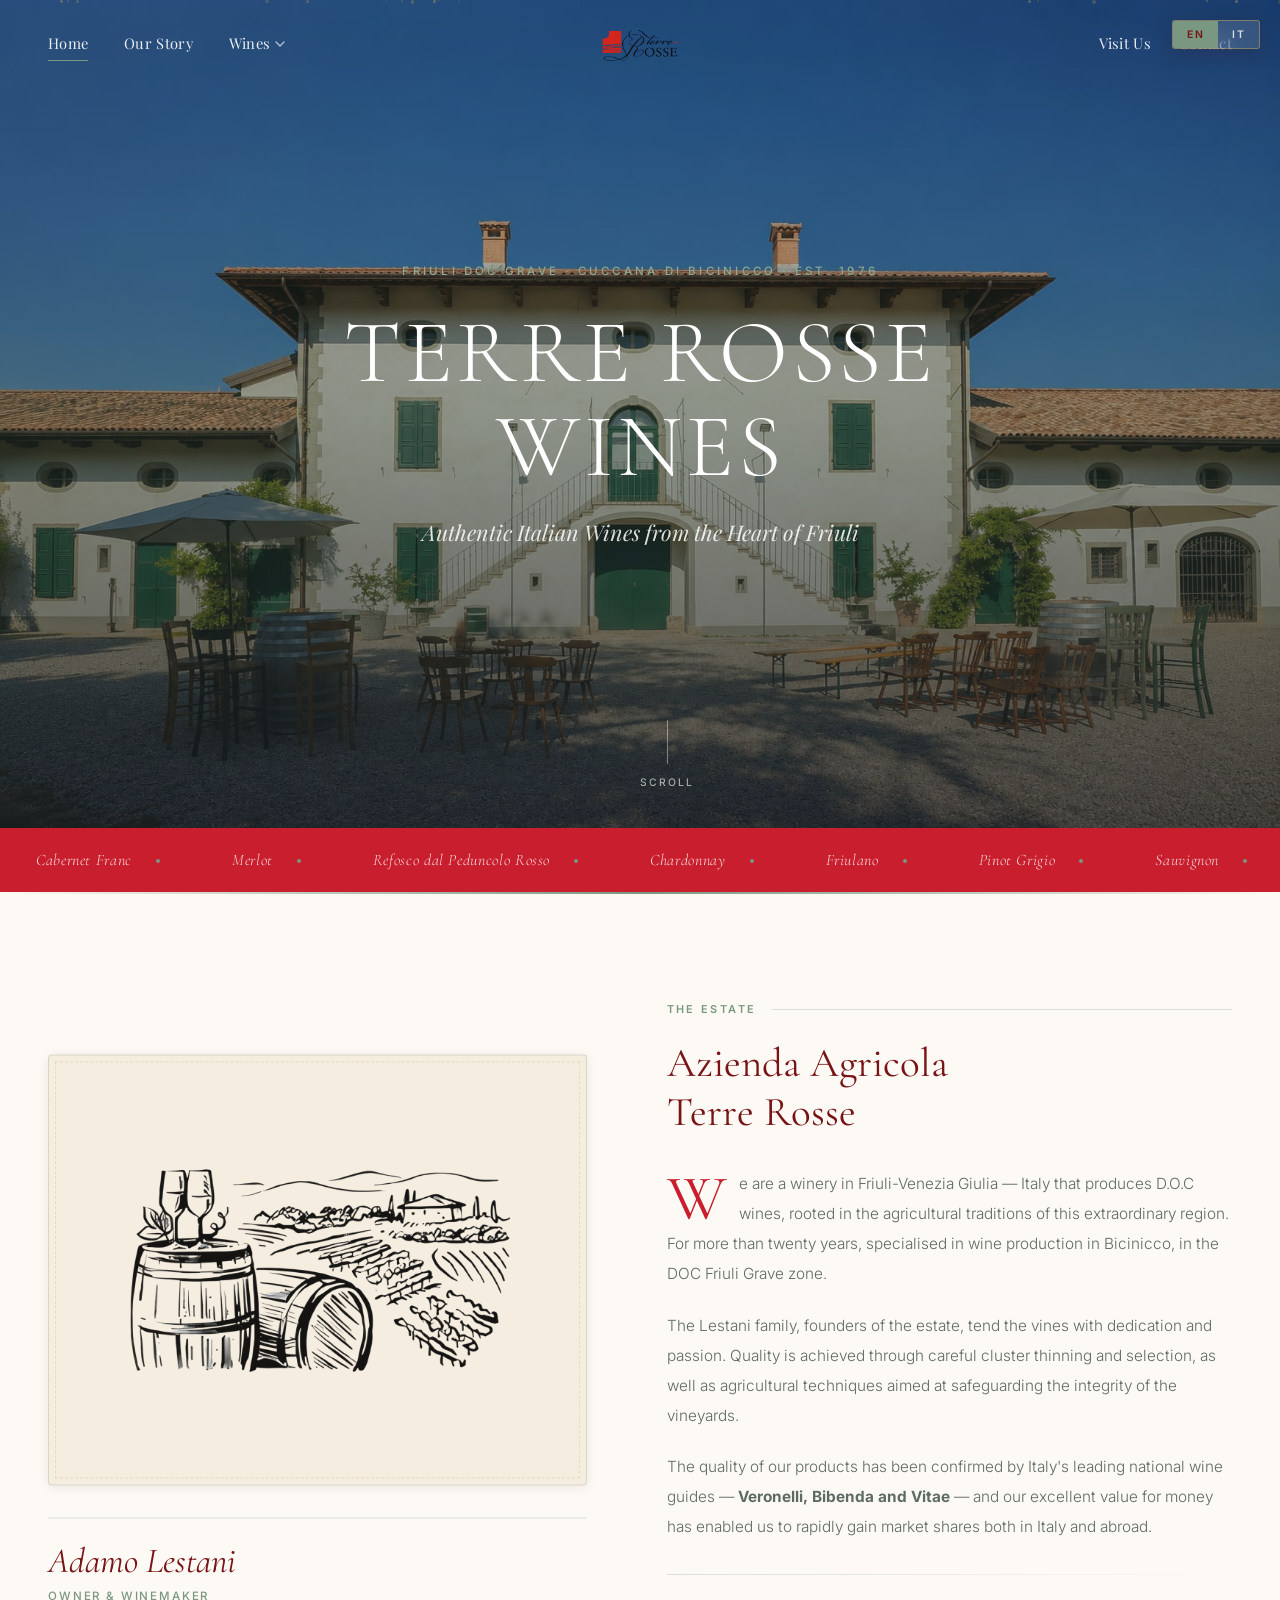
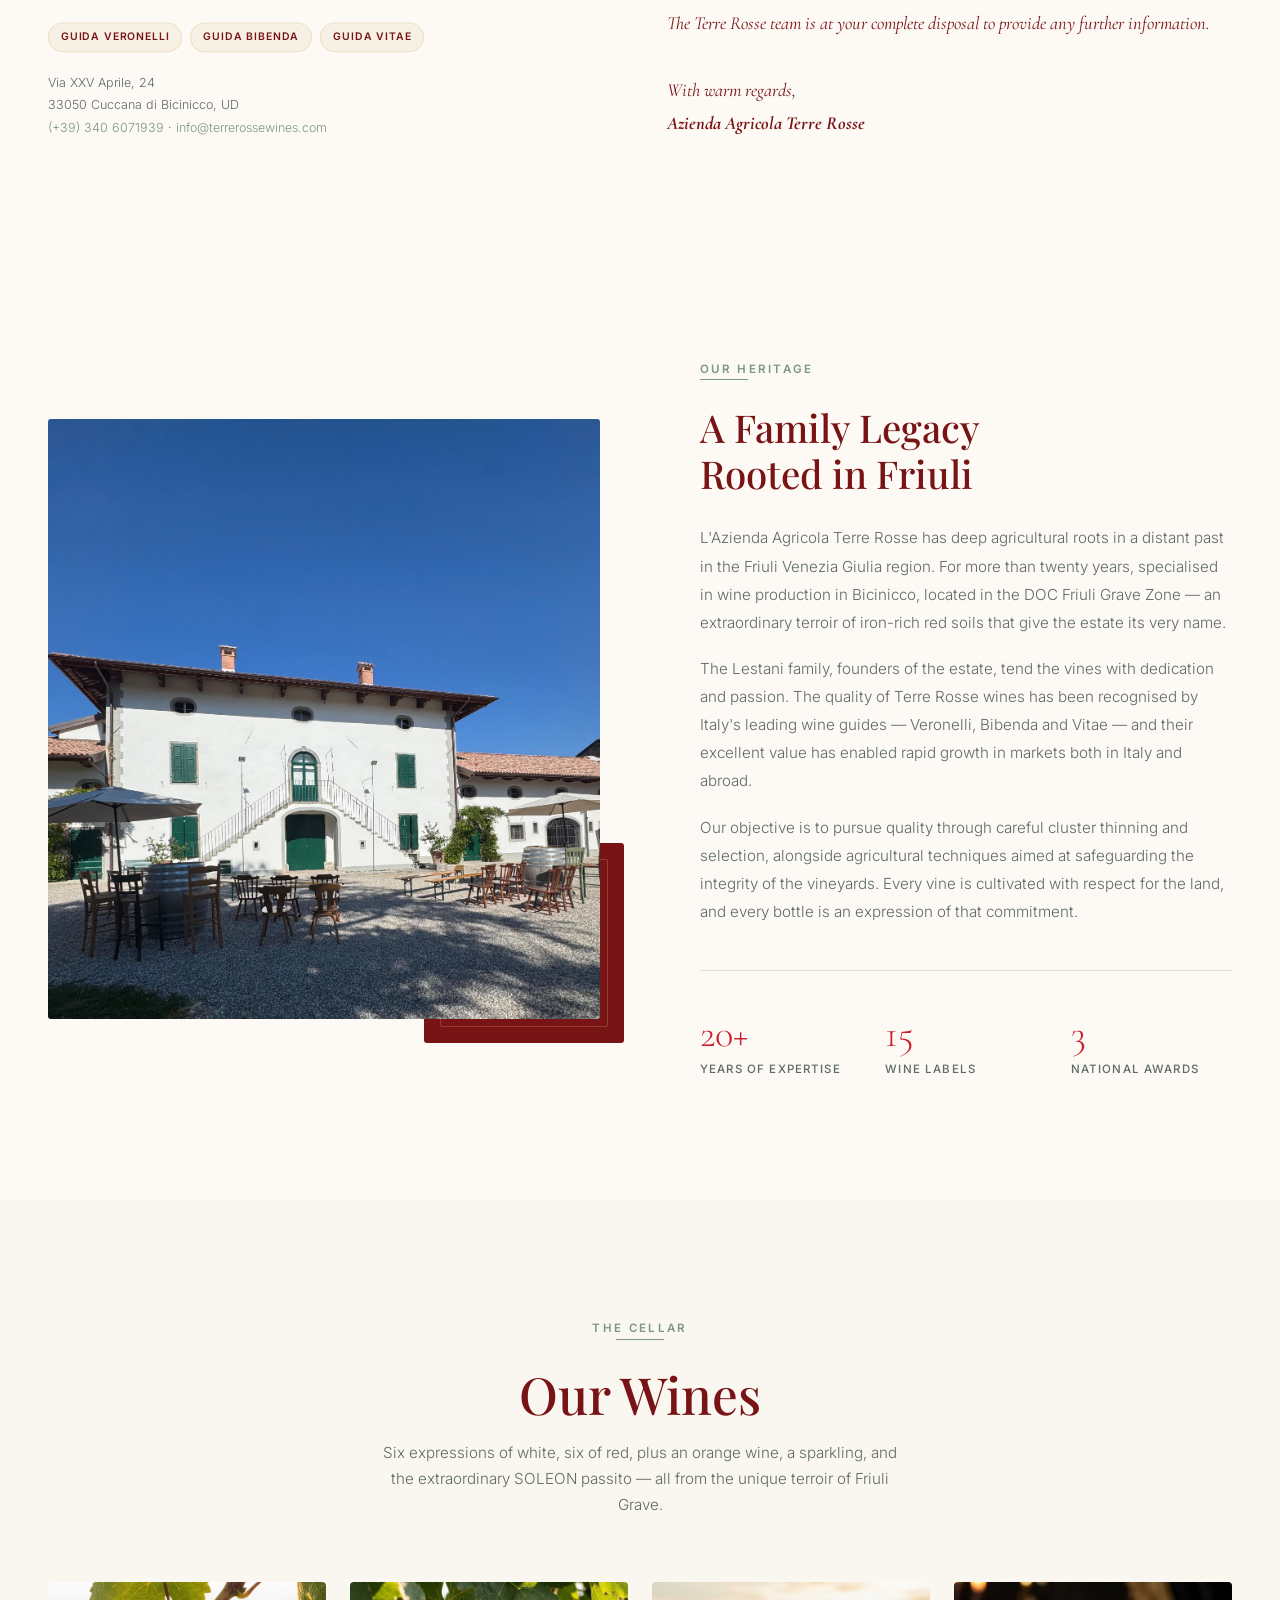
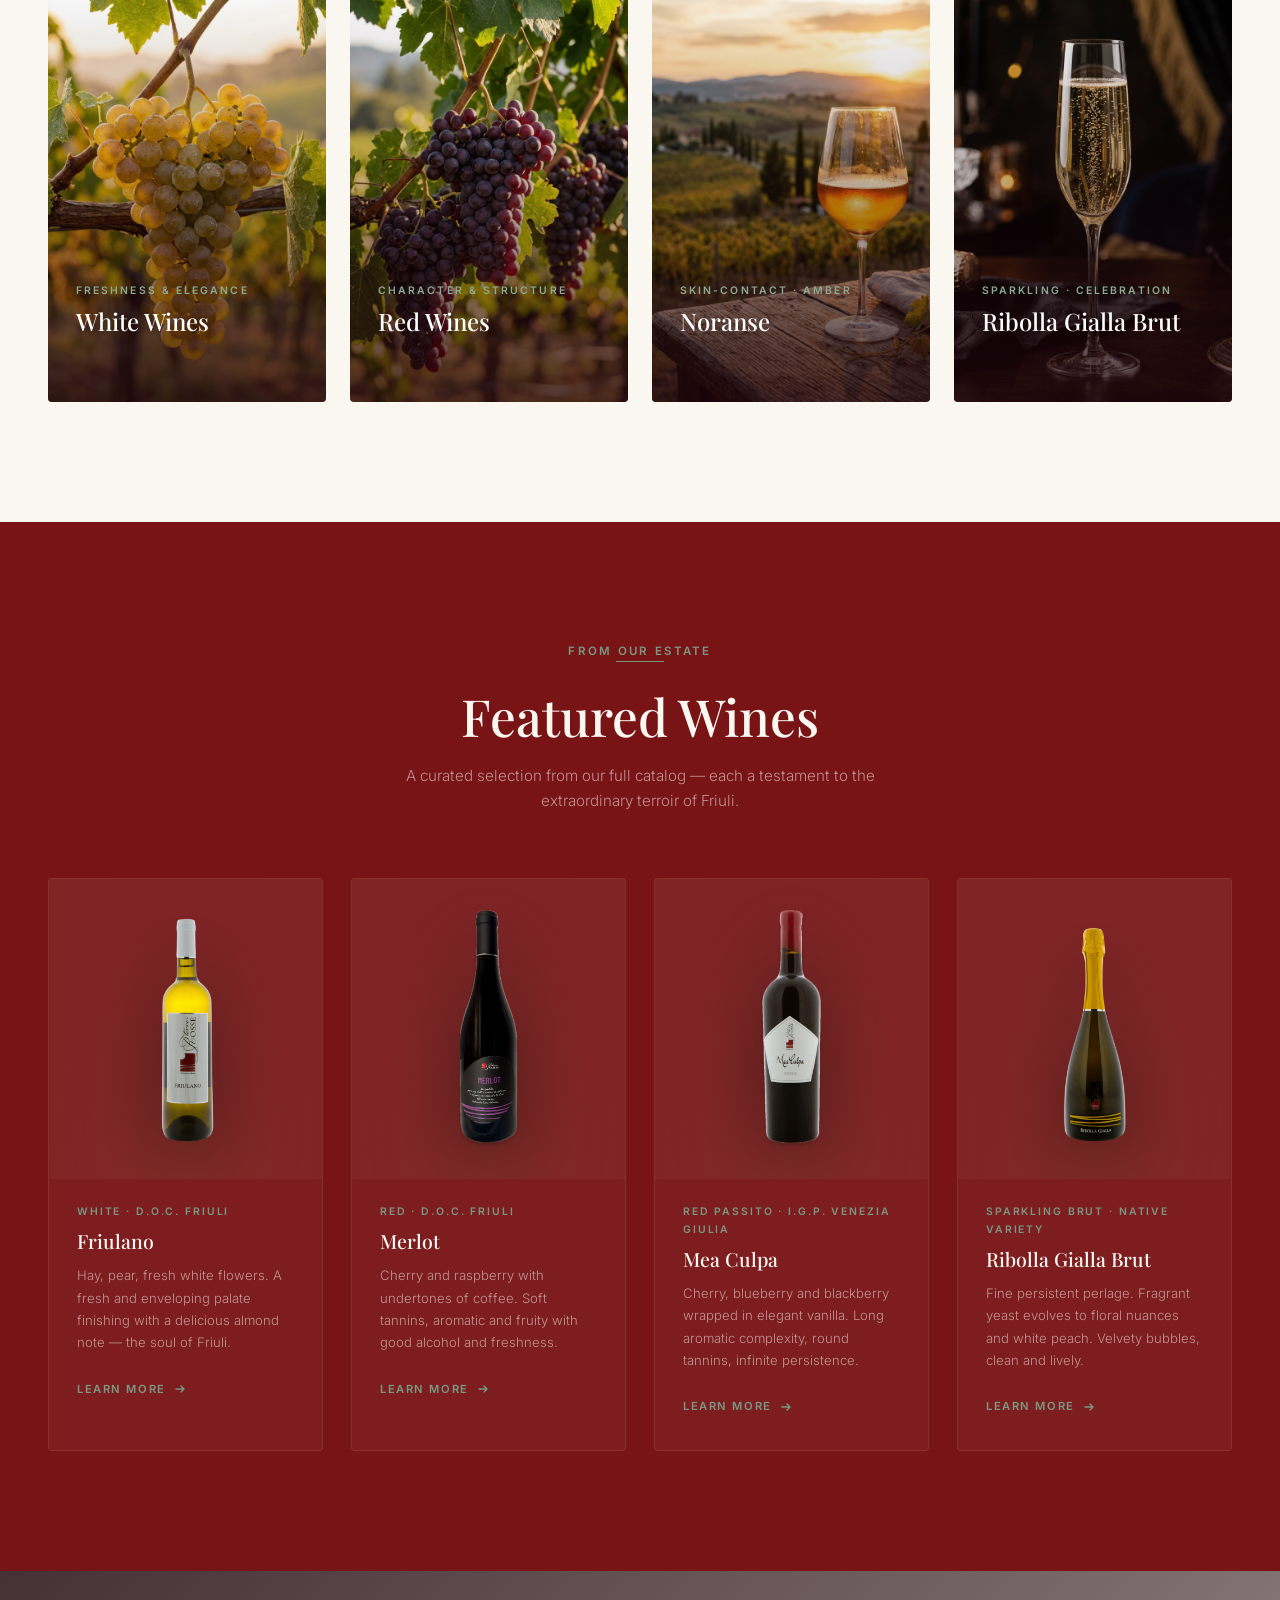
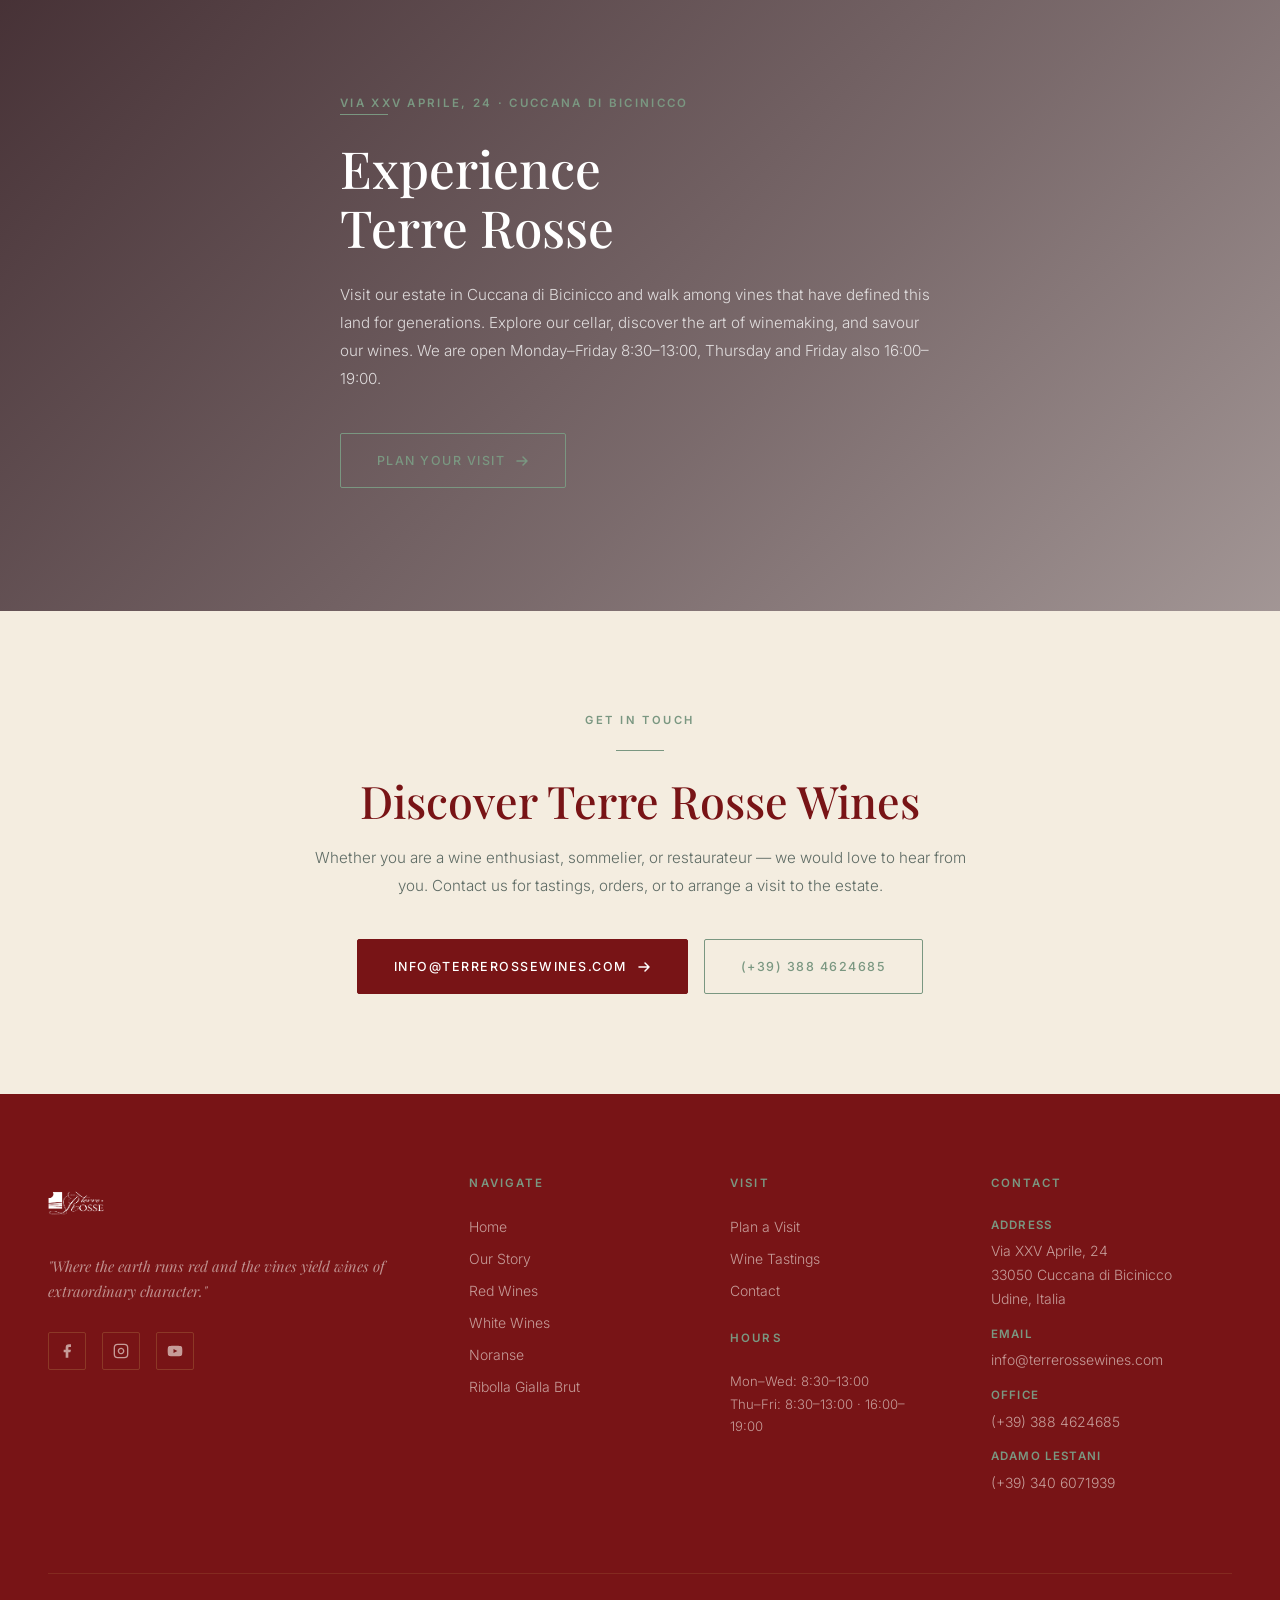
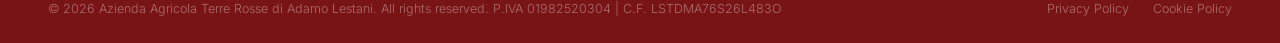
<file: index.html>
<!DOCTYPE html>
<html lang="en">
<head>
  <meta charset="UTF-8">
  <meta name="viewport" content="width=device-width, initial-scale=1.0">
  <title data-en="Terre Rosse Wines — Authentic Wines from the Heart of Friuli" data-it="Terre Rosse Wines — Vini Autentici dal Cuore del Friuli">Terre Rosse Wines — Authentic Wines from the Heart of Friuli</title>
  <meta name="description" content="Terre Rosse Wines — A family-owned winery in Cuccana di Bicinicco, Friuli DOC Grave. Producing exceptional red, white, orange and sparkling wines.">
  <meta property="og:title" content="Terre Rosse Wines — Authentic Wines from the Heart of Friuli">
  <meta property="og:type" content="website">
  <meta name="theme-color" content="#781416">
  <link rel="icon" type="image/png" href="images/logo.png">
  <link rel="stylesheet" href="styles.css">
</head>
<body>

<!-- ============================================================
     LANGUAGE TOGGLE (Fixed)
     ============================================================ -->
<div class="lang-toggle-wrap" role="group" aria-label="Language selection">
  <button class="lang-btn active" data-lang="en" aria-label="Switch to English">EN</button>
  <button class="lang-btn" data-lang="it" aria-label="Passa all'italiano">IT</button>
</div>

<!-- ============================================================
     HEADER
     ============================================================ -->
<header class="site-header" role="banner">
  <div class="header-inner">
    <nav class="nav-left" aria-label="Primary navigation left">
      <a href="index.html" class="nav-link active">
        <span data-lang="en">Home</span><span data-lang="it">Home</span>
      </a>
      <a href="#our-story" class="nav-link">
        <span data-lang="en">Our Story</span><span data-lang="it">La Nostra Storia</span>
      </a>
      <div class="wines-trigger nav-link" aria-haspopup="true" aria-expanded="false" tabindex="0">
        <span data-lang="en">Wines</span><span data-lang="it">Vini</span>
        <svg class="chevron" viewBox="0 0 10 6" fill="none" aria-hidden="true">
          <path d="M1 1L5 5L9 1" stroke="currentColor" stroke-width="1.4" stroke-linecap="round" stroke-linejoin="round"/>
        </svg>
      </div>
    </nav>
    <div class="header-logo-wrap">
      <a href="index.html" class="header-logo" aria-label="Terre Rosse Wines — Home">
        <img src="images/logo.png" alt="Terre Rosse Wines" class="header-logo-light">
        <img src="images/logo.png" alt="Terre Rosse Wines" class="header-logo-dark" style="display:none">
      </a>
    </div>
    <nav class="nav-right" aria-label="Primary navigation right">
      <a href="#visit-us" class="nav-link">
        <span data-lang="en">Visit Us</span><span data-lang="it">Visitaci</span>
      </a>
      <a href="#contact" class="nav-link">
        <span data-lang="en">Contact</span><span data-lang="it">Contatti</span>
      </a>
      <button class="mobile-toggle" aria-label="Open navigation menu" aria-expanded="false" aria-controls="mobile-drawer">
        <span></span><span></span><span></span>
      </button>
    </nav>
  </div>
</header>

<!-- Mega Menu -->
<nav class="mega-menu" id="mega-menu" role="navigation">
  <div class="mega-menu-inner">
    <div class="mega-col">
      <div class="mega-col-eyebrow"><span data-lang="en">Collection</span><span data-lang="it">Collezione</span></div>
      <div class="mega-col-title"><span data-lang="en">Red Wines</span><span data-lang="it">Vini Rossi</span></div>
      <ul class="mega-col-links">
        <li><a href="red-wines.html#cabernet-franc" class="mega-link">Cabernet Franc</a></li>
        <li><a href="red-wines.html#merlot" class="mega-link">Merlot</a></li>
        <li><a href="red-wines.html#refosco" class="mega-link">Refosco d.P.R.</a></li>
        <li><a href="red-wines.html#rosso-unami" class="mega-link">Rosso unAmì</a></li>
        <li><a href="red-wines.html#mea-culpa" class="mega-link">Mea Culpa</a></li>
        <li><a href="red-wines.html#vinea-mea-electa" class="mega-link">Vinea Mea Electa</a></li>
      </ul>
    </div>
    <div class="mega-col">
      <div class="mega-col-eyebrow"><span data-lang="en">Collection</span><span data-lang="it">Collezione</span></div>
      <div class="mega-col-title"><span data-lang="en">White Wines</span><span data-lang="it">Vini Bianchi</span></div>
      <ul class="mega-col-links">
        <li><a href="white-wines.html#chardonnay" class="mega-link">Chardonnay</a></li>
        <li><a href="white-wines.html#friulano" class="mega-link">Friulano</a></li>
        <li><a href="white-wines.html#pinot-grigio" class="mega-link">Pinot Grigio</a></li>
        <li><a href="white-wines.html#sauvignon" class="mega-link">Sauvignon</a></li>
        <li><a href="white-wines.html#traminer" class="mega-link">Traminer Aromatico</a></li>
        <li><a href="white-wines.html#ribolla-gialla" class="mega-link">Ribolla Gialla</a></li>
      </ul>
    </div>
    <div class="mega-col">
      <div class="mega-col-eyebrow"><span data-lang="en">Specialties</span><span data-lang="it">Specialità</span></div>
      <div class="mega-col-title"><span data-lang="en">Sparkling &amp; Sweet</span><span data-lang="it">Spumanti &amp; Dolci</span></div>
      <ul class="mega-col-links">
        <li><a href="white-wines.html#noranse" class="mega-link">Noranse <span class="badge badge--orange">Orange</span></a></li>
        <li><a href="white-wines.html#soleon" class="mega-link">SOLEON <span class="badge badge--gold">Passito</span></a></li>
        <li><a href="white-wines.html#ribolla-brut" class="mega-link">Ribolla Gialla Brut <span class="badge badge--sparkling">Sparkling</span></a></li>
      </ul>
      <a href="index.html#visit-us" class="mega-cta-link">
        <span data-lang="en">Book a tasting</span><span data-lang="it">Prenota una degustazione</span>
        <svg viewBox="0 0 12 12" fill="none"><path d="M2 6H10M7 3L10 6L7 9" stroke="currentColor" stroke-width="1.4" stroke-linecap="round" stroke-linejoin="round"/></svg>
      </a>
    </div>
    <div class="mega-col mega-col--featured">
      <div class="mega-featured-card">
        <div class="mega-featured-img">
          <img src="images/wines/vinea_mea_electa.png" alt="Vinea Mea Electa">
        </div>
        <div class="mega-featured-details">
          <div class="mega-col-eyebrow"><span data-lang="en">Flagship</span><span data-lang="it">Vino di Punta</span></div>
          <div class="mega-featured-title">Vinea Mea Electa</div>
          <p class="mega-featured-desc">
            <span data-lang="en">Complex structure and infinite persistence.</span>
            <span data-lang="it">Struttura complessa e persistenza infinita.</span>
          </p>
          <a href="red-wines.html#vinea-mea-electa" class="mega-cta-link" style="margin-top: 0;">
            <span data-lang="en">Explore</span><span data-lang="it">Scopri</span>
            <svg viewBox="0 0 12 12" fill="none"><path d="M2 6H10M7 3L10 6L7 9" stroke="currentColor" stroke-width="1.4" stroke-linecap="round" stroke-linejoin="round"/></svg>
          </a>
        </div>
      </div>
    </div>
  </div>
</nav>

<!-- Mobile Overlay & Drawer -->
<div class="mobile-overlay" id="mobile-overlay" aria-hidden="true"></div>
<nav class="mobile-drawer" id="mobile-drawer" aria-label="Mobile navigation">
  <div class="mobile-drawer-head">
    <img src="images/logo.png" alt="Terre Rosse Wines">
    <button class="mobile-close" aria-label="Close navigation">&times;</button>
  </div>
  <div class="mobile-nav">
    <a href="index.html" class="mobile-nav-item"><span data-lang="en">Home</span><span data-lang="it">Home</span></a>
    <a href="#our-story" class="mobile-nav-item"><span data-lang="en">Our Story</span><span data-lang="it">La Nostra Storia</span></a>
    <div class="mobile-nav-item" style="color:var(--gold);font-size:0.72rem;letter-spacing:0.15em;text-transform:uppercase;font-family:var(--font-sans);padding-top:20px;">
      <span data-lang="en">Wines</span><span data-lang="it">Vini</span>
    </div>
    <div class="mobile-nav-sub">
      <a href="red-wines.html" class="mobile-nav-sub-item"><span data-lang="en">Red Wines</span><span data-lang="it">Vini Rossi</span></a>
      <a href="white-wines.html" class="mobile-nav-sub-item"><span data-lang="en">White Wines</span><span data-lang="it">Vini Bianchi</span></a>
      <a href="white-wines.html#noranse" class="mobile-nav-sub-item">Noranse (Orange Wine)</a>
      <a href="white-wines.html#ribolla-brut" class="mobile-nav-sub-item">Ribolla Gialla Brut</a>
      <a href="white-wines.html#soleon" class="mobile-nav-sub-item">SOLEON (Passito)</a>
    </div>
    <a href="#visit-us" class="mobile-nav-item"><span data-lang="en">Visit Us</span><span data-lang="it">Visitaci</span></a>
    <a href="#contact" class="mobile-nav-item"><span data-lang="en">Contact</span><span data-lang="it">Contatti</span></a>
    <!-- Mobile lang toggle -->
    <div style="padding: 20px 32px; display:flex; gap:10px;">
      <button class="lang-btn" data-lang="en" style="border:1px solid var(--border-color);border-radius:2px;color:var(--mid-gray);flex:1;padding:10px;font-size:0.75rem;letter-spacing:0.1em;">EN</button>
      <button class="lang-btn" data-lang="it" style="border:1px solid var(--border-color);border-radius:2px;color:var(--mid-gray);flex:1;padding:10px;font-size:0.75rem;letter-spacing:0.1em;">IT</button>
    </div>
  </div>
</nav>

<main id="main-content">

<!-- ============================================================
     HERO
     ============================================================ -->
<section class="hero" aria-label="Hero">
  <div class="hero-slides">
    <div class="hero-slide active" style="background-image:url('images/heropagebackground.png');"></div>
    <div class="hero-slide">
      <video id="hero-vid" src="images/housevideo.mp4" muted playsinline preload="auto"></video>
    </div>
    <div class="hero-slide" style="background-image:url('images/vinepicture.jpeg');"></div>
  </div>
  <div class="hero-bg-overlay-js" aria-hidden="true"></div>
  <div class="hero-particles" aria-hidden="true"></div>
  <div class="hero-content">
    <p class="hero-eyebrow">
      <span data-lang="en">Friuli DOC Grave · Cuccana di Bicinicco · Est. 1976</span>
      <span data-lang="it">Friuli DOC Grave · Cuccana di Bicinicco · Dal 1976</span>
    </p>
    <h1 class="hero-title">Terre Rosse<br>Wines</h1>
    <p class="hero-subtitle">
      <span data-lang="en">Authentic Italian Wines from the Heart of Friuli</span>
      <span data-lang="it">Vini Italiani Autentici dal Cuore del Friuli</span>
    </p>
  </div>
  <div class="hero-scroll" aria-hidden="true">
    <div class="scroll-line"></div>
    <span><span data-lang="en">Scroll</span><span data-lang="it">Scorri</span></span>
  </div>
</section>

<!-- ============================================================
     MARQUEE BAND
     ============================================================ -->
<div class="marquee-band" aria-hidden="true">
  <div class="marquee-track">
    <span class="marquee-item">Cabernet Franc <span class="marquee-dot"></span></span>
    <span class="marquee-item">Merlot <span class="marquee-dot"></span></span>
    <span class="marquee-item">Refosco dal Peduncolo Rosso <span class="marquee-dot"></span></span>
    <span class="marquee-item">Chardonnay <span class="marquee-dot"></span></span>
    <span class="marquee-item">Friulano <span class="marquee-dot"></span></span>
    <span class="marquee-item">Pinot Grigio <span class="marquee-dot"></span></span>
    <span class="marquee-item">Sauvignon <span class="marquee-dot"></span></span>
    <span class="marquee-item">Traminer Aromatico <span class="marquee-dot"></span></span>
    <span class="marquee-item">Ribolla Gialla <span class="marquee-dot"></span></span>
    <span class="marquee-item">Noranse <span class="marquee-dot"></span></span>
    <span class="marquee-item">Mea Culpa <span class="marquee-dot"></span></span>
    <span class="marquee-item">Vinea Mea Electa <span class="marquee-dot"></span></span>
    <span class="marquee-item">Rosso unAmì <span class="marquee-dot"></span></span>
    <span class="marquee-item">SOLEON <span class="marquee-dot"></span></span>
  </div>
</div>

<!-- ============================================================
     INTRO LETTER
     ============================================================ -->
<section class="intro-letter" id="intro">
  <div class="container">
    <div class="intro-letter-grid">

      <!-- Left: sticky meta panel -->
      <div class="intro-letter-meta">
        <!-- Sketch Container -->
        <div class="intro-sketch-wrap reveal">
          <img src="images/hs.png" alt="Terre Rosse Estate Sketch" class="intro-sketch">
        </div>

        <!-- Signature & Meta -->
        <div class="intro-letter-sig reveal reveal-delay-1">
          <div class="intro-sig-name">Adamo Lestani</div>
          <div class="intro-sig-role">
            <span data-lang="en">Owner &amp; Winemaker</span>
            <span data-lang="it">Titolare &amp; Enologo</span>
          </div>
          
          <div class="intro-awards-mini">
            <span class="intro-award-badge">Guida Veronelli</span>
            <span class="intro-award-badge">Guida Bibenda</span>
            <span class="intro-award-badge">Guida Vitae</span>
          </div>

          <div class="intro-contact-info">
            Via XXV Aprile, 24<br>
            33050 Cuccana di Bicinicco, UD<br>
            <a href="tel:+393406071939">(+39) 340 6071939</a> · 
            <a href="mailto:info@terrerossewines.com">info@terrerossewines.com</a>
          </div>
        </div>
      </div>

      <!-- Right: letter body -->
      <div class="intro-letter-body">

        <!-- Italian version -->
        <div data-lang-block="it">
          <div class="intro-letter-eyebrow">L'Azienda</div>
          <h2 class="intro-letter-headline reveal">Azienda Agricola<br>Terre Rosse</h2>
          <p class="intro-letter-p reveal reveal-delay-1">
            L'Azienda Agricola Terre Rosse affonda le proprie radici agricole in un lontano passato nella regione Friuli Venezia Giulia. Da vent'anni specializzata nella produzione di vino in Bicinicco, località situata nella Zona DOC Friuli Grave.
          </p>
          <p class="intro-letter-p reveal reveal-delay-2">
            I membri della famiglia Lestani, fondatori dell'Azienda, si prendono cura delle viti con dedizione e passione per realizzare un vino di qualità; questo è ottenuto grazie ad un attento diradamento e selezione dei grappoli, nonché a tecniche agronomiche finalizzate alla conservazione e all'integrità dei vigneti.
          </p>
          <p class="intro-letter-p reveal reveal-delay-3">
            La qualità dei prodotti di Terre Rosse è stata riconosciuta dalle principali guide di vini nazionali — <strong>Veronelli, Bibenda, Vitae</strong> — e l'ottimo rapporto qualità prezzo le ha permesso di conquistare rapidamente fette di mercato sia in Italia che all'Estero.
          </p>
          <div class="intro-letter-divider reveal"></div>
          <p class="intro-letter-closing reveal reveal-delay-1">
            Lo Staff di Terre Rosse è a Vostra completa disposizione per fornirvi qualsiasi ulteriore informazione.<br><br>
            Cordiali saluti,<br>
            <strong>Azienda Agricola Terre Rosse</strong>
          </p>
        </div>

        <!-- English version -->
        <div data-lang-block="en">
          <div class="intro-letter-eyebrow">The Estate</div>
          <h2 class="intro-letter-headline reveal">Azienda Agricola<br>Terre Rosse</h2>
          <p class="intro-letter-p reveal reveal-delay-1">
            We are a winery in Friuli-Venezia Giulia — Italy that produces D.O.C wines, rooted in the agricultural traditions of this extraordinary region. For more than twenty years, specialised in wine production in Bicinicco, in the DOC Friuli Grave zone.
          </p>
          <p class="intro-letter-p reveal reveal-delay-2">
            The Lestani family, founders of the estate, tend the vines with dedication and passion. Quality is achieved through careful cluster thinning and selection, as well as agricultural techniques aimed at safeguarding the integrity of the vineyards.
          </p>
          <p class="intro-letter-p reveal reveal-delay-3">
            The quality of our products has been confirmed by Italy's leading national wine guides — <strong>Veronelli, Bibenda and Vitae</strong> — and our excellent value for money has enabled us to rapidly gain market shares both in Italy and abroad.
          </p>
          <div class="intro-letter-divider reveal"></div>
          <p class="intro-letter-closing reveal reveal-delay-1">
            The Terre Rosse team is at your complete disposal to provide any further information.<br><br>
            With warm regards,<br>
            <strong>Azienda Agricola Terre Rosse</strong>
          </p>
        </div>

      </div>
    </div>
  </div>
</section>

<!-- ============================================================
     HERITAGE
     ============================================================ -->
<section class="heritage" id="our-story">
  <div class="container">
    <div class="heritage-grid">
      <div class="heritage-img-wrap reveal-left">
        <img src="images/heritage.jpg" alt="Terre Rosse winery" class="heritage-img">
        <div class="heritage-img-accent"></div>
      </div>
      <div class="heritage-content">
        <p class="t-eyebrow reveal">
          <span data-lang="en">Our Heritage</span><span data-lang="it">La Nostra Storia</span>
        </p>
        <div class="gold-line reveal reveal-delay-1"></div>
        <h2 class="heritage-title reveal reveal-delay-1">
          <span data-lang="en">A Family Legacy<br>Rooted in Friuli</span>
          <span data-lang="it">Un'Eredità Familiare<br>Radicata nel Friuli</span>
        </h2>
        <p class="heritage-text reveal reveal-delay-2">
          <span data-lang="en">L'Azienda Agricola Terre Rosse has deep agricultural roots in a distant past in the Friuli Venezia Giulia region. For more than twenty years, specialised in wine production in Bicinicco, located in the DOC Friuli Grave Zone — an extraordinary terroir of iron-rich red soils that give the estate its very name.</span>
          <span data-lang="it">L'Azienda Agricola Terre Rosse affonda le proprie radici agricole in un lontano passato nella regione Friuli Venezia Giulia. Da vent'anni specializzata nella produzione di vino in Bicinicco, nella Zona DOC Friuli Grave — un terroir straordinario di suoli rossi ricchi di ferro che danno all'azienda il suo stesso nome.</span>
        </p>
        <p class="heritage-text reveal reveal-delay-2">
          <span data-lang="en">The Lestani family, founders of the estate, tend the vines with dedication and passion. The quality of Terre Rosse wines has been recognised by Italy's leading wine guides — Veronelli, Bibenda and Vitae — and their excellent value has enabled rapid growth in markets both in Italy and abroad.</span>
          <span data-lang="it">I membri della famiglia Lestani, fondatori dell'Azienda, si prendono cura delle viti con dedizione e passione. La qualità dei prodotti è stata riconosciuta dalle principali guide di vini nazionali — Veronelli, Bibenda e Vitae — e l'ottimo rapporto qualità-prezzo le ha permesso di conquistare mercati in Italia e all'Estero.</span>
        </p>
        <p class="heritage-text reveal reveal-delay-3">
          <span data-lang="en">Our objective is to pursue quality through careful cluster thinning and selection, alongside agricultural techniques aimed at safeguarding the integrity of the vineyards. Every vine is cultivated with respect for the land, and every bottle is an expression of that commitment.</span>
          <span data-lang="it">Il nostro obiettivo è perseguire la qualità attraverso un attento diradamento e selezione dei grappoli, nonché tecniche agronomiche finalizzate alla conservazione e all'integrità dei vigneti. Ogni vite è coltivata con rispetto per la terra, e ogni bottiglia è espressione di questo impegno.</span>
        </p>
        <div class="heritage-stats reveal reveal-delay-3">
          <div class="stat-item">
            <div class="stat-num">
              <span class="count-up" data-target="20" data-suffix="+">20+</span>
            </div>
            <div class="stat-label">
              <span data-lang="en">Years of Expertise</span><span data-lang="it">Anni di Esperienza</span>
            </div>
          </div>
          <div class="stat-item">
            <div class="stat-num">
              <span class="count-up" data-target="15" data-suffix="">15</span>
            </div>
            <div class="stat-label">
              <span data-lang="en">Wine Labels</span><span data-lang="it">Etichette</span>
            </div>
          </div>
          <div class="stat-item">
            <div class="stat-num">
              <span class="count-up" data-target="3" data-suffix="">3</span>
            </div>
            <div class="stat-label">
              <span data-lang="en">National Awards</span><span data-lang="it">Premi Nazionali</span>
            </div>
          </div>
        </div>
      </div>
    </div>
  </div>
</section>

<!-- ============================================================
     COLLECTION
     ============================================================ -->
<section class="collection" id="collection">
  <div class="container">
    <div class="section-head">
      <p class="t-eyebrow reveal">
        <span data-lang="en">The Cellar</span><span data-lang="it">La Cantina</span>
      </p>
      <div class="gold-line gold-line--center reveal reveal-delay-1"></div>
      <h2 class="section-title reveal reveal-delay-1">
        <span data-lang="en">Our Wines</span><span data-lang="it">I Nostri Vini</span>
      </h2>
      <p class="section-subtitle reveal reveal-delay-2">
        <span data-lang="en">Six expressions of white, six of red, plus an orange wine, a sparkling, and the extraordinary SOLEON passito — all from the unique terroir of Friuli Grave.</span>
        <span data-lang="it">Sei bianchi, sei rossi, più un vino arancio, uno spumante e lo straordinario passito SOLEON — tutti dall'unico terroir del Friuli Grave.</span>
      </p>
    </div>
    <div class="collection-grid">
      <a href="white-wines.html" class="collection-card reveal reveal-delay-1">
        <div class="collection-card-bg" style="background-image:url('images/category-white.jpg');"></div>
        <div class="collection-card-overlay"></div>
        <div class="collection-card-content">
          <div class="collection-card-type"><span data-lang="en">Freshness &amp; Elegance</span><span data-lang="it">Freschezza &amp; Eleganza</span></div>
          <div class="collection-card-title"><span data-lang="en">White Wines</span><span data-lang="it">Vini Bianchi</span></div>
          <div class="collection-card-cta">
            <span data-lang="en">Explore</span><span data-lang="it">Scopri</span>
            <svg viewBox="0 0 12 12" fill="none"><path d="M2 6H10M7 3L10 6L7 9" stroke="currentColor" stroke-width="1.4" stroke-linecap="round" stroke-linejoin="round"/></svg>
          </div>
        </div>
      </a>
      <a href="red-wines.html" class="collection-card reveal reveal-delay-2">
        <div class="collection-card-bg" style="background-image:url('images/category-red.jpg');"></div>
        <div class="collection-card-overlay"></div>
        <div class="collection-card-content">
          <div class="collection-card-type"><span data-lang="en">Character &amp; Structure</span><span data-lang="it">Carattere &amp; Struttura</span></div>
          <div class="collection-card-title"><span data-lang="en">Red Wines</span><span data-lang="it">Vini Rossi</span></div>
          <div class="collection-card-cta">
            <span data-lang="en">Explore</span><span data-lang="it">Scopri</span>
            <svg viewBox="0 0 12 12" fill="none"><path d="M2 6H10M7 3L10 6L7 9" stroke="currentColor" stroke-width="1.4" stroke-linecap="round" stroke-linejoin="round"/></svg>
          </div>
        </div>
      </a>
      <a href="white-wines.html#noranse" class="collection-card reveal reveal-delay-3">
        <div class="collection-card-bg" style="background-image:url('images/category-orange.jpg');"></div>
        <div class="collection-card-overlay"></div>
        <div class="collection-card-content">
          <div class="collection-card-type"><span data-lang="en">Skin-Contact · Amber</span><span data-lang="it">Macerato · Ambrato</span></div>
          <div class="collection-card-title">Noranse</div>
          <div class="collection-card-cta">
            <span data-lang="en">Discover</span><span data-lang="it">Scopri</span>
            <svg viewBox="0 0 12 12" fill="none"><path d="M2 6H10M7 3L10 6L7 9" stroke="currentColor" stroke-width="1.4" stroke-linecap="round" stroke-linejoin="round"/></svg>
          </div>
        </div>
      </a>
      <a href="white-wines.html#ribolla-brut" class="collection-card reveal reveal-delay-4">
        <div class="collection-card-bg" style="background-image:url('images/category-sparkling.jpg');"></div>
        <div class="collection-card-overlay"></div>
        <div class="collection-card-content">
          <div class="collection-card-type"><span data-lang="en">Sparkling · Celebration</span><span data-lang="it">Spumante · Festivo</span></div>
          <div class="collection-card-title">Ribolla Gialla Brut</div>
          <div class="collection-card-cta">
            <span data-lang="en">Discover</span><span data-lang="it">Scopri</span>
            <svg viewBox="0 0 12 12" fill="none"><path d="M2 6H10M7 3L10 6L7 9" stroke="currentColor" stroke-width="1.4" stroke-linecap="round" stroke-linejoin="round"/></svg>
          </div>
        </div>
      </a>
    </div>
  </div>
</section>

<!-- ============================================================
     FEATURED WINES (from PDF catalog)
     ============================================================ -->
<section class="featured-wines">
  <div class="container">
    <div class="section-head">
      <p class="t-eyebrow reveal">
        <span data-lang="en">From Our Estate</span><span data-lang="it">Dalla Nostra Azienda</span>
      </p>
      <div class="gold-line gold-line--center reveal reveal-delay-1"></div>
      <h2 class="section-title reveal reveal-delay-1">
        <span data-lang="en">Featured Wines</span><span data-lang="it">Vini in Evidenza</span>
      </h2>
      <p class="section-subtitle reveal reveal-delay-2">
        <span data-lang="en">A curated selection from our full catalog — each a testament to the extraordinary terroir of Friuli.</span>
        <span data-lang="it">Una selezione dalla nostra gamma completa — ognuno espressione dell'eccezionale terroir friulano.</span>
      </p>
    </div>
    <div class="wines-track">

      <!-- Friulano -->
      <div class="wine-card reveal reveal-delay-1">
        <div class="wine-card-img-wrap">
          <img src="images/wines/Friulano.png" alt="Friulano" class="wine-card-bottle">
        </div>
        <div class="wine-card-body">
          <div class="wine-card-variety">
            <span data-lang="en">White · D.O.C. Friuli</span><span data-lang="it">Bianco · D.O.C. Friuli</span>
          </div>
          <h3 class="wine-card-name">Friulano</h3>
          <p class="wine-card-note">
            <span data-lang="en">Hay, pear, fresh white flowers. A fresh and enveloping palate finishing with a delicious almond note — the soul of Friuli.</span>
            <span data-lang="it">Fieno, pera, fiori bianchi freschi. Fresco e avvolgente al palato con una deliziosa chiusura di mandorla — l'anima del Friuli.</span>
          </p>
          <a href="white-wines.html#friulano" class="wine-card-link">
            <span data-lang="en">Learn More</span><span data-lang="it">Scopri</span>
            <svg viewBox="0 0 12 12" fill="none"><path d="M2 6H10M7 3L10 6L7 9" stroke="currentColor" stroke-width="1.4" stroke-linecap="round" stroke-linejoin="round"/></svg>
          </a>
        </div>
      </div>

      <!-- Merlot -->
      <div class="wine-card reveal reveal-delay-2">
        <div class="wine-card-img-wrap">
          <img src="images/wines/merlot.png" alt="Merlot" class="wine-card-bottle">
        </div>
        <div class="wine-card-body">
          <div class="wine-card-variety">
            <span data-lang="en">Red · D.O.C. Friuli</span><span data-lang="it">Rosso · D.O.C. Friuli</span>
          </div>
          <h3 class="wine-card-name">Merlot</h3>
          <p class="wine-card-note">
            <span data-lang="en">Cherry and raspberry with undertones of coffee. Soft tannins, aromatic and fruity with good alcohol and freshness.</span>
            <span data-lang="it">Ciliegia e lampone con sottofondo di caffè. Tannini morbidi, aromatico e fruttato con buona alcolicità e freschezza.</span>
          </p>
          <a href="red-wines.html#merlot" class="wine-card-link">
            <span data-lang="en">Learn More</span><span data-lang="it">Scopri</span>
            <svg viewBox="0 0 12 12" fill="none"><path d="M2 6H10M7 3L10 6L7 9" stroke="currentColor" stroke-width="1.4" stroke-linecap="round" stroke-linejoin="round"/></svg>
          </a>
        </div>
      </div>

      <!-- Mea Culpa -->
      <div class="wine-card reveal reveal-delay-3">
        <div class="wine-card-img-wrap">
          <img src="images/wines/mea_culpa.png" alt="Mea Culpa" class="wine-card-bottle">
        </div>
        <div class="wine-card-body">
          <div class="wine-card-variety">
            <span data-lang="en">Red Passito · I.G.P. Venezia Giulia</span><span data-lang="it">Rosso Passito · I.G.P. Venezia Giulia</span>
          </div>
          <h3 class="wine-card-name">Mea Culpa</h3>
          <p class="wine-card-note">
            <span data-lang="en">Cherry, blueberry and blackberry wrapped in elegant vanilla. Long aromatic complexity, round tannins, infinite persistence.</span>
            <span data-lang="it">Ciliegia, mirtillo e mora avvolti in elegante vaniglia. Lunghissima complessità aromatica, tannini rotondi, persistenza infinita.</span>
          </p>
          <a href="red-wines.html#mea-culpa" class="wine-card-link">
            <span data-lang="en">Learn More</span><span data-lang="it">Scopri</span>
            <svg viewBox="0 0 12 12" fill="none"><path d="M2 6H10M7 3L10 6L7 9" stroke="currentColor" stroke-width="1.4" stroke-linecap="round" stroke-linejoin="round"/></svg>
          </a>
        </div>
      </div>

      <!-- Ribolla Gialla Brut -->
      <div class="wine-card reveal reveal-delay-4">
        <div class="wine-card-img-wrap">
          <img src="images/wines/Ribolla_Gialla_Bollicine.png" alt="Ribolla Gialla Brut" class="wine-card-bottle">
        </div>
        <div class="wine-card-body">
          <div class="wine-card-variety">
            <span data-lang="en">Sparkling Brut · Native Variety</span><span data-lang="it">Spumante Brut · Vitigno Autoctono</span>
          </div>
          <h3 class="wine-card-name">Ribolla Gialla Brut</h3>
          <p class="wine-card-note">
            <span data-lang="en">Fine persistent perlage. Fragrant yeast evolves to floral nuances and white peach. Velvety bubbles, clean and lively.</span>
            <span data-lang="it">Perlage fine e persistente. Lievito fragrante evolve verso sfumature floreali e pesca bianca. Bollicine vellutate, pulite e vivaci.</span>
          </p>
          <a href="white-wines.html#ribolla-brut" class="wine-card-link">
            <span data-lang="en">Learn More</span><span data-lang="it">Scopri</span>
            <svg viewBox="0 0 12 12" fill="none"><path d="M2 6H10M7 3L10 6L7 9" stroke="currentColor" stroke-width="1.4" stroke-linecap="round" stroke-linejoin="round"/></svg>
          </a>
        </div>
      </div>

    </div>
  </div>
</section>

<!-- ============================================================
     EXPERIENCE
     ============================================================ -->
<section class="experience" id="visit-us">
  <div class="experience-bg" style="background-image:url('https://images.unsplash.com/photo-1510812431401-41d2bd2722f3?w=1920&q=85&auto=format&fit=crop');"></div>
  <div class="container">
    <div class="experience-content">
      <p class="t-eyebrow reveal">
        <span data-lang="en">Via XXV Aprile, 24 · Cuccana di Bicinicco</span>
        <span data-lang="it">Via XXV Aprile, 24 · Cuccana di Bicinicco</span>
      </p>
      <div class="gold-line reveal reveal-delay-1"></div>
      <h2 class="experience-title reveal reveal-delay-1">
        <span data-lang="en">Experience<br>Terre Rosse</span>
        <span data-lang="it">Vivi<br>Terre Rosse</span>
      </h2>
      <p class="experience-text reveal reveal-delay-2">
        <span data-lang="en">Visit our estate in Cuccana di Bicinicco and walk among vines that have defined this land for generations. Explore our cellar, discover the art of winemaking, and savour our wines. We are open Monday–Friday 8:30–13:00, Thursday and Friday also 16:00–19:00.</span>
        <span data-lang="it">Visita la nostra azienda a Cuccana di Bicinicco e cammina tra vigneti che definiscono questa terra da generazioni. Esplora la cantina, scopri l'arte della vinificazione e assapora i nostri vini. Aperti lunedì–venerdì 8:30–13:00, giovedì e venerdì anche 16:00–19:00.</span>
      </p>
      <a href="#contact" class="btn btn-gold reveal reveal-delay-3">
        <span data-lang="en">Plan Your Visit</span><span data-lang="it">Prenota una Visita</span>
        <svg viewBox="0 0 14 14" fill="none"><path d="M2 7H12M8 3L12 7L8 11" stroke="currentColor" stroke-width="1.5" stroke-linecap="round" stroke-linejoin="round"/></svg>
      </a>
    </div>
  </div>
</section>

<!-- ============================================================
     CONTACT CTA
     ============================================================ -->
<section class="contact-cta" id="contact">
  <div class="container">
    <div class="contact-cta-inner">
      <p class="contact-cta-eyebrow reveal">
        <span data-lang="en">Get in Touch</span><span data-lang="it">Contattaci</span>
      </p>
      <div class="gold-line gold-line--center reveal reveal-delay-1"></div>
      <h2 class="contact-cta-title reveal reveal-delay-1">
        <span data-lang="en">Discover Terre Rosse Wines</span>
        <span data-lang="it">Scopri i Vini Terre Rosse</span>
      </h2>
      <p class="contact-cta-text reveal reveal-delay-2">
        <span data-lang="en">Whether you are a wine enthusiast, sommelier, or restaurateur — we would love to hear from you. Contact us for tastings, orders, or to arrange a visit to the estate.</span>
        <span data-lang="it">Che siate appassionati, sommelier o ristoratori — saremo felici di sentirvi. Contattateci per degustazioni, ordini o per organizzare una visita all'azienda.</span>
      </p>
      <div style="display:flex;gap:16px;justify-content:center;flex-wrap:wrap;" class="reveal reveal-delay-3">
        <a href="mailto:info@terrerossewines.com" class="btn btn-dark">
          info@terrerossewines.com
          <svg viewBox="0 0 14 14" fill="none"><path d="M2 7H12M8 3L12 7L8 11" stroke="currentColor" stroke-width="1.5" stroke-linecap="round" stroke-linejoin="round"/></svg>
        </a>
        <a href="tel:+393884624685" class="btn btn-gold">
          (+39) 388 4624685
        </a>
      </div>
    </div>
  </div>
</section>

</main>

<!-- ============================================================
     FOOTER
     ============================================================ -->
<footer class="site-footer" role="contentinfo">
  <div class="container">
    <div class="footer-grid">
      <div>
        <img src="images/logo.png" alt="Terre Rosse Wines" class="footer-logo">
        <p class="footer-tagline">
          <span data-lang="en">"Where the earth runs red and the vines yield wines of extraordinary character."</span>
          <span data-lang="it">"Dove la terra è rossa e le viti donano vini di carattere straordinario."</span>
        </p>
        <div class="footer-social">
          <a href="https://www.facebook.com/TerreRosseAdamo" target="_blank" rel="noopener" class="footer-social-link" aria-label="Facebook">
            <svg viewBox="0 0 24 24" fill="currentColor"><path d="M18 2h-3a5 5 0 00-5 5v3H7v4h3v8h4v-8h3l1-4h-4V7a1 1 0 011-1h3z"/></svg>
          </a>
          <a href="https://www.instagram.com/terrerossewines/" target="_blank" rel="noopener" class="footer-social-link" aria-label="Instagram">
            <svg viewBox="0 0 24 24" fill="none" stroke="currentColor" stroke-width="2"><rect x="2" y="2" width="20" height="20" rx="5"/><path d="M16 11.37A4 4 0 1112.63 8 4 4 0 0116 11.37z"/><line x1="17.5" y1="6.5" x2="17.51" y2="6.5"/></svg>
          </a>
          <a href="https://www.youtube.com" target="_blank" rel="noopener" class="footer-social-link" aria-label="YouTube">
            <svg viewBox="0 0 24 24" fill="currentColor"><path d="M22.54 6.42a2.78 2.78 0 00-1.94-1.96C18.88 4 12 4 12 4s-6.88 0-8.6.46A2.78 2.78 0 001.46 6.42 29 29 0 001 12a29 29 0 00.46 5.58 2.78 2.78 0 001.94 1.96C5.12 20 12 20 12 20s6.88 0 8.6-.46a2.78 2.78 0 001.94-1.96A29 29 0 0023 12a29 29 0 00-.46-5.58z"/><polygon points="9.75 15.02 15.5 12 9.75 8.98 9.75 15.02" fill="var(--wine-deep)"/></svg>
          </a>
        </div>
      </div>
      <div>
        <div class="footer-col-title"><span data-lang="en">Navigate</span><span data-lang="it">Navigazione</span></div>
        <div class="footer-links">
          <a href="index.html" class="footer-link"><span data-lang="en">Home</span><span data-lang="it">Home</span></a>
          <a href="#our-story" class="footer-link"><span data-lang="en">Our Story</span><span data-lang="it">La Nostra Storia</span></a>
          <a href="red-wines.html" class="footer-link"><span data-lang="en">Red Wines</span><span data-lang="it">Vini Rossi</span></a>
          <a href="white-wines.html" class="footer-link"><span data-lang="en">White Wines</span><span data-lang="it">Vini Bianchi</span></a>
          <a href="white-wines.html#noranse" class="footer-link">Noranse</a>
          <a href="white-wines.html#ribolla-brut" class="footer-link">Ribolla Gialla Brut</a>
        </div>
      </div>
      <div>
        <div class="footer-col-title"><span data-lang="en">Visit</span><span data-lang="it">Visita</span></div>
        <div class="footer-links">
          <a href="#visit-us" class="footer-link"><span data-lang="en">Plan a Visit</span><span data-lang="it">Prenota una Visita</span></a>
          <a href="#visit-us" class="footer-link"><span data-lang="en">Wine Tastings</span><span data-lang="it">Degustazioni</span></a>
          <a href="#contact" class="footer-link"><span data-lang="en">Contact</span><span data-lang="it">Contatti</span></a>
        </div>
        <div style="margin-top:28px;">
          <div class="footer-col-title"><span data-lang="en">Hours</span><span data-lang="it">Orari</span></div>
          <div class="footer-contact-item" style="font-size:0.82rem;">
            <span data-lang="en">Mon–Wed: 8:30–13:00<br>Thu–Fri: 8:30–13:00 · 16:00–19:00</span>
            <span data-lang="it">Lun–Mer: 8:30–13:00<br>Gio–Ven: 8:30–13:00 · 16:00–19:00</span>
          </div>
        </div>
      </div>
      <div>
        <div class="footer-col-title"><span data-lang="en">Contact</span><span data-lang="it">Contatti</span></div>
        <div class="footer-contact-item">
          <strong><span data-lang="en">Address</span><span data-lang="it">Indirizzo</span></strong>
          Via XXV Aprile, 24<br>33050 Cuccana di Bicinicco<br>Udine, Italia
        </div>
        <div class="footer-contact-item">
          <strong>Email</strong>
          <a href="mailto:info@terrerossewines.com" style="color:inherit">info@terrerossewines.com</a>
        </div>
        <div class="footer-contact-item">
          <strong><span data-lang="en">Office</span><span data-lang="it">Ufficio</span></strong>
          <a href="tel:+393884624685" style="color:inherit">(+39) 388 4624685</a>
        </div>
        <div class="footer-contact-item">
          <strong>Adamo Lestani</strong>
          <a href="tel:+393406071939" style="color:inherit">(+39) 340 6071939</a>
        </div>
      </div>
    </div>
    <div class="footer-bottom">
      <p class="footer-copy">
        &copy; 2026 Azienda Agricola Terre Rosse di Adamo Lestani.
        <span data-lang="en">All rights reserved.</span><span data-lang="it">Tutti i diritti riservati.</span>
        P.IVA 01982520304 | C.F. LSTDMA76S26L483O
      </p>
      <div class="footer-legal">
        <a href="#"><span data-lang="en">Privacy Policy</span><span data-lang="it">Privacy</span></a>
        <a href="#"><span data-lang="en">Cookie Policy</span><span data-lang="it">Cookie</span></a>
      </div>
    </div>
  </div>
</footer>

<script src="script.js"></script>
</body>
</html>
</file>
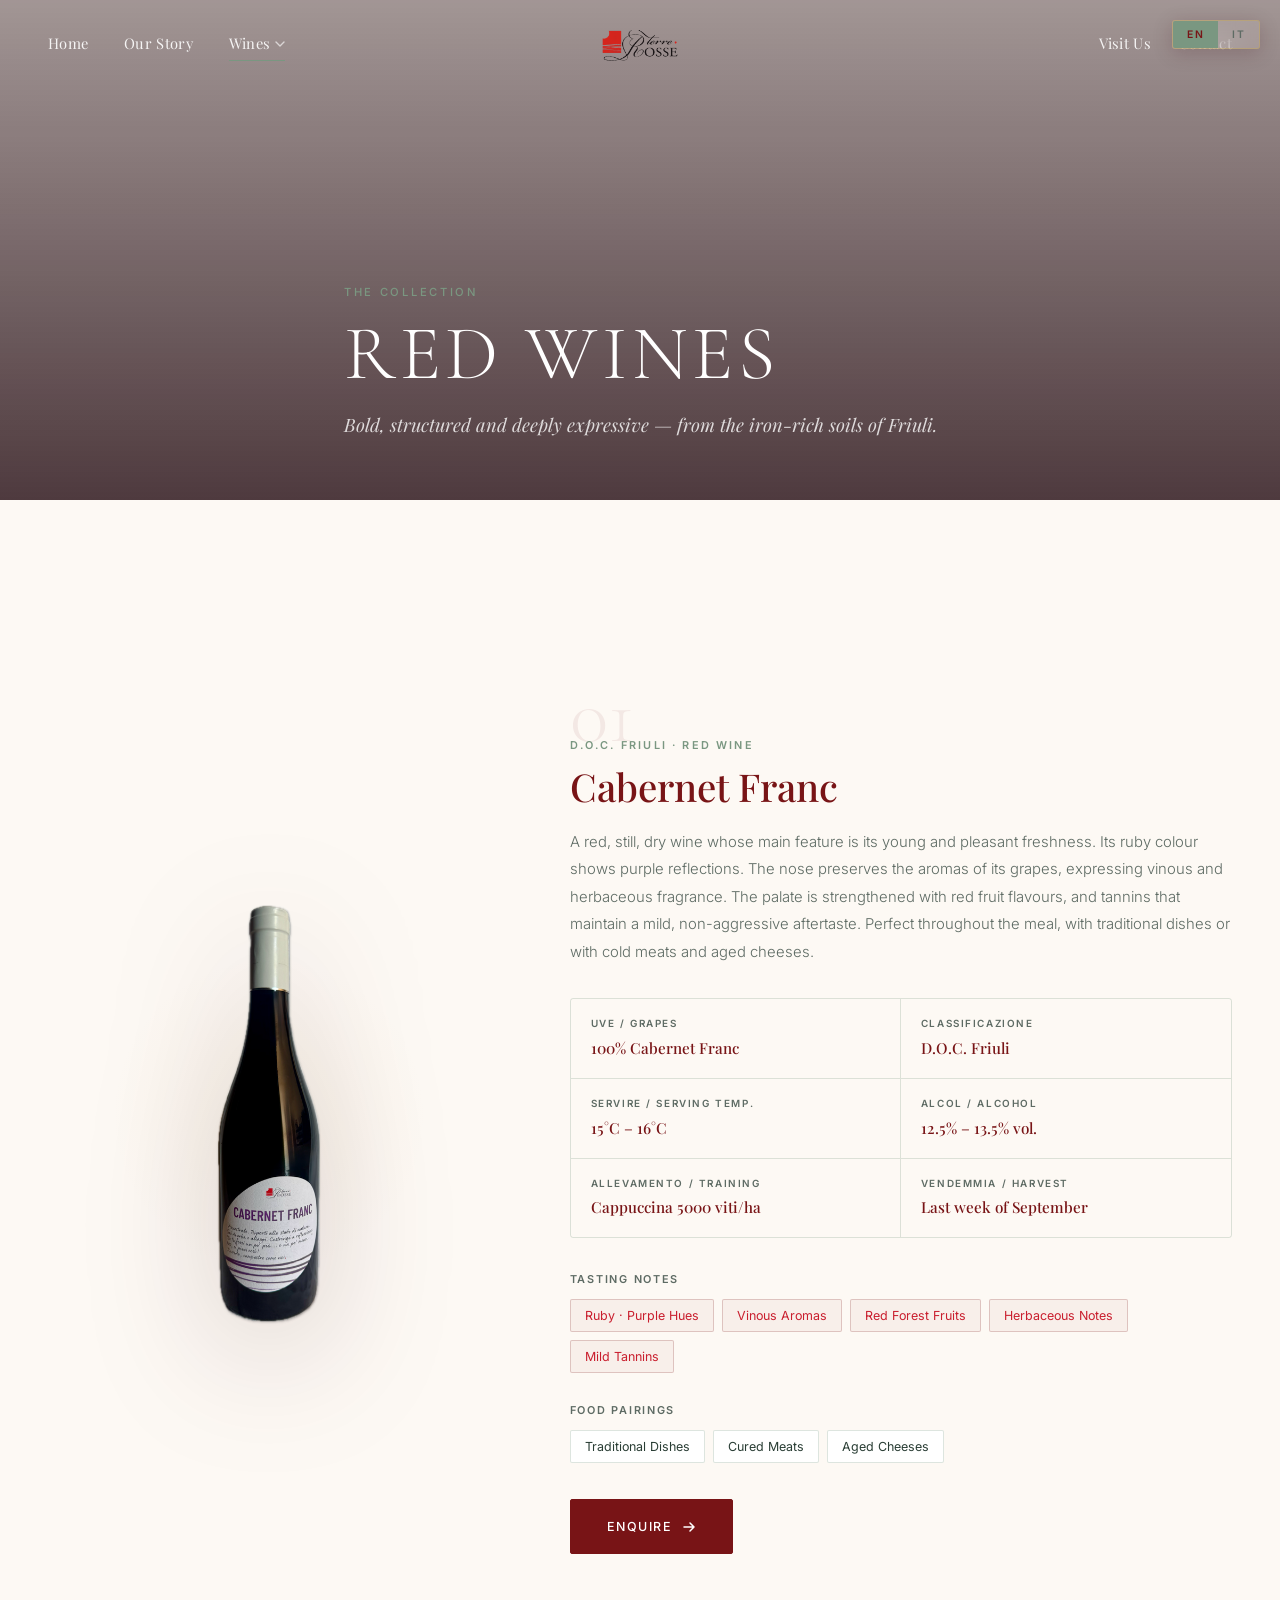
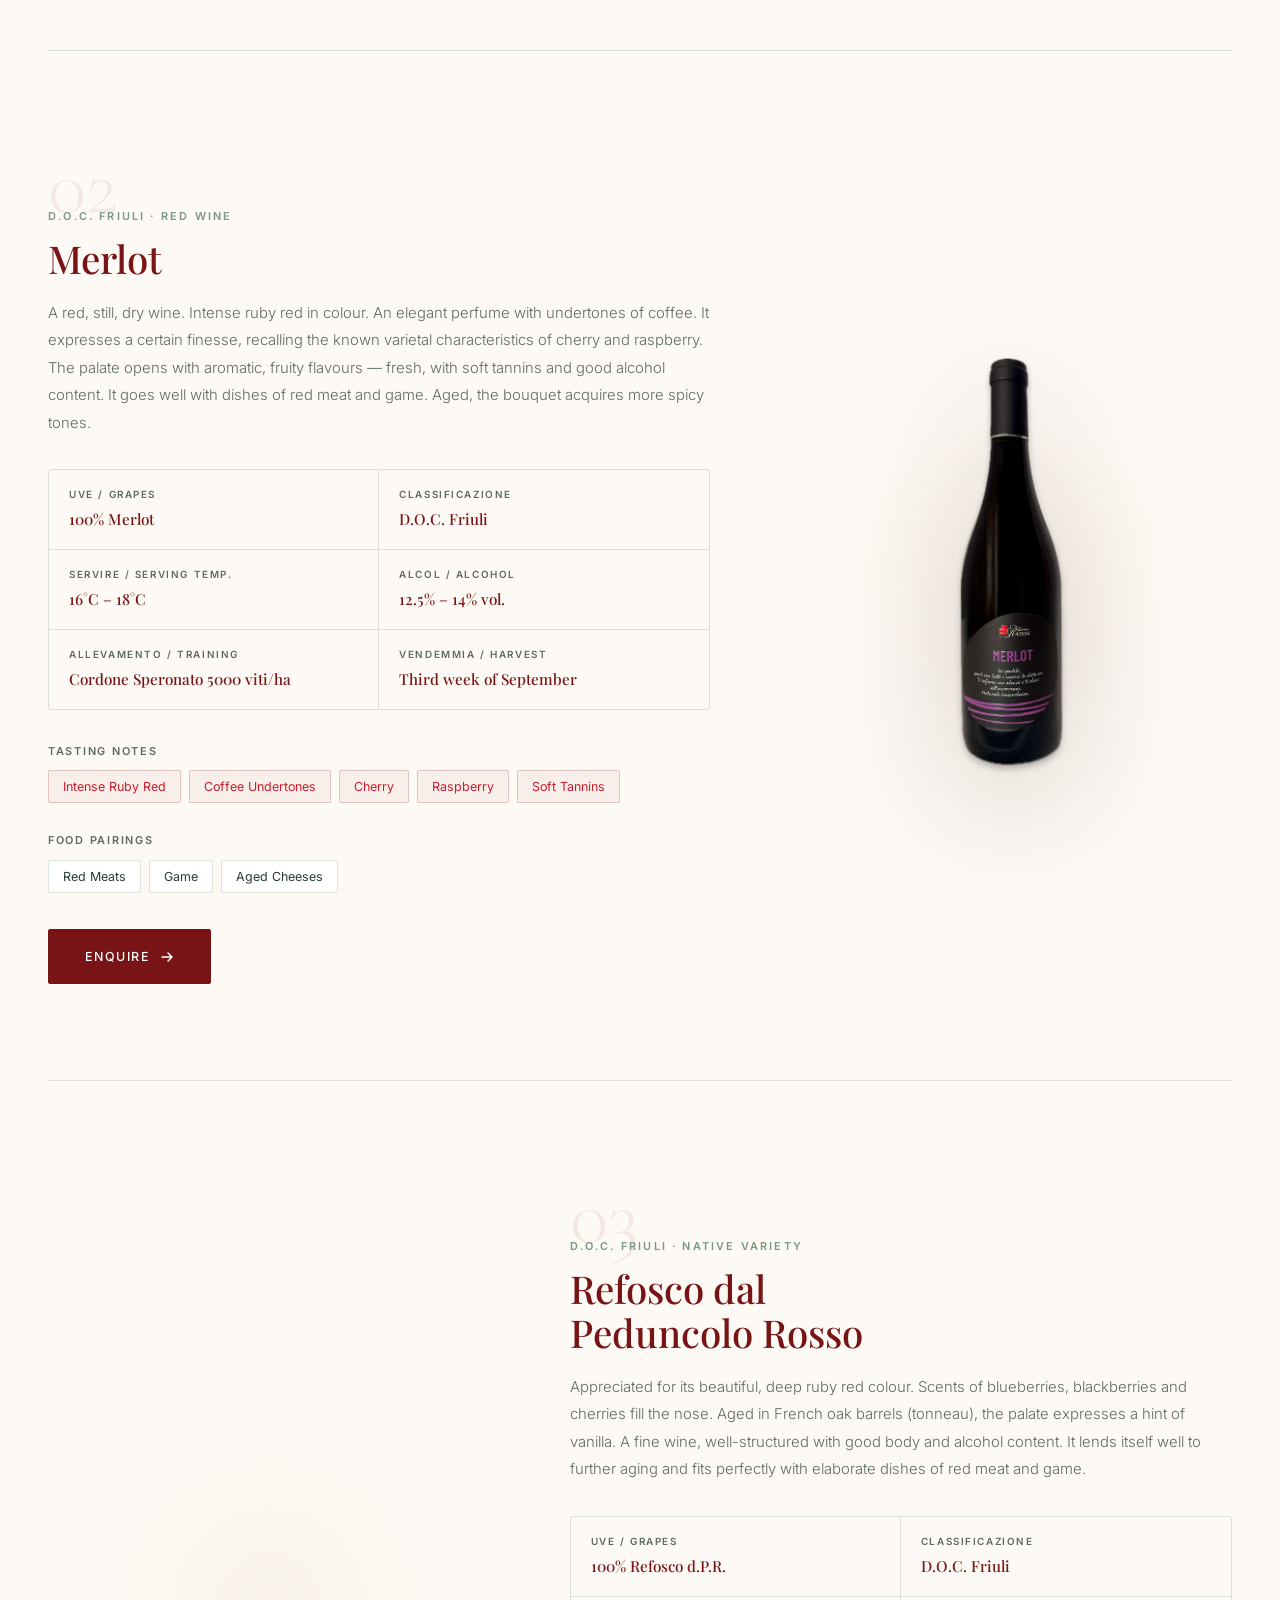
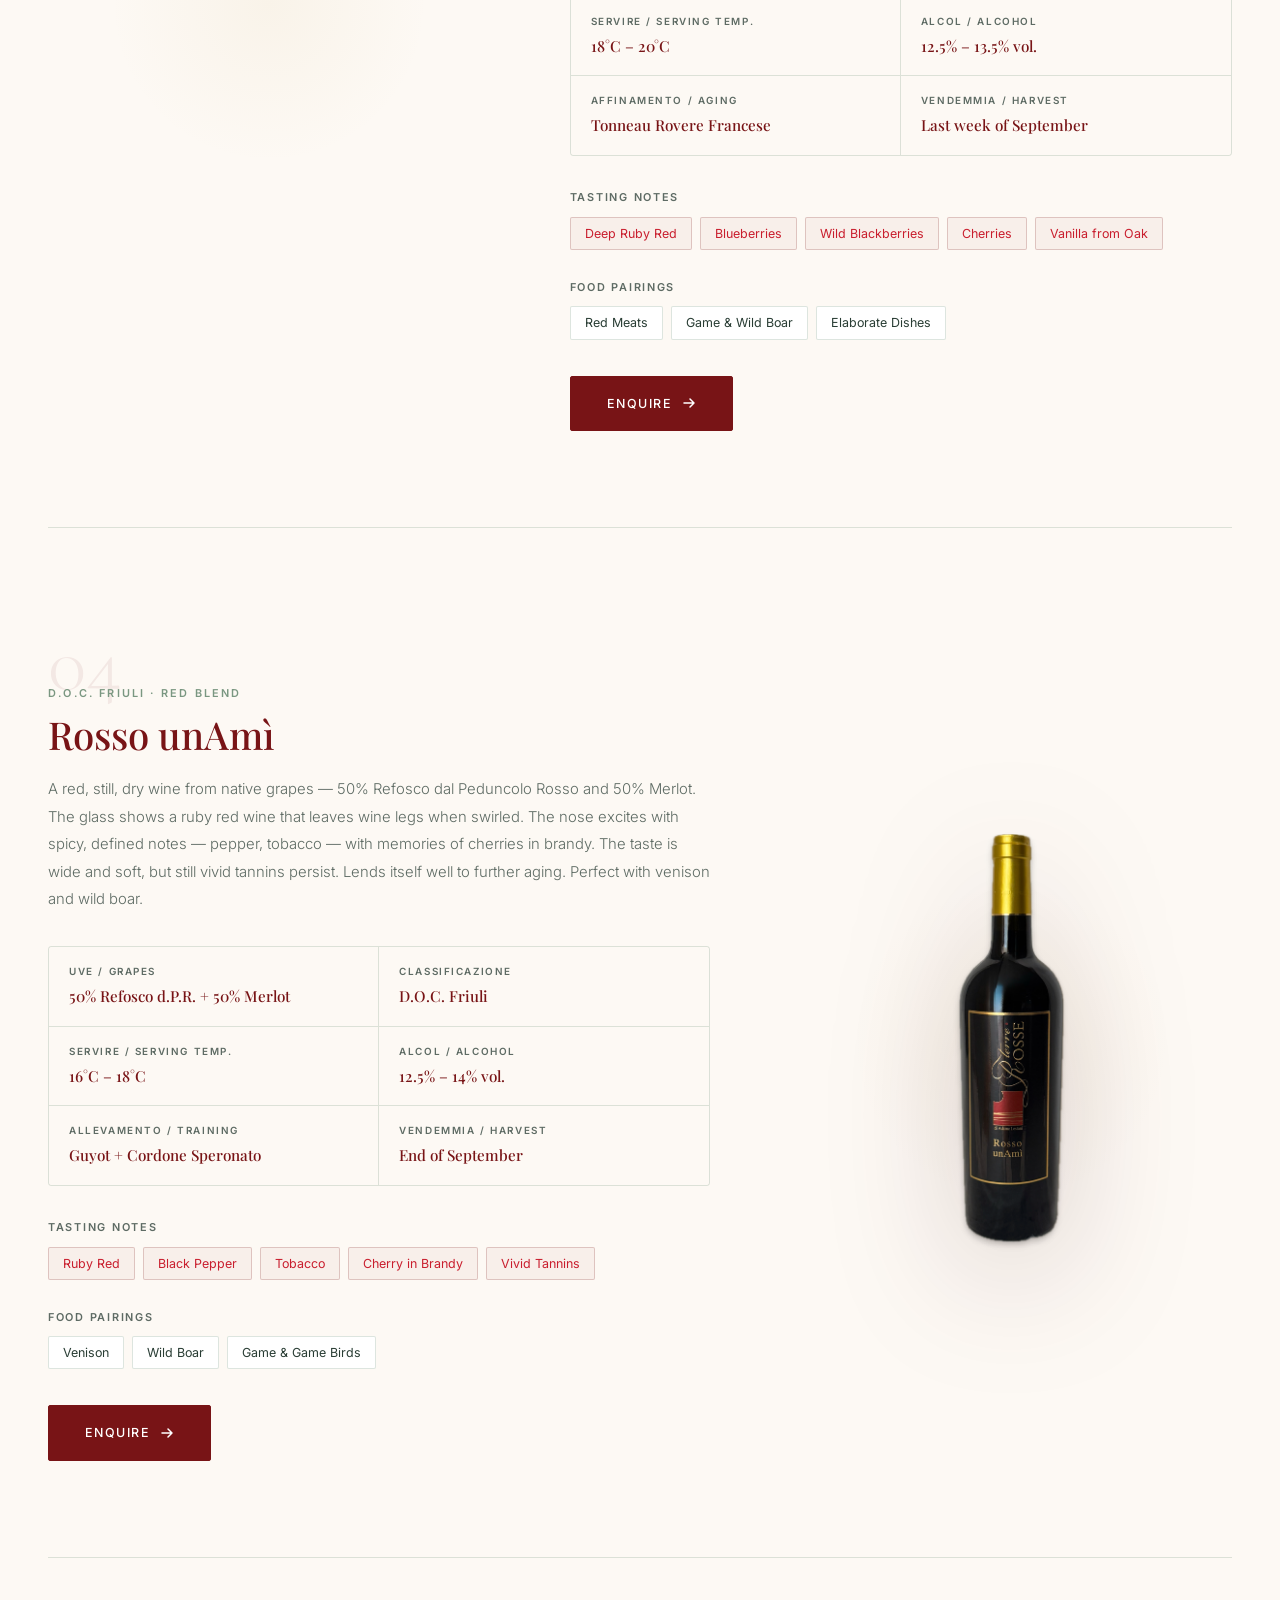
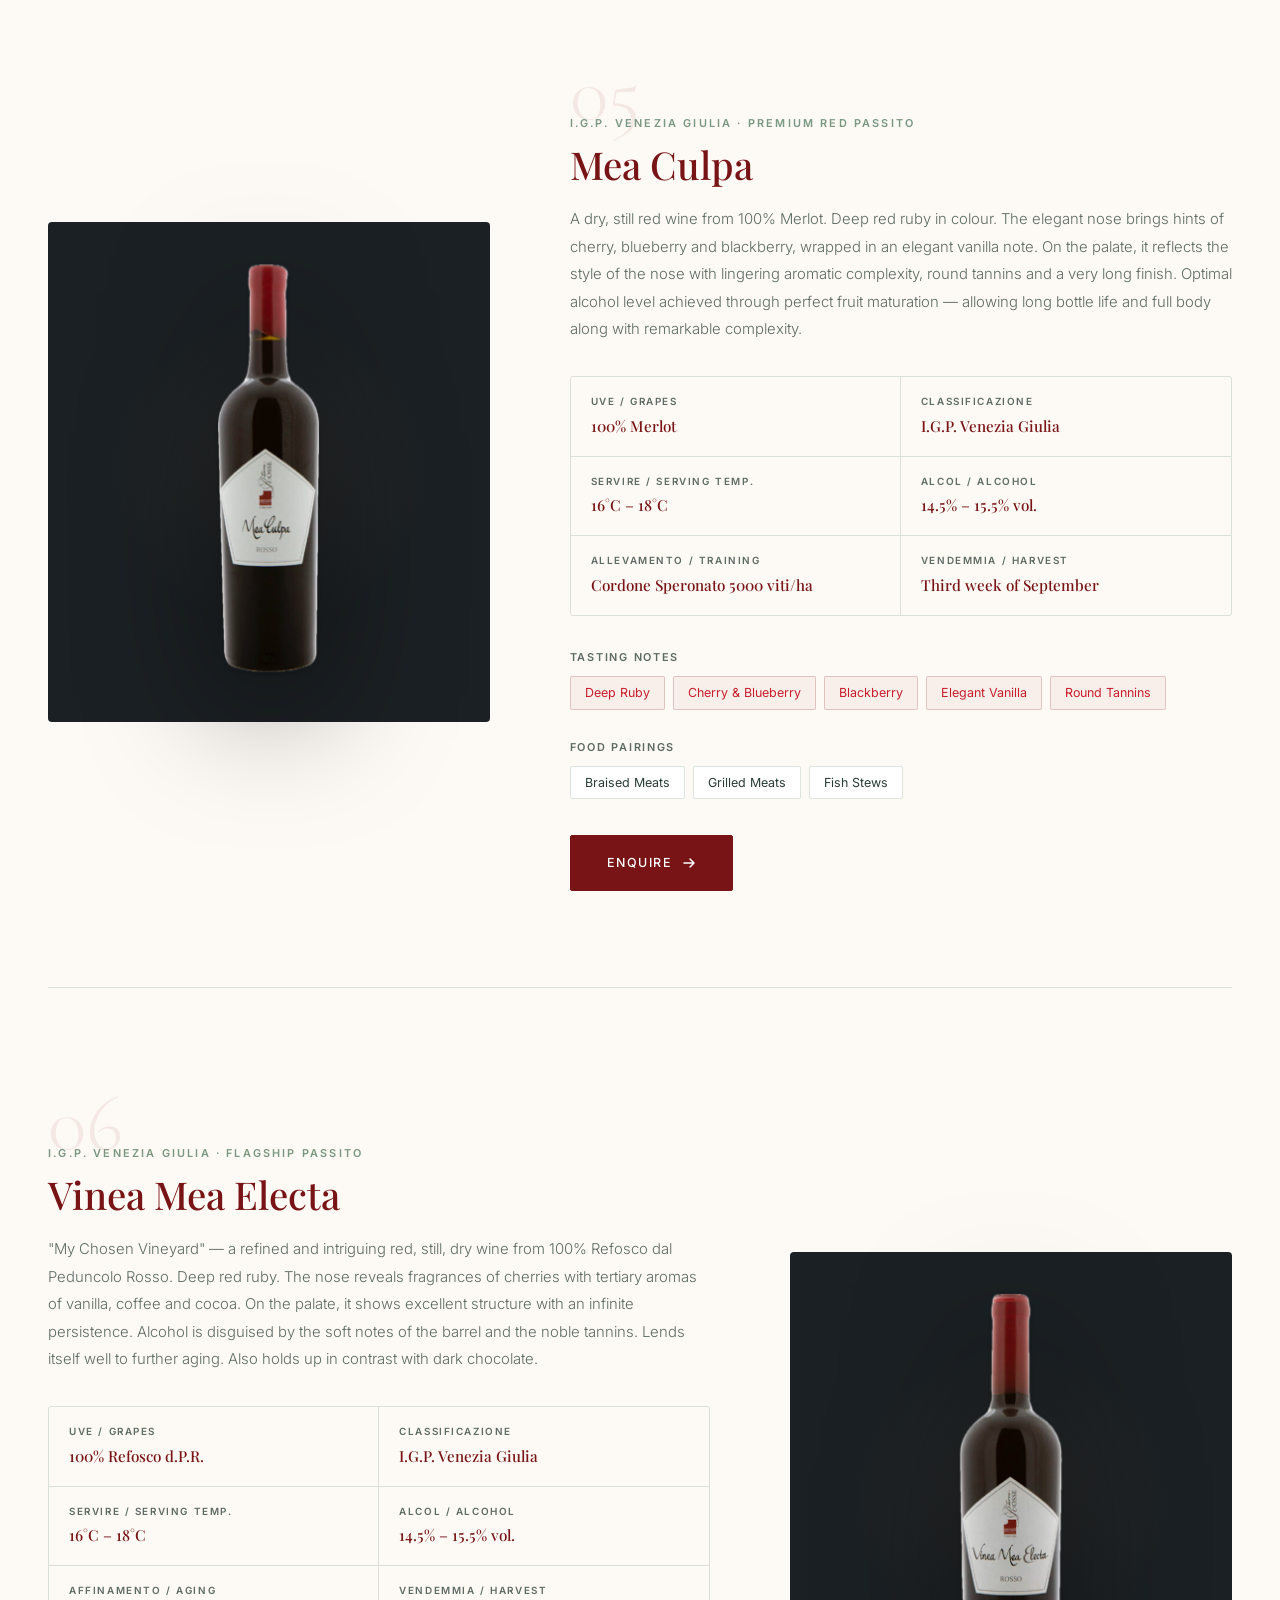
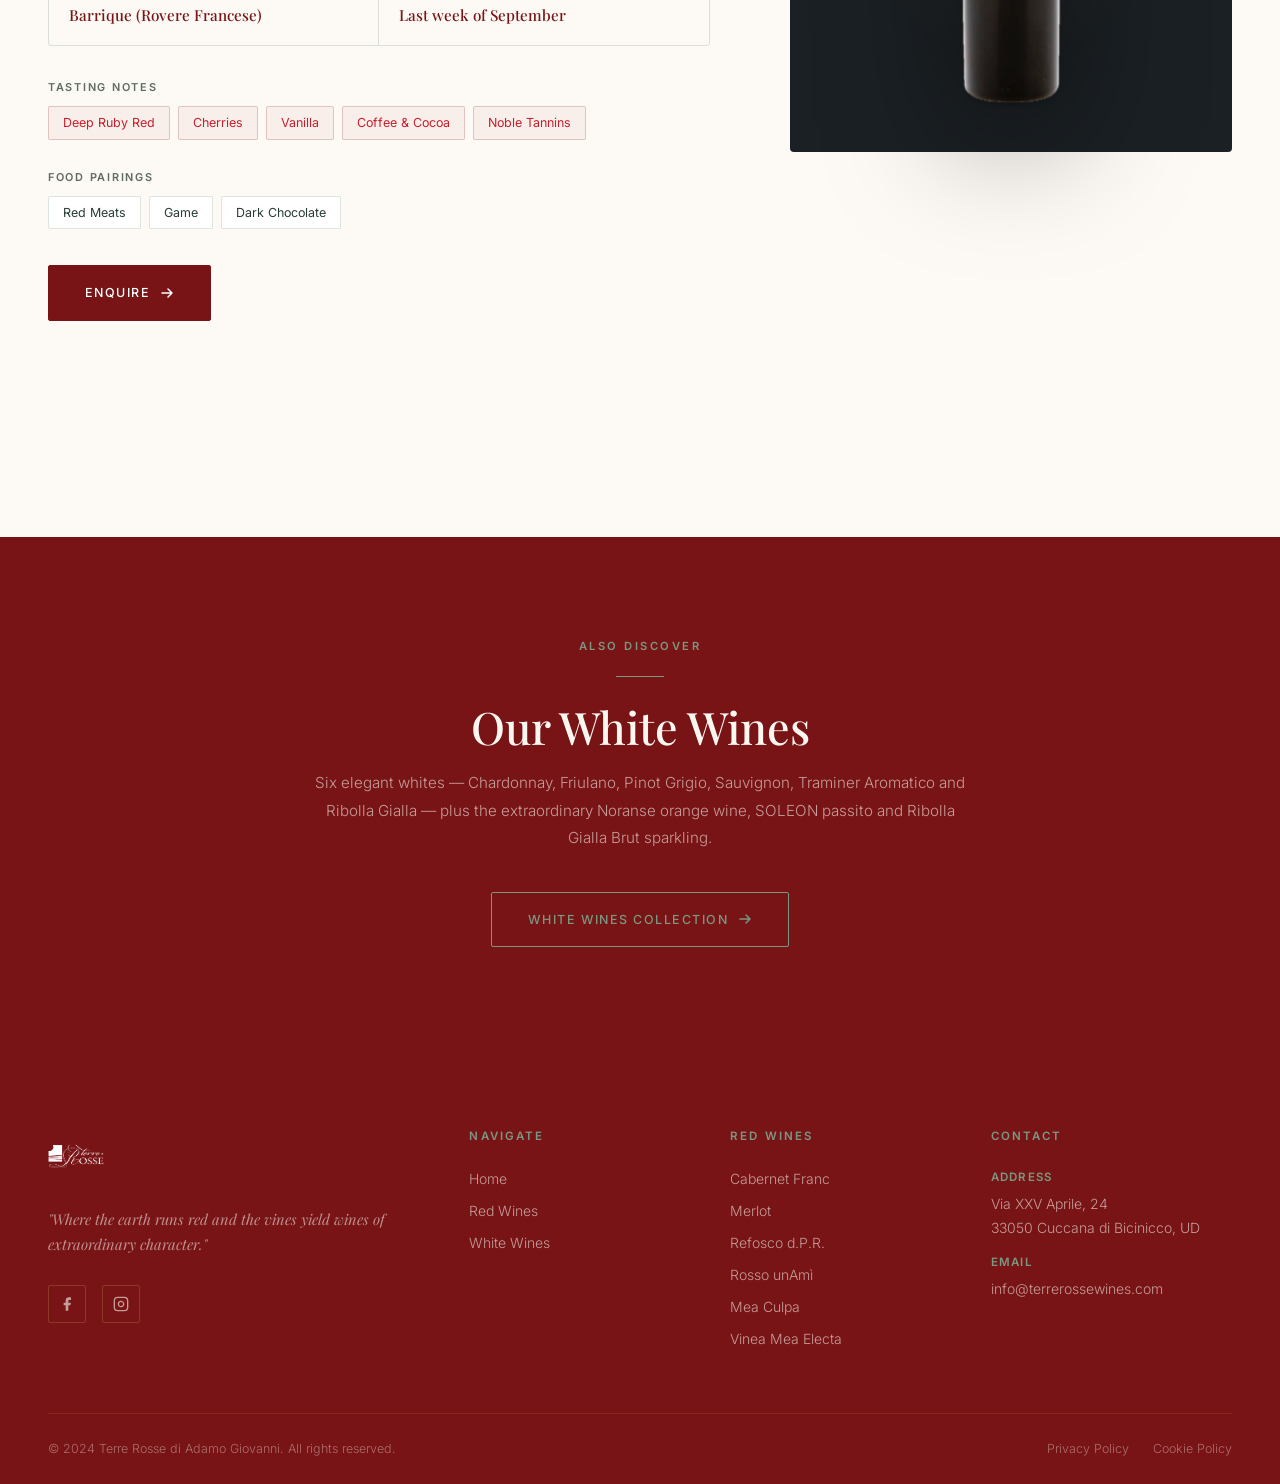
<file: red-wines.html>
<!DOCTYPE html>
<html lang="en">
<head>
  <meta charset="UTF-8">
  <meta name="viewport" content="width=device-width, initial-scale=1.0">
  <title>Red Wines — Terre Rosse Wines</title>
  <meta name="description" content="Discover Terre Rosse red wines: Cabernet Franc, Merlot, Refosco dal Peduncolo Rosso, Rosso unAmì, Mea Culpa, Vinea Mea Electa. D.O.C. Friuli.">
  <meta name="theme-color" content="#781416">
  <link rel="icon" type="image/png" href="images/logo.png">
  <link rel="stylesheet" href="styles.css">
</head>
<body class="page-wines">

<!-- Language Toggle -->
<div class="lang-toggle-wrap" role="group" aria-label="Language selection">
  <button class="lang-btn active" data-lang="en">EN</button>
  <button class="lang-btn" data-lang="it">IT</button>
</div>

<!-- HEADER -->
<header class="site-header" role="banner">
  <div class="header-inner">
    <nav class="nav-left">
      <a href="index.html" class="nav-link"><span data-lang="en">Home</span><span data-lang="it">Home</span></a>
      <a href="index.html#our-story" class="nav-link"><span data-lang="en">Our Story</span><span data-lang="it">La Nostra Storia</span></a>
      <div class="wines-trigger nav-link active" aria-haspopup="true" aria-expanded="false" tabindex="0">
        <span data-lang="en">Wines</span><span data-lang="it">Vini</span>
        <svg class="chevron" viewBox="0 0 10 6" fill="none"><path d="M1 1L5 5L9 1" stroke="currentColor" stroke-width="1.4" stroke-linecap="round" stroke-linejoin="round"/></svg>
      </div>
    </nav>
    <div class="header-logo-wrap">
      <a href="index.html" class="header-logo">
        <img src="images/logo.png" alt="Terre Rosse Wines" class="header-logo-light">
        <img src="images/logo.png" alt="Terre Rosse Wines" class="header-logo-dark" style="display:none">
      </a>
    </div>
    <nav class="nav-right">
      <a href="index.html#visit-us" class="nav-link"><span data-lang="en">Visit Us</span><span data-lang="it">Visitaci</span></a>
      <a href="index.html#contact" class="nav-link"><span data-lang="en">Contact</span><span data-lang="it">Contatti</span></a>
      <button class="mobile-toggle" aria-label="Open menu"><span></span><span></span><span></span></button>
    </nav>
  </div>
</header>

<!-- Mega Menu -->
<nav class="mega-menu" id="mega-menu" role="navigation">
  <div class="mega-menu-inner">
    <div class="mega-col">
      <div class="mega-col-eyebrow"><span data-lang="en">Collection</span><span data-lang="it">Collezione</span></div>
      <div class="mega-col-title"><span data-lang="en">Red Wines</span><span data-lang="it">Vini Rossi</span></div>
      <ul class="mega-col-links">
        <li><a href="red-wines.html#cabernet-franc" class="mega-link">Cabernet Franc</a></li>
        <li><a href="red-wines.html#merlot" class="mega-link">Merlot</a></li>
        <li><a href="red-wines.html#refosco" class="mega-link">Refosco d.P.R.</a></li>
        <li><a href="red-wines.html#rosso-unami" class="mega-link">Rosso unAmì</a></li>
        <li><a href="red-wines.html#mea-culpa" class="mega-link">Mea Culpa</a></li>
        <li><a href="red-wines.html#vinea-mea-electa" class="mega-link">Vinea Mea Electa</a></li>
      </ul>
    </div>
    <div class="mega-col">
      <div class="mega-col-eyebrow"><span data-lang="en">Collection</span><span data-lang="it">Collezione</span></div>
      <div class="mega-col-title"><span data-lang="en">White Wines</span><span data-lang="it">Vini Bianchi</span></div>
      <ul class="mega-col-links">
        <li><a href="white-wines.html#chardonnay" class="mega-link">Chardonnay</a></li>
        <li><a href="white-wines.html#friulano" class="mega-link">Friulano</a></li>
        <li><a href="white-wines.html#pinot-grigio" class="mega-link">Pinot Grigio</a></li>
        <li><a href="white-wines.html#sauvignon" class="mega-link">Sauvignon</a></li>
        <li><a href="white-wines.html#traminer" class="mega-link">Traminer Aromatico</a></li>
        <li><a href="white-wines.html#ribolla-gialla" class="mega-link">Ribolla Gialla</a></li>
      </ul>
    </div>
    <div class="mega-col">
      <div class="mega-col-eyebrow"><span data-lang="en">Specialties</span><span data-lang="it">Specialità</span></div>
      <div class="mega-col-title"><span data-lang="en">Sparkling &amp; Sweet</span><span data-lang="it">Spumanti &amp; Dolci</span></div>
      <ul class="mega-col-links">
        <li><a href="white-wines.html#noranse" class="mega-link">Noranse <span class="badge badge--orange">Orange</span></a></li>
        <li><a href="white-wines.html#soleon" class="mega-link">SOLEON <span class="badge badge--gold">Passito</span></a></li>
        <li><a href="white-wines.html#ribolla-brut" class="mega-link">Ribolla Gialla Brut <span class="badge badge--sparkling">Sparkling</span></a></li>
      </ul>
      <a href="index.html#visit-us" class="mega-cta-link">
        <span data-lang="en">Book a tasting</span><span data-lang="it">Prenota una degustazione</span>
        <svg viewBox="0 0 12 12" fill="none"><path d="M2 6H10M7 3L10 6L7 9" stroke="currentColor" stroke-width="1.4" stroke-linecap="round" stroke-linejoin="round"/></svg>
      </a>
    </div>
    <div class="mega-col mega-col--featured">
      <div class="mega-featured-card">
        <div class="mega-featured-img">
          <img src="images/wines/vinea_mea_electa.png" alt="Vinea Mea Electa">
        </div>
        <div class="mega-featured-details">
          <div class="mega-col-eyebrow"><span data-lang="en">Flagship</span><span data-lang="it">Vino di Punta</span></div>
          <div class="mega-featured-title">Vinea Mea Electa</div>
          <p class="mega-featured-desc">
            <span data-lang="en">Complex structure and infinite persistence.</span>
            <span data-lang="it">Struttura complessa e persistenza infinita.</span>
          </p>
          <a href="red-wines.html#vinea-mea-electa" class="mega-cta-link" style="margin-top: 0;">
            <span data-lang="en">Explore</span><span data-lang="it">Scopri</span>
            <svg viewBox="0 0 12 12" fill="none"><path d="M2 6H10M7 3L10 6L7 9" stroke="currentColor" stroke-width="1.4" stroke-linecap="round" stroke-linejoin="round"/></svg>
          </a>
        </div>
      </div>
    </div>
  </div>
</nav>

<div class="mobile-overlay" id="mobile-overlay"></div>
<nav class="mobile-drawer" id="mobile-drawer">
  <div class="mobile-drawer-head">
    <img src="images/logo.png" alt="Terre Rosse Wines">
    <button class="mobile-close">&times;</button>
  </div>
  <div class="mobile-nav">
    <a href="index.html" class="mobile-nav-item">Home</a>
    <a href="index.html#our-story" class="mobile-nav-item"><span data-lang="en">Our Story</span><span data-lang="it">La Nostra Storia</span></a>
    <div class="mobile-nav-item" style="color:var(--gold);font-size:0.72rem;letter-spacing:0.15em;text-transform:uppercase;font-family:var(--font-sans);padding-top:20px;"><span data-lang="en">Wines</span><span data-lang="it">Vini</span></div>
    <div class="mobile-nav-sub">
      <a href="red-wines.html" class="mobile-nav-sub-item"><span data-lang="en">Red Wines</span><span data-lang="it">Vini Rossi</span></a>
      <a href="white-wines.html" class="mobile-nav-sub-item"><span data-lang="en">White Wines</span><span data-lang="it">Vini Bianchi</span></a>
      <a href="white-wines.html#noranse" class="mobile-nav-sub-item">Noranse</a>
      <a href="white-wines.html#ribolla-brut" class="mobile-nav-sub-item">Ribolla Gialla Brut</a>
      <a href="white-wines.html#soleon" class="mobile-nav-sub-item">SOLEON</a>
    </div>
    <a href="index.html#visit-us" class="mobile-nav-item"><span data-lang="en">Visit Us</span><span data-lang="it">Visitaci</span></a>
    <a href="index.html#contact" class="mobile-nav-item"><span data-lang="en">Contact</span><span data-lang="it">Contatti</span></a>
    <div style="padding:20px 32px;display:flex;gap:10px;">
      <button class="lang-btn" data-lang="en" style="border:1px solid var(--border-color);border-radius:2px;color:var(--mid-gray);flex:1;padding:10px;font-size:0.75rem;letter-spacing:0.1em;">EN</button>
      <button class="lang-btn" data-lang="it" style="border:1px solid var(--border-color);border-radius:2px;color:var(--mid-gray);flex:1;padding:10px;font-size:0.75rem;letter-spacing:0.1em;">IT</button>
    </div>
  </div>
</nav>

<main id="main-content">

<!-- PAGE HERO -->
<section class="page-hero">
  <div class="page-hero-bg" style="background-image:url('https://images.unsplash.com/photo-1474722883778-792e7990302f?w=1920&q=85&auto=format&fit=crop&crop=center');"></div>
  <div class="container">
    <div class="page-hero-content">
      <p class="page-hero-eyebrow"><span data-lang="en">The Collection</span><span data-lang="it">La Collezione</span></p>
      <h1 class="page-hero-title"><span data-lang="en">Red Wines</span><span data-lang="it">Vini Rossi</span></h1>
      <p class="page-hero-sub"><span data-lang="en">Bold, structured and deeply expressive — from the iron-rich soils of Friuli.</span><span data-lang="it">Audaci, strutturati e profondamente espressivi — dai suoli ferrosi del Friuli.</span></p>
    </div>
  </div>
</section>

<!-- WINE CATALOG -->
<section class="wine-catalog">
  <div class="container">

    <!-- 1. Cabernet Franc -->
    <article class="wine-entry" id="cabernet-franc">
      <div class="wine-entry-bottle">
        <img src="images/wines/cabernet_franc.png" alt="Cabernet Franc — Terre Rosse Wines">
      </div>
      <div class="wine-entry-details">
        <div class="wine-entry-number">01</div>
        <div class="wine-entry-eyebrow">D.O.C. Friuli · <span data-lang="en">Red Wine</span><span data-lang="it">Vino Rosso</span></div>
        <h2 class="wine-entry-name">Cabernet Franc</h2>
        <p class="wine-entry-story">
          <span data-lang="en">A red, still, dry wine whose main feature is its young and pleasant freshness. Its ruby colour shows purple reflections. The nose preserves the aromas of its grapes, expressing vinous and herbaceous fragrance. The palate is strengthened with red fruit flavours, and tannins that maintain a mild, non-aggressive aftertaste. Perfect throughout the meal, with traditional dishes or with cold meats and aged cheeses.</span>
          <span data-lang="it">Un vino rosso, fermo, secco la cui caratteristica principale è la sua giovane e piacevole freschezza. Un colore rubino con riflessi violacei. Al naso preserva i profumi delle sue uve esprimendo fragranze vinose ed erbacee. Al palato si rafforza con sapori di frutti di bosco e grazie ai suoi tannini mantiene un retrogusto non aggressivo. Perfetto a tutto pasto, con piatti tradizionali o intermezzi a base di salumi e formaggi stagionati.</span>
        </p>
        <div class="wine-entry-tech">
          <div class="tech-item"><div class="tech-label">Uve / Grapes</div><div class="tech-value">100% Cabernet Franc</div></div>
          <div class="tech-item"><div class="tech-label">Classificazione</div><div class="tech-value">D.O.C. Friuli</div></div>
          <div class="tech-item"><div class="tech-label">Servire / Serving Temp.</div><div class="tech-value">15°C – 16°C</div></div>
          <div class="tech-item"><div class="tech-label">Alcol / Alcohol</div><div class="tech-value">12.5% – 13.5% vol.</div></div>
          <div class="tech-item"><div class="tech-label">Allevamento / Training</div><div class="tech-value">Cappuccina 5000 viti/ha</div></div>
          <div class="tech-item"><div class="tech-label">Vendemmia / Harvest</div><div class="tech-value"><span data-lang="en">Last week of September</span><span data-lang="it">Ultima settimana di settembre</span></div></div>
        </div>
        <div class="wine-entry-tasting">
          <div class="tasting-title"><span data-lang="en">Tasting Notes</span><span data-lang="it">Note di Degustazione</span></div>
          <div class="tasting-notes">
            <span class="tasting-note"><span data-lang="en">Ruby · Purple Hues</span><span data-lang="it">Rubino · Riflessi Violacei</span></span>
            <span class="tasting-note"><span data-lang="en">Vinous Aromas</span><span data-lang="it">Fragranze Vinose</span></span>
            <span class="tasting-note"><span data-lang="en">Red Forest Fruits</span><span data-lang="it">Frutti di Bosco Rossi</span></span>
            <span class="tasting-note"><span data-lang="en">Herbaceous Notes</span><span data-lang="it">Note Erbacee</span></span>
            <span class="tasting-note"><span data-lang="en">Mild Tannins</span><span data-lang="it">Tannini Morbidi</span></span>
          </div>
        </div>
        <div class="wine-entry-food">
          <div class="food-title"><span data-lang="en">Food Pairings</span><span data-lang="it">Abbinamenti</span></div>
          <div class="food-pairings">
            <span class="food-tag"><span data-lang="en">Traditional Dishes</span><span data-lang="it">Piatti Tradizionali</span></span>
            <span class="food-tag"><span data-lang="en">Cured Meats</span><span data-lang="it">Salumi</span></span>
            <span class="food-tag"><span data-lang="en">Aged Cheeses</span><span data-lang="it">Formaggi Stagionati</span></span>
          </div>
        </div>
        <a href="index.html#contact" class="btn btn-dark"><span data-lang="en">Enquire</span><span data-lang="it">Richiedi Info</span> <svg viewBox="0 0 14 14" fill="none"><path d="M2 7H12M8 3L12 7L8 11" stroke="currentColor" stroke-width="1.5" stroke-linecap="round" stroke-linejoin="round"/></svg></a>
      </div>
    </article>

    <!-- 2. Merlot (reversed) -->
    <article class="wine-entry reverse" id="merlot">
      <div class="wine-entry-bottle">
        <img src="images/wines/merlot.png" alt="Merlot — Terre Rosse Wines">
      </div>
      <div class="wine-entry-details">
        <div class="wine-entry-number">02</div>
        <div class="wine-entry-eyebrow">D.O.C. Friuli · <span data-lang="en">Red Wine</span><span data-lang="it">Vino Rosso</span></div>
        <h2 class="wine-entry-name">Merlot</h2>
        <p class="wine-entry-story">
          <span data-lang="en">A red, still, dry wine. Intense ruby red in colour. An elegant perfume with undertones of coffee. It expresses a certain finesse, recalling the known varietal characteristics of cherry and raspberry. The palate opens with aromatic, fruity flavours — fresh, with soft tannins and good alcohol content. It goes well with dishes of red meat and game. Aged, the bouquet acquires more spicy tones.</span>
          <span data-lang="it">Vino rosso, fermo, secco. Rosso rubino intenso. Nei suoi profumi si percepisce eleganza e fragranze di sottobosco e caffè. Esprime una certa finezza richiamando le note varietali di ciliegia e lamponi. Al palato si apre con sapori aromatici e fruttati denotando freschezza, morbidezza nei tannini e buona alcolicità. Ben si accompagna con carni rosse e cacciagione. Invecchiato, il bouquet acquista toni più speziati.</span>
        </p>
        <div class="wine-entry-tech">
          <div class="tech-item"><div class="tech-label">Uve / Grapes</div><div class="tech-value">100% Merlot</div></div>
          <div class="tech-item"><div class="tech-label">Classificazione</div><div class="tech-value">D.O.C. Friuli</div></div>
          <div class="tech-item"><div class="tech-label">Servire / Serving Temp.</div><div class="tech-value">16°C – 18°C</div></div>
          <div class="tech-item"><div class="tech-label">Alcol / Alcohol</div><div class="tech-value">12.5% – 14% vol.</div></div>
          <div class="tech-item"><div class="tech-label">Allevamento / Training</div><div class="tech-value">Cordone Speronato 5000 viti/ha</div></div>
          <div class="tech-item"><div class="tech-label">Vendemmia / Harvest</div><div class="tech-value"><span data-lang="en">Third week of September</span><span data-lang="it">Terza settimana di settembre</span></div></div>
        </div>
        <div class="wine-entry-tasting">
          <div class="tasting-title"><span data-lang="en">Tasting Notes</span><span data-lang="it">Note di Degustazione</span></div>
          <div class="tasting-notes">
            <span class="tasting-note"><span data-lang="en">Intense Ruby Red</span><span data-lang="it">Rosso Rubino Intenso</span></span>
            <span class="tasting-note"><span data-lang="en">Coffee Undertones</span><span data-lang="it">Sottofondo di Caffè</span></span>
            <span class="tasting-note"><span data-lang="en">Cherry</span><span data-lang="it">Ciliegia</span></span>
            <span class="tasting-note"><span data-lang="en">Raspberry</span><span data-lang="it">Lampone</span></span>
            <span class="tasting-note"><span data-lang="en">Soft Tannins</span><span data-lang="it">Tannini Morbidi</span></span>
          </div>
        </div>
        <div class="wine-entry-food">
          <div class="food-title"><span data-lang="en">Food Pairings</span><span data-lang="it">Abbinamenti</span></div>
          <div class="food-pairings">
            <span class="food-tag"><span data-lang="en">Red Meats</span><span data-lang="it">Carni Rosse</span></span>
            <span class="food-tag"><span data-lang="en">Game</span><span data-lang="it">Cacciagione</span></span>
            <span class="food-tag"><span data-lang="en">Aged Cheeses</span><span data-lang="it">Formaggi Stagionati</span></span>
          </div>
        </div>
        <a href="index.html#contact" class="btn btn-dark"><span data-lang="en">Enquire</span><span data-lang="it">Richiedi Info</span> <svg viewBox="0 0 14 14" fill="none"><path d="M2 7H12M8 3L12 7L8 11" stroke="currentColor" stroke-width="1.5" stroke-linecap="round" stroke-linejoin="round"/></svg></a>
      </div>
    </article>

    <!-- 3. Refosco dal Peduncolo Rosso -->
    <article class="wine-entry" id="refosco">
      <div class="wine-entry-bottle">
        <img src="images/wines/refosco.png" alt="Refosco dal Peduncolo Rosso — Terre Rosse Wines">
      </div>
      <div class="wine-entry-details">
        <div class="wine-entry-number">03</div>
        <div class="wine-entry-eyebrow">D.O.C. Friuli · <span data-lang="en">Native Variety</span><span data-lang="it">Vitigno Autoctono</span></div>
        <h2 class="wine-entry-name">Refosco dal<br>Peduncolo Rosso</h2>
        <p class="wine-entry-story">
          <span data-lang="en">Appreciated for its beautiful, deep ruby red colour. Scents of blueberries, blackberries and cherries fill the nose. Aged in French oak barrels (tonneau), the palate expresses a hint of vanilla. A fine wine, well-structured with good body and alcohol content. It lends itself well to further aging and fits perfectly with elaborate dishes of red meat and game.</span>
          <span data-lang="it">Apprezzabile per il suo bel colore rosso rubino intenso. Al naso rivela fragranze di mirtilli, more selvatiche e marasche. Invecchiato in tonneau di rovere francese, al palato esprime un retrogusto di vaniglia. Un vino raffinato, ben strutturato, con buon corpo e alcolicità. Ben si presta ad un ulteriore invecchiamento. Si sposa perfettamente con pietanze elaborate a base di carni rosse e selvaggina.</span>
        </p>
        <div class="wine-entry-tech">
          <div class="tech-item"><div class="tech-label">Uve / Grapes</div><div class="tech-value">100% Refosco d.P.R.</div></div>
          <div class="tech-item"><div class="tech-label">Classificazione</div><div class="tech-value">D.O.C. Friuli</div></div>
          <div class="tech-item"><div class="tech-label">Servire / Serving Temp.</div><div class="tech-value">18°C – 20°C</div></div>
          <div class="tech-item"><div class="tech-label">Alcol / Alcohol</div><div class="tech-value">12.5% – 13.5% vol.</div></div>
          <div class="tech-item"><div class="tech-label">Affinamento / Aging</div><div class="tech-value">Tonneau Rovere Francese</div></div>
          <div class="tech-item"><div class="tech-label">Vendemmia / Harvest</div><div class="tech-value"><span data-lang="en">Last week of September</span><span data-lang="it">Ultima settimana di settembre</span></div></div>
        </div>
        <div class="wine-entry-tasting">
          <div class="tasting-title"><span data-lang="en">Tasting Notes</span><span data-lang="it">Note di Degustazione</span></div>
          <div class="tasting-notes">
            <span class="tasting-note"><span data-lang="en">Deep Ruby Red</span><span data-lang="it">Rosso Rubino Profondo</span></span>
            <span class="tasting-note"><span data-lang="en">Blueberries</span><span data-lang="it">Mirtilli</span></span>
            <span class="tasting-note"><span data-lang="en">Wild Blackberries</span><span data-lang="it">More Selvatiche</span></span>
            <span class="tasting-note"><span data-lang="en">Cherries</span><span data-lang="it">Marasche</span></span>
            <span class="tasting-note"><span data-lang="en">Vanilla from Oak</span><span data-lang="it">Vaniglia dal Rovere</span></span>
          </div>
        </div>
        <div class="wine-entry-food">
          <div class="food-title"><span data-lang="en">Food Pairings</span><span data-lang="it">Abbinamenti</span></div>
          <div class="food-pairings">
            <span class="food-tag"><span data-lang="en">Red Meats</span><span data-lang="it">Carni Rosse</span></span>
            <span class="food-tag"><span data-lang="en">Game &amp; Wild Boar</span><span data-lang="it">Selvaggina &amp; Cinghiale</span></span>
            <span class="food-tag"><span data-lang="en">Elaborate Dishes</span><span data-lang="it">Piatti Elaborati</span></span>
          </div>
        </div>
        <a href="index.html#contact" class="btn btn-dark"><span data-lang="en">Enquire</span><span data-lang="it">Richiedi Info</span> <svg viewBox="0 0 14 14" fill="none"><path d="M2 7H12M8 3L12 7L8 11" stroke="currentColor" stroke-width="1.5" stroke-linecap="round" stroke-linejoin="round"/></svg></a>
      </div>
    </article>

    <!-- 4. Rosso unAmì (reversed) -->
    <article class="wine-entry reverse" id="rosso-unami">
      <div class="wine-entry-bottle">
        <img src="images/wines/rosso_unami.png" alt="Rosso unAmì — Terre Rosse Wines">
      </div>
      <div class="wine-entry-details">
        <div class="wine-entry-number">04</div>
        <div class="wine-entry-eyebrow">D.O.C. Friuli · <span data-lang="en">Red Blend</span><span data-lang="it">Blend Rosso</span></div>
        <h2 class="wine-entry-name">Rosso unAmì</h2>
        <p class="wine-entry-story">
          <span data-lang="en">A red, still, dry wine from native grapes — 50% Refosco dal Peduncolo Rosso and 50% Merlot. The glass shows a ruby red wine that leaves wine legs when swirled. The nose excites with spicy, defined notes — pepper, tobacco — with memories of cherries in brandy. The taste is wide and soft, but still vivid tannins persist. Lends itself well to further aging. Perfect with venison and wild boar.</span>
          <span data-lang="it">Vino rosso, fermo, secco, da vitigno autoctono Refosco dal Peduncolo Rosso e Merlot (50/50). Il calice mostra un vino rosso rubino che lascia archetti fitti sui bordi. Il naso emoziona. Sentori speziati e definiti: pepe, tabacco, con ricordi di marasca sotto spirito. Il sorso è ampio e morbido, ma con tannini ancora vivaci ed una persistenza infinita. Ben si presta ad un ulteriore invecchiamento.</span>
        </p>
        <div class="wine-entry-tech">
          <div class="tech-item"><div class="tech-label">Uve / Grapes</div><div class="tech-value">50% Refosco d.P.R. + 50% Merlot</div></div>
          <div class="tech-item"><div class="tech-label">Classificazione</div><div class="tech-value">D.O.C. Friuli</div></div>
          <div class="tech-item"><div class="tech-label">Servire / Serving Temp.</div><div class="tech-value">16°C – 18°C</div></div>
          <div class="tech-item"><div class="tech-label">Alcol / Alcohol</div><div class="tech-value">12.5% – 14% vol.</div></div>
          <div class="tech-item"><div class="tech-label">Allevamento / Training</div><div class="tech-value">Guyot + Cordone Speronato</div></div>
          <div class="tech-item"><div class="tech-label">Vendemmia / Harvest</div><div class="tech-value"><span data-lang="en">End of September</span><span data-lang="it">Fine settembre</span></div></div>
        </div>
        <div class="wine-entry-tasting">
          <div class="tasting-title"><span data-lang="en">Tasting Notes</span><span data-lang="it">Note di Degustazione</span></div>
          <div class="tasting-notes">
            <span class="tasting-note"><span data-lang="en">Ruby Red</span><span data-lang="it">Rosso Rubino</span></span>
            <span class="tasting-note"><span data-lang="en">Black Pepper</span><span data-lang="it">Pepe Nero</span></span>
            <span class="tasting-note"><span data-lang="en">Tobacco</span><span data-lang="it">Tabacco</span></span>
            <span class="tasting-note"><span data-lang="en">Cherry in Brandy</span><span data-lang="it">Marasca sotto Spirito</span></span>
            <span class="tasting-note"><span data-lang="en">Vivid Tannins</span><span data-lang="it">Tannini Vivaci</span></span>
          </div>
        </div>
        <div class="wine-entry-food">
          <div class="food-title"><span data-lang="en">Food Pairings</span><span data-lang="it">Abbinamenti</span></div>
          <div class="food-pairings">
            <span class="food-tag"><span data-lang="en">Venison</span><span data-lang="it">Cervo</span></span>
            <span class="food-tag"><span data-lang="en">Wild Boar</span><span data-lang="it">Cinghiale</span></span>
            <span class="food-tag"><span data-lang="en">Game &amp; Game Birds</span><span data-lang="it">Selvaggina &amp; Cacciagione</span></span>
          </div>
        </div>
        <a href="index.html#contact" class="btn btn-dark"><span data-lang="en">Enquire</span><span data-lang="it">Richiedi Info</span> <svg viewBox="0 0 14 14" fill="none"><path d="M2 7H12M8 3L12 7L8 11" stroke="currentColor" stroke-width="1.5" stroke-linecap="round" stroke-linejoin="round"/></svg></a>
      </div>
    </article>

    <!-- 5. Mea Culpa -->
    <article class="wine-entry" id="mea-culpa">
      <div class="wine-entry-bottle wine-entry-bottle--premium">
        <img src="images/wines/mea_culpa.png" alt="Mea Culpa — Terre Rosse Wines">
      </div>
      <div class="wine-entry-details">
        <div class="wine-entry-number">05</div>
        <div class="wine-entry-eyebrow">I.G.P. Venezia Giulia · <span data-lang="en">Premium Red Passito</span><span data-lang="it">Rosso Passito Premium</span></div>
        <h2 class="wine-entry-name">Mea Culpa</h2>
        <p class="wine-entry-story">
          <span data-lang="en">A dry, still red wine from 100% Merlot. Deep red ruby in colour. The elegant nose brings hints of cherry, blueberry and blackberry, wrapped in an elegant vanilla note. On the palate, it reflects the style of the nose with lingering aromatic complexity, round tannins and a very long finish. Optimal alcohol level achieved through perfect fruit maturation — allowing long bottle life and full body along with remarkable complexity.</span>
          <span data-lang="it">Vino rosso, fermo, secco da 100% Merlot. Rosso rubino profondo. Profumi eleganti si susseguono: more, lamponi, ciliegie mature avvolte da fragrante vaniglia. In bocca rispecchia i sentori del naso, con complessità aromatica lunghissima, tannini rotondi e persistanza molto lunga. Alcolicità ottimale grazie ad una perfetta maturazione del frutto — garantisce lunga vita alla bottiglia e un corpo pieno.</span>
        </p>
        <div class="wine-entry-tech">
          <div class="tech-item"><div class="tech-label">Uve / Grapes</div><div class="tech-value">100% Merlot</div></div>
          <div class="tech-item"><div class="tech-label">Classificazione</div><div class="tech-value">I.G.P. Venezia Giulia</div></div>
          <div class="tech-item"><div class="tech-label">Servire / Serving Temp.</div><div class="tech-value">16°C – 18°C</div></div>
          <div class="tech-item"><div class="tech-label">Alcol / Alcohol</div><div class="tech-value">14.5% – 15.5% vol.</div></div>
          <div class="tech-item"><div class="tech-label">Allevamento / Training</div><div class="tech-value">Cordone Speronato 5000 viti/ha</div></div>
          <div class="tech-item"><div class="tech-label">Vendemmia / Harvest</div><div class="tech-value"><span data-lang="en">Third week of September</span><span data-lang="it">Terza settimana di settembre</span></div></div>
        </div>
        <div class="wine-entry-tasting">
          <div class="tasting-title"><span data-lang="en">Tasting Notes</span><span data-lang="it">Note di Degustazione</span></div>
          <div class="tasting-notes">
            <span class="tasting-note"><span data-lang="en">Deep Ruby</span><span data-lang="it">Rubino Profondo</span></span>
            <span class="tasting-note"><span data-lang="en">Cherry &amp; Blueberry</span><span data-lang="it">Ciliegia &amp; Mirtillo</span></span>
            <span class="tasting-note"><span data-lang="en">Blackberry</span><span data-lang="it">Mora</span></span>
            <span class="tasting-note"><span data-lang="en">Elegant Vanilla</span><span data-lang="it">Vaniglia Elegante</span></span>
            <span class="tasting-note"><span data-lang="en">Round Tannins</span><span data-lang="it">Tannini Rotondi</span></span>
          </div>
        </div>
        <div class="wine-entry-food">
          <div class="food-title"><span data-lang="en">Food Pairings</span><span data-lang="it">Abbinamenti</span></div>
          <div class="food-pairings">
            <span class="food-tag"><span data-lang="en">Braised Meats</span><span data-lang="it">Carni Brasate</span></span>
            <span class="food-tag"><span data-lang="en">Grilled Meats</span><span data-lang="it">Carni alla Griglia</span></span>
            <span class="food-tag"><span data-lang="en">Fish Stews</span><span data-lang="it">Pesce in Umido</span></span>
          </div>
        </div>
        <a href="index.html#contact" class="btn btn-dark"><span data-lang="en">Enquire</span><span data-lang="it">Richiedi Info</span> <svg viewBox="0 0 14 14" fill="none"><path d="M2 7H12M8 3L12 7L8 11" stroke="currentColor" stroke-width="1.5" stroke-linecap="round" stroke-linejoin="round"/></svg></a>
      </div>
    </article>

    <!-- 6. Vinea Mea Electa (reversed) -->
    <article class="wine-entry reverse" id="vinea-mea-electa">
      <div class="wine-entry-bottle wine-entry-bottle--premium">
        <img src="images/wines/vinea_mea_electa.png" alt="Vinea Mea Electa — Terre Rosse Wines">
      </div>
      <div class="wine-entry-details">
        <div class="wine-entry-number">06</div>
        <div class="wine-entry-eyebrow">I.G.P. Venezia Giulia · <span data-lang="en">Flagship Passito</span><span data-lang="it">Passito di Punta</span></div>
        <h2 class="wine-entry-name">Vinea Mea Electa</h2>
        <p class="wine-entry-story">
          <span data-lang="en">"My Chosen Vineyard" — a refined and intriguing red, still, dry wine from 100% Refosco dal Peduncolo Rosso. Deep red ruby. The nose reveals fragrances of cherries with tertiary aromas of vanilla, coffee and cocoa. On the palate, it shows excellent structure with an infinite persistence. Alcohol is disguised by the soft notes of the barrel and the noble tannins. Lends itself well to further aging. Also holds up in contrast with dark chocolate.</span>
          <span data-lang="it">"La Mia Vigna Prescelta" — vino raffinato ed intrigante. Rosso, fermo, secco da 100% Refosco dal Peduncolo Rosso. Rosso rubino profondo. Al naso rivela fragranze di marasche e profumi terziari — vaniglia, caffè e cacao. In bocca dimostra una grossa struttura, con persistenza infinita. Alcolicità mascherata dalle note morbide della barrique e dai tannini nobili. Ben si presta ad ulteriore invecchiamento. Regge bene anche con il cioccolato fondente.</span>
        </p>
        <div class="wine-entry-tech">
          <div class="tech-item"><div class="tech-label">Uve / Grapes</div><div class="tech-value">100% Refosco d.P.R.</div></div>
          <div class="tech-item"><div class="tech-label">Classificazione</div><div class="tech-value">I.G.P. Venezia Giulia</div></div>
          <div class="tech-item"><div class="tech-label">Servire / Serving Temp.</div><div class="tech-value">16°C – 18°C</div></div>
          <div class="tech-item"><div class="tech-label">Alcol / Alcohol</div><div class="tech-value">14.5% – 15.5% vol.</div></div>
          <div class="tech-item"><div class="tech-label">Affinamento / Aging</div><div class="tech-value">Barrique (Rovere Francese)</div></div>
          <div class="tech-item"><div class="tech-label">Vendemmia / Harvest</div><div class="tech-value"><span data-lang="en">Last week of September</span><span data-lang="it">Ultima settimana di settembre</span></div></div>
        </div>
        <div class="wine-entry-tasting">
          <div class="tasting-title"><span data-lang="en">Tasting Notes</span><span data-lang="it">Note di Degustazione</span></div>
          <div class="tasting-notes">
            <span class="tasting-note"><span data-lang="en">Deep Ruby Red</span><span data-lang="it">Rosso Rubino Profondo</span></span>
            <span class="tasting-note"><span data-lang="en">Cherries</span><span data-lang="it">Marasche</span></span>
            <span class="tasting-note"><span data-lang="en">Vanilla</span><span data-lang="it">Vaniglia</span></span>
            <span class="tasting-note"><span data-lang="en">Coffee &amp; Cocoa</span><span data-lang="it">Caffè &amp; Cacao</span></span>
            <span class="tasting-note"><span data-lang="en">Noble Tannins</span><span data-lang="it">Tannini Nobili</span></span>
          </div>
        </div>
        <div class="wine-entry-food">
          <div class="food-title"><span data-lang="en">Food Pairings</span><span data-lang="it">Abbinamenti</span></div>
          <div class="food-pairings">
            <span class="food-tag"><span data-lang="en">Red Meats</span><span data-lang="it">Carni Rosse</span></span>
            <span class="food-tag"><span data-lang="en">Game</span><span data-lang="it">Selvaggina</span></span>
            <span class="food-tag"><span data-lang="en">Dark Chocolate</span><span data-lang="it">Cioccolato Fondente</span></span>
          </div>
        </div>
        <a href="index.html#contact" class="btn btn-dark"><span data-lang="en">Enquire</span><span data-lang="it">Richiedi Info</span> <svg viewBox="0 0 14 14" fill="none"><path d="M2 7H12M8 3L12 7L8 11" stroke="currentColor" stroke-width="1.5" stroke-linecap="round" stroke-linejoin="round"/></svg></a>
      </div>
    </article>

  </div>
</section>

<!-- Cross-sell CTA -->
<section class="contact-cta" style="background:var(--wine-deep)">
  <div class="container">
    <div class="contact-cta-inner">
      <p class="contact-cta-eyebrow reveal"><span data-lang="en">Also Discover</span><span data-lang="it">Scopri Anche</span></p>
      <div class="gold-line gold-line--center reveal reveal-delay-1"></div>
      <h2 class="contact-cta-title reveal reveal-delay-1" style="color:var(--cream)"><span data-lang="en">Our White Wines</span><span data-lang="it">I Nostri Vini Bianchi</span></h2>
      <p class="contact-cta-text reveal reveal-delay-2" style="color:rgba(250,246,240,0.6)">
        <span data-lang="en">Six elegant whites — Chardonnay, Friulano, Pinot Grigio, Sauvignon, Traminer Aromatico and Ribolla Gialla — plus the extraordinary Noranse orange wine, SOLEON passito and Ribolla Gialla Brut sparkling.</span>
        <span data-lang="it">Sei bianchi eleganti — Chardonnay, Friulano, Pinot Grigio, Sauvignon, Traminer Aromatico e Ribolla Gialla — più lo straordinario Noranse orange wine, il passito SOLEON e il Ribolla Gialla Brut.</span>
      </p>
      <a href="white-wines.html" class="btn btn-gold reveal reveal-delay-3">
        <span data-lang="en">White Wines Collection</span><span data-lang="it">Collezione Vini Bianchi</span>
        <svg viewBox="0 0 14 14" fill="none"><path d="M2 7H12M8 3L12 7L8 11" stroke="currentColor" stroke-width="1.5" stroke-linecap="round" stroke-linejoin="round"/></svg>
      </a>
    </div>
  </div>
</section>

</main>

<!-- FOOTER -->
<footer class="site-footer">
  <div class="container">
    <div class="footer-grid">
      <div>
        <img src="images/logo.png" alt="Terre Rosse Wines" class="footer-logo">
        <p class="footer-tagline"><span data-lang="en">"Where the earth runs red and the vines yield wines of extraordinary character."</span><span data-lang="it">"Dove la terra è rossa e le viti donano vini di carattere straordinario."</span></p>
        <div class="footer-social">
          <a href="https://www.facebook.com/TerreRosseAdamo" target="_blank" rel="noopener" class="footer-social-link"><svg viewBox="0 0 24 24" fill="currentColor"><path d="M18 2h-3a5 5 0 00-5 5v3H7v4h3v8h4v-8h3l1-4h-4V7a1 1 0 011-1h3z"/></svg></a>
          <a href="https://www.instagram.com/terrerossewines/" target="_blank" rel="noopener" class="footer-social-link"><svg viewBox="0 0 24 24" fill="none" stroke="currentColor" stroke-width="2"><rect x="2" y="2" width="20" height="20" rx="5"/><path d="M16 11.37A4 4 0 1112.63 8 4 4 0 0116 11.37z"/><line x1="17.5" y1="6.5" x2="17.51" y2="6.5"/></svg></a>
        </div>
      </div>
      <div>
        <div class="footer-col-title"><span data-lang="en">Navigate</span><span data-lang="it">Navigazione</span></div>
        <div class="footer-links">
          <a href="index.html" class="footer-link">Home</a>
          <a href="red-wines.html" class="footer-link"><span data-lang="en">Red Wines</span><span data-lang="it">Vini Rossi</span></a>
          <a href="white-wines.html" class="footer-link"><span data-lang="en">White Wines</span><span data-lang="it">Vini Bianchi</span></a>
        </div>
      </div>
      <div>
        <div class="footer-col-title"><span data-lang="en">Red Wines</span><span data-lang="it">Vini Rossi</span></div>
        <div class="footer-links">
          <a href="#cabernet-franc" class="footer-link">Cabernet Franc</a>
          <a href="#merlot" class="footer-link">Merlot</a>
          <a href="#refosco" class="footer-link">Refosco d.P.R.</a>
          <a href="#rosso-unami" class="footer-link">Rosso unAmì</a>
          <a href="#mea-culpa" class="footer-link">Mea Culpa</a>
          <a href="#vinea-mea-electa" class="footer-link">Vinea Mea Electa</a>
        </div>
      </div>
      <div>
        <div class="footer-col-title"><span data-lang="en">Contact</span><span data-lang="it">Contatti</span></div>
        <div class="footer-contact-item"><strong><span data-lang="en">Address</span><span data-lang="it">Indirizzo</span></strong>Via XXV Aprile, 24<br>33050 Cuccana di Bicinicco, UD</div>
        <div class="footer-contact-item"><strong>Email</strong><a href="mailto:info@terrerossewines.com" style="color:inherit">info@terrerossewines.com</a></div>
      </div>
    </div>
    <div class="footer-bottom">
      <span class="footer-copy">© 2024 Terre Rosse di Adamo Giovanni. <span data-lang="en">All rights reserved.</span><span data-lang="it">Tutti i diritti riservati.</span></span>
      <div class="footer-legal">
        <a href="#"><span data-lang="en">Privacy Policy</span><span data-lang="it">Privacy</span></a>
        <a href="#"><span data-lang="en">Cookie Policy</span><span data-lang="it">Cookie</span></a>
      </div>
    </div>
  </div>
</footer>

<script src="script.js"></script>
</body>
</html>
</file>
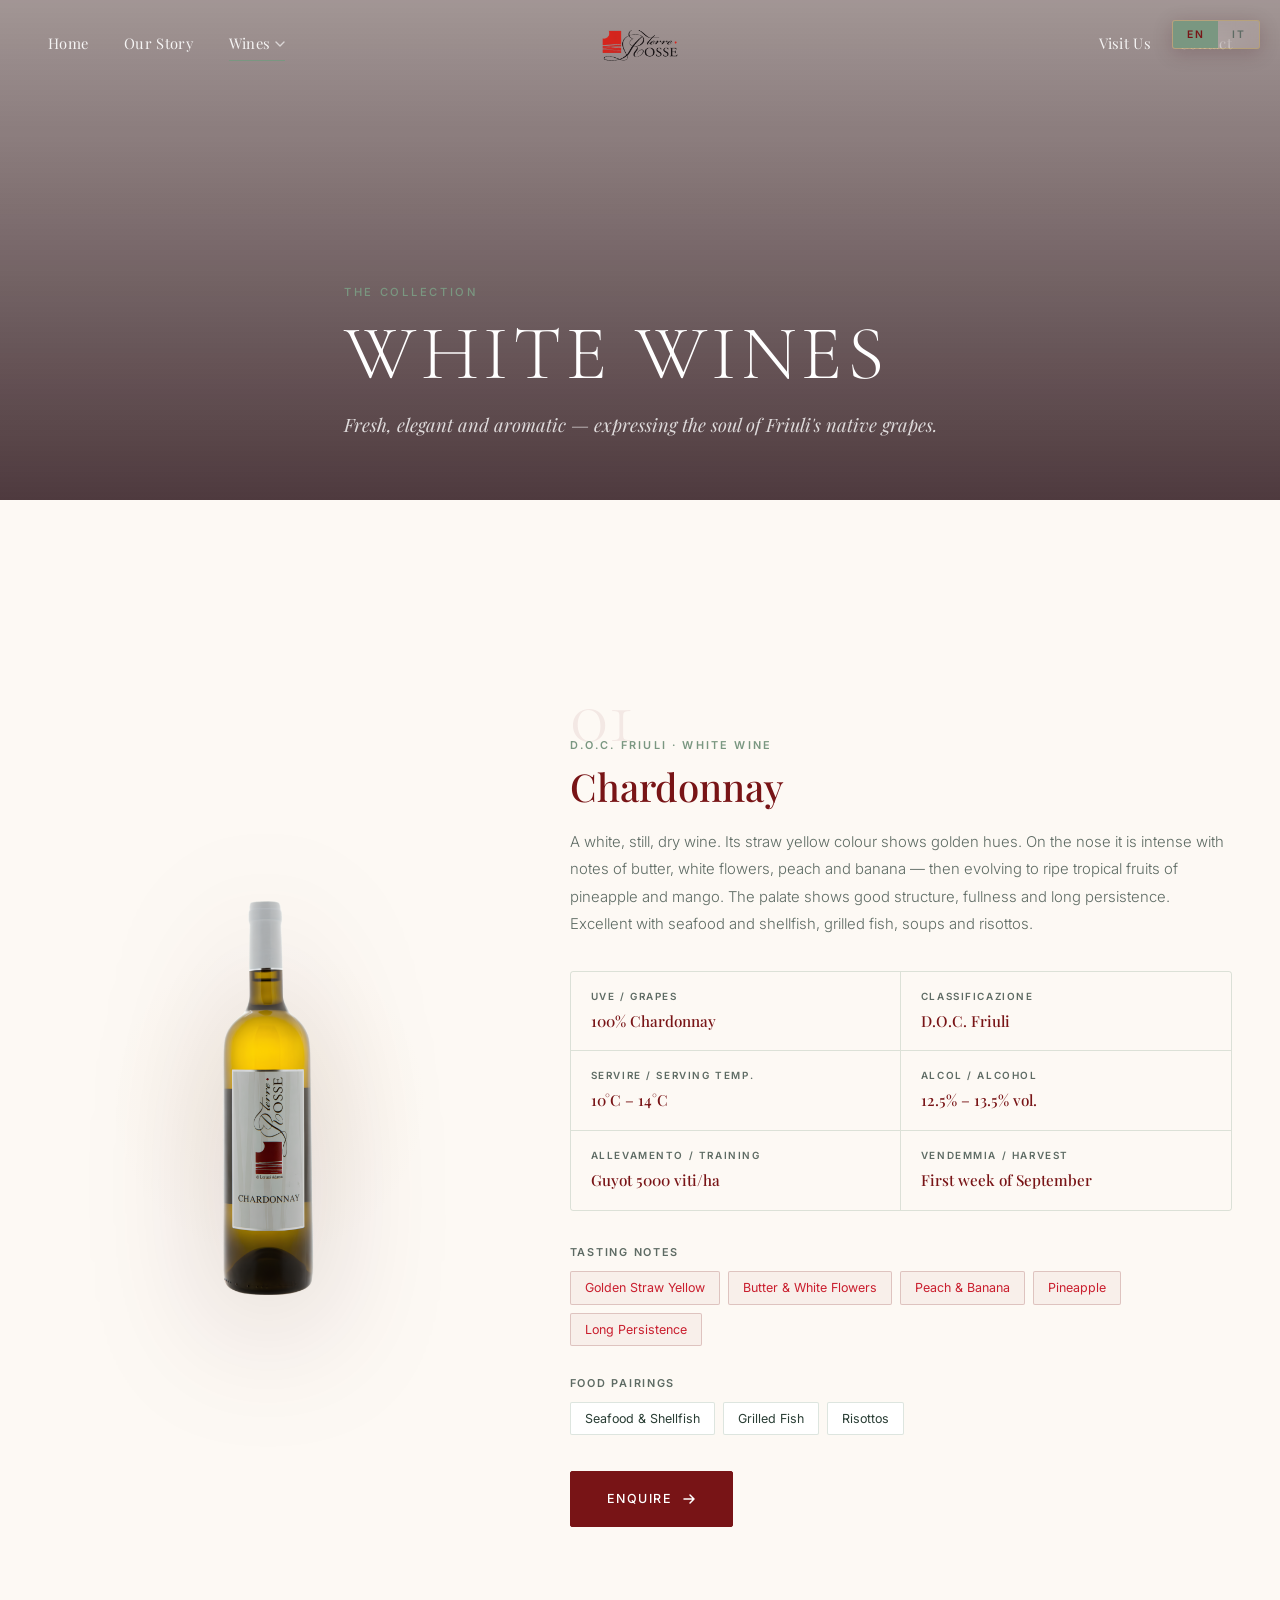
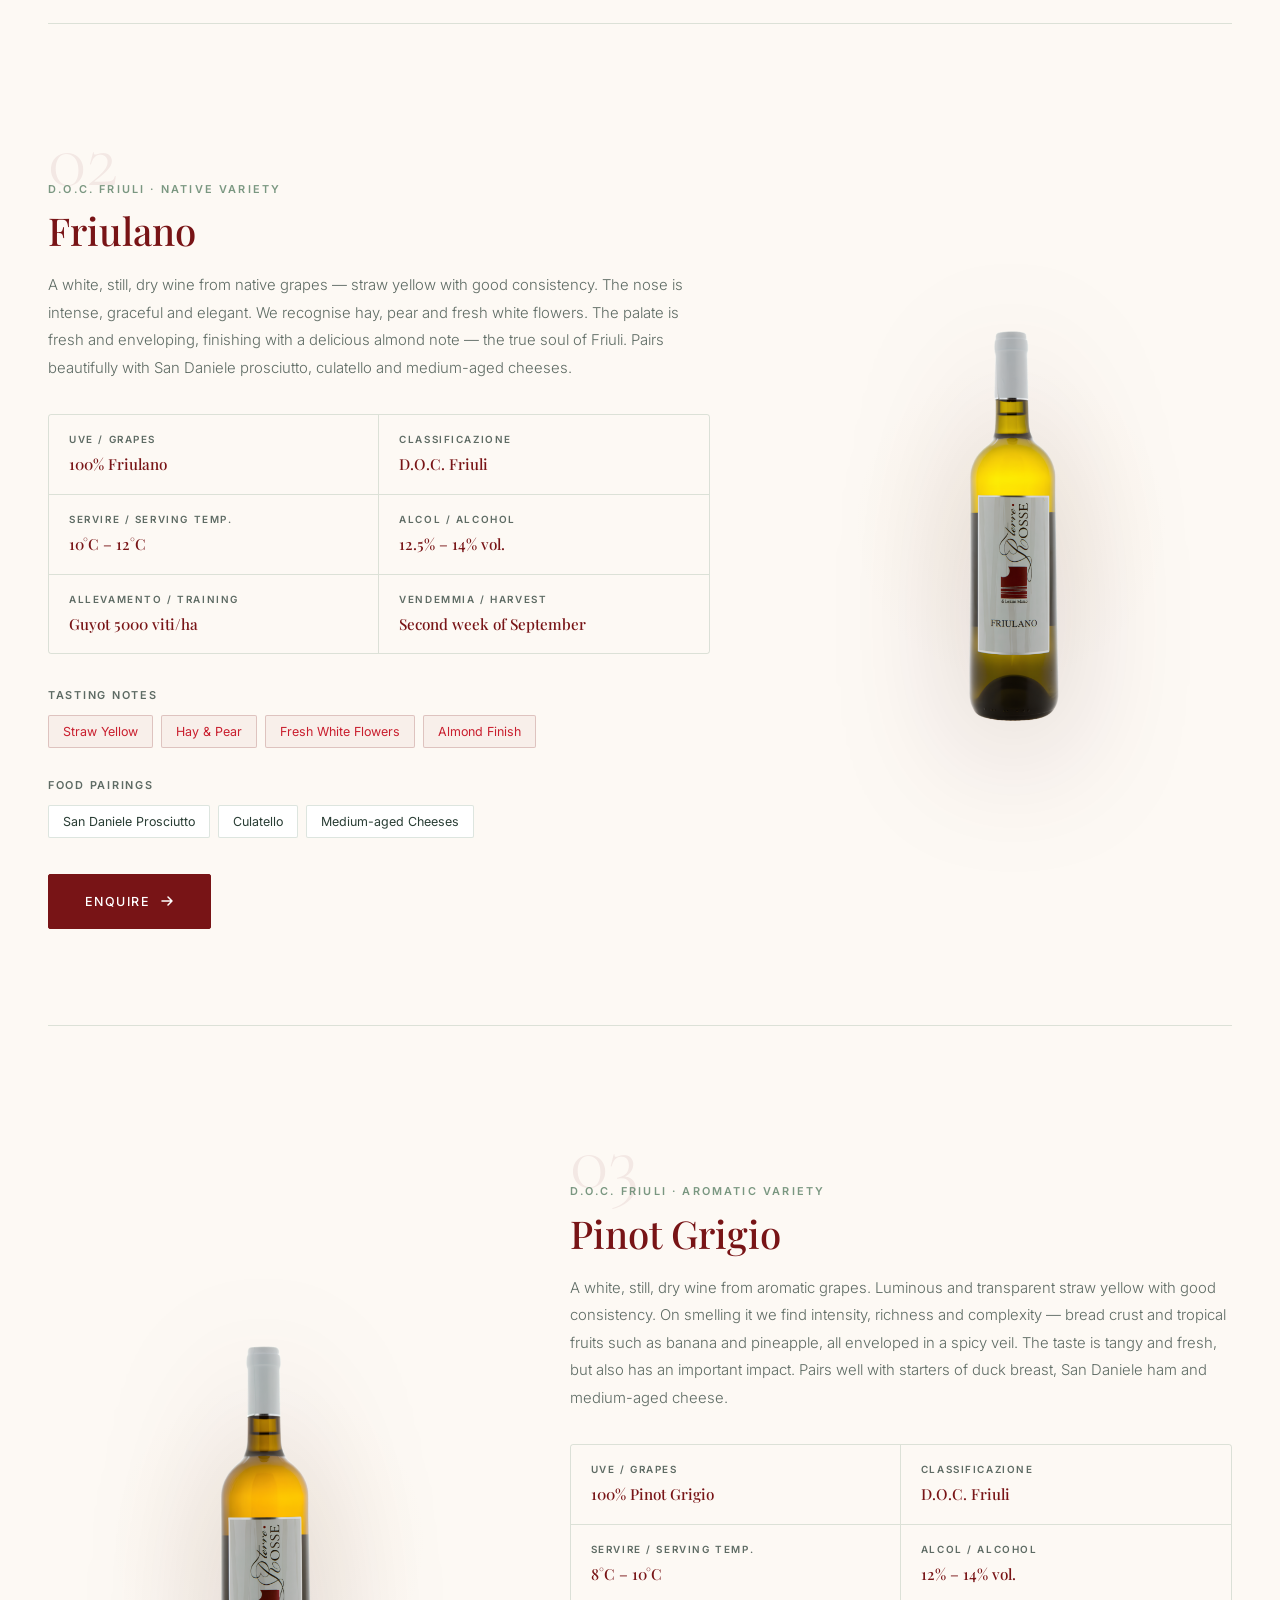
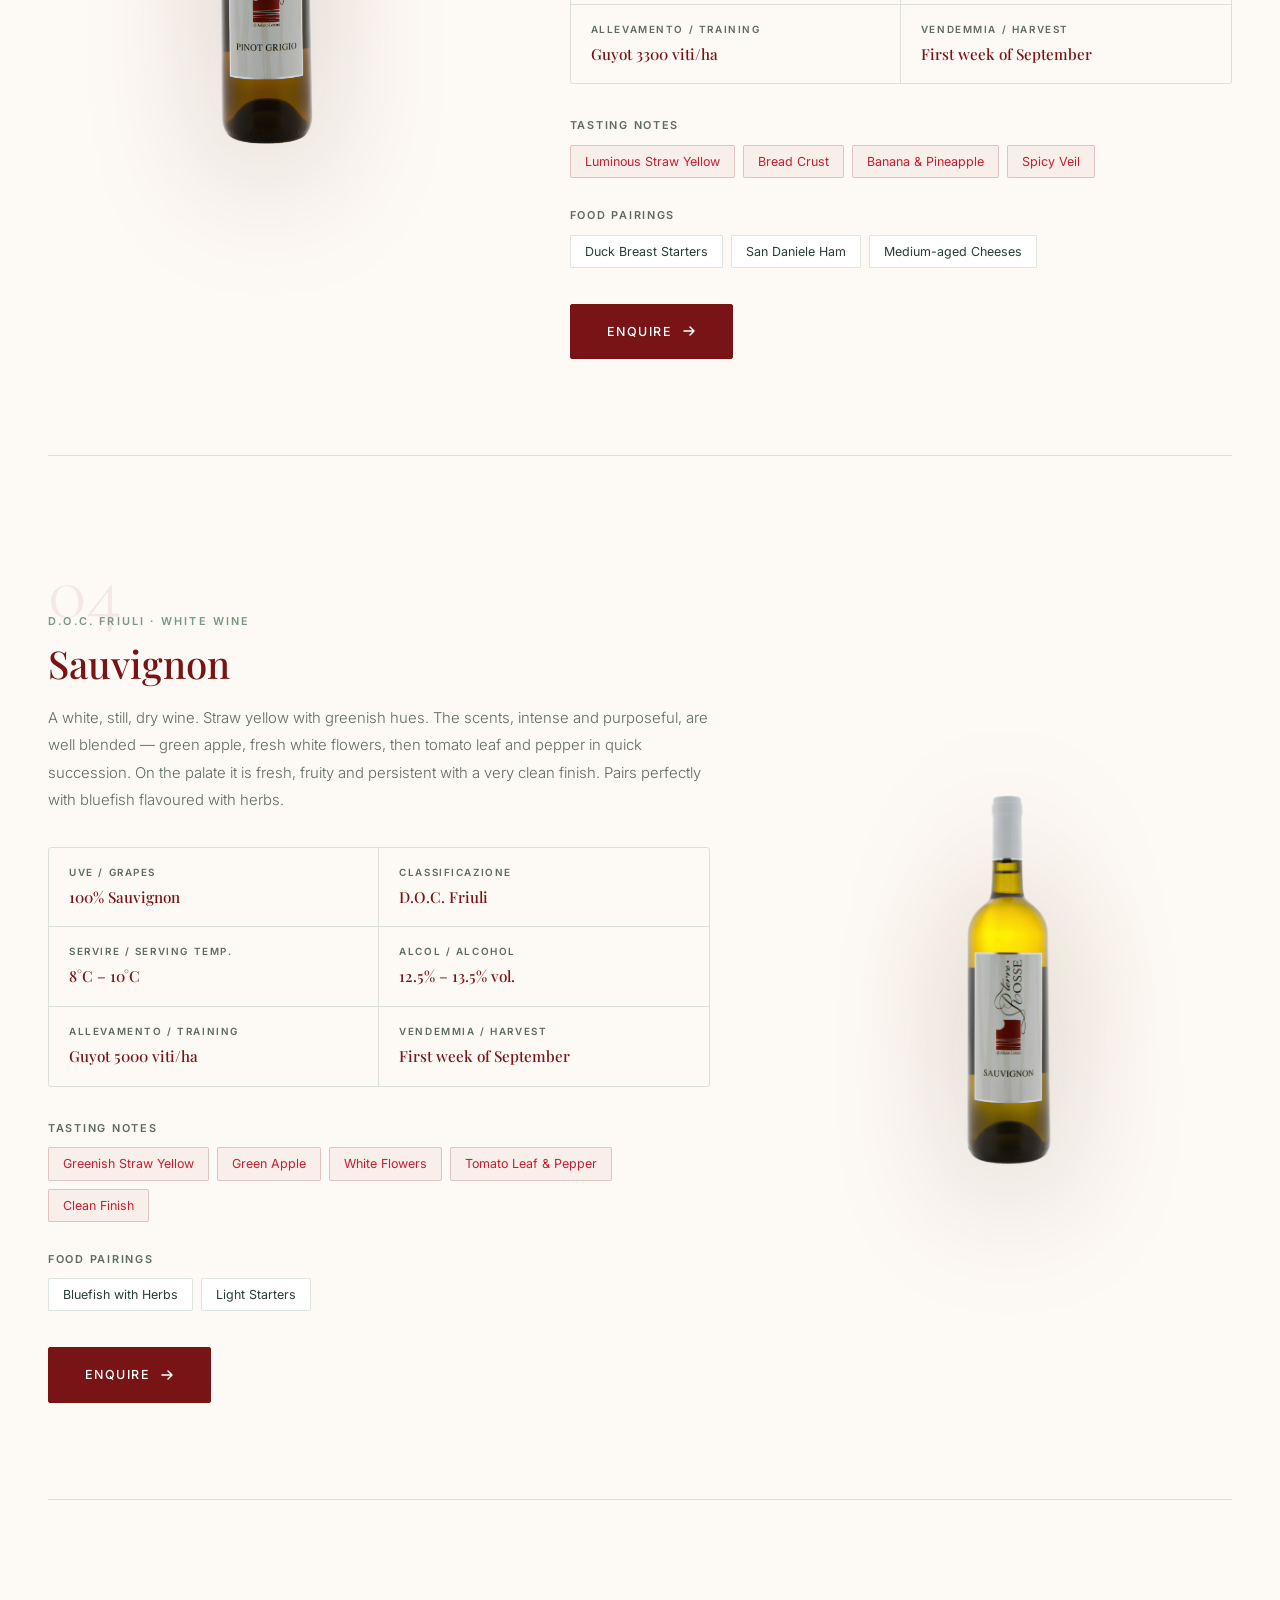
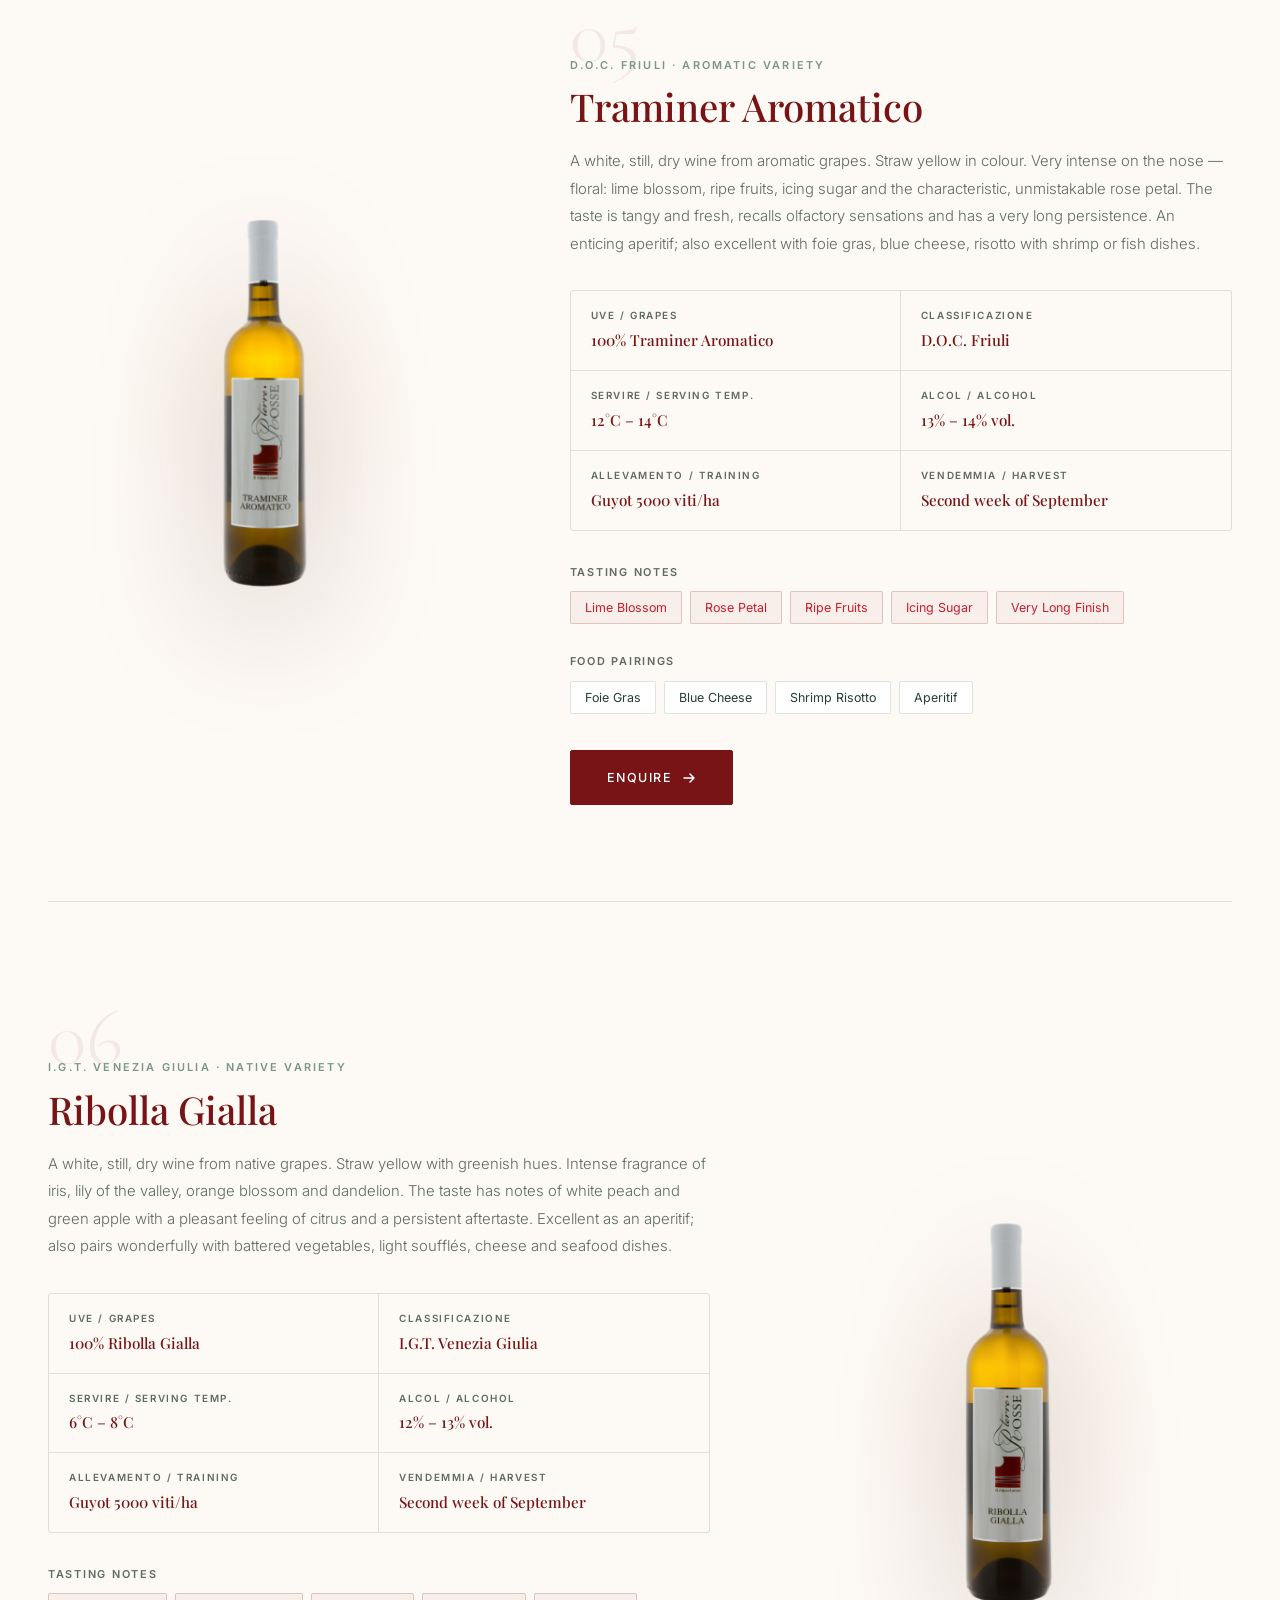
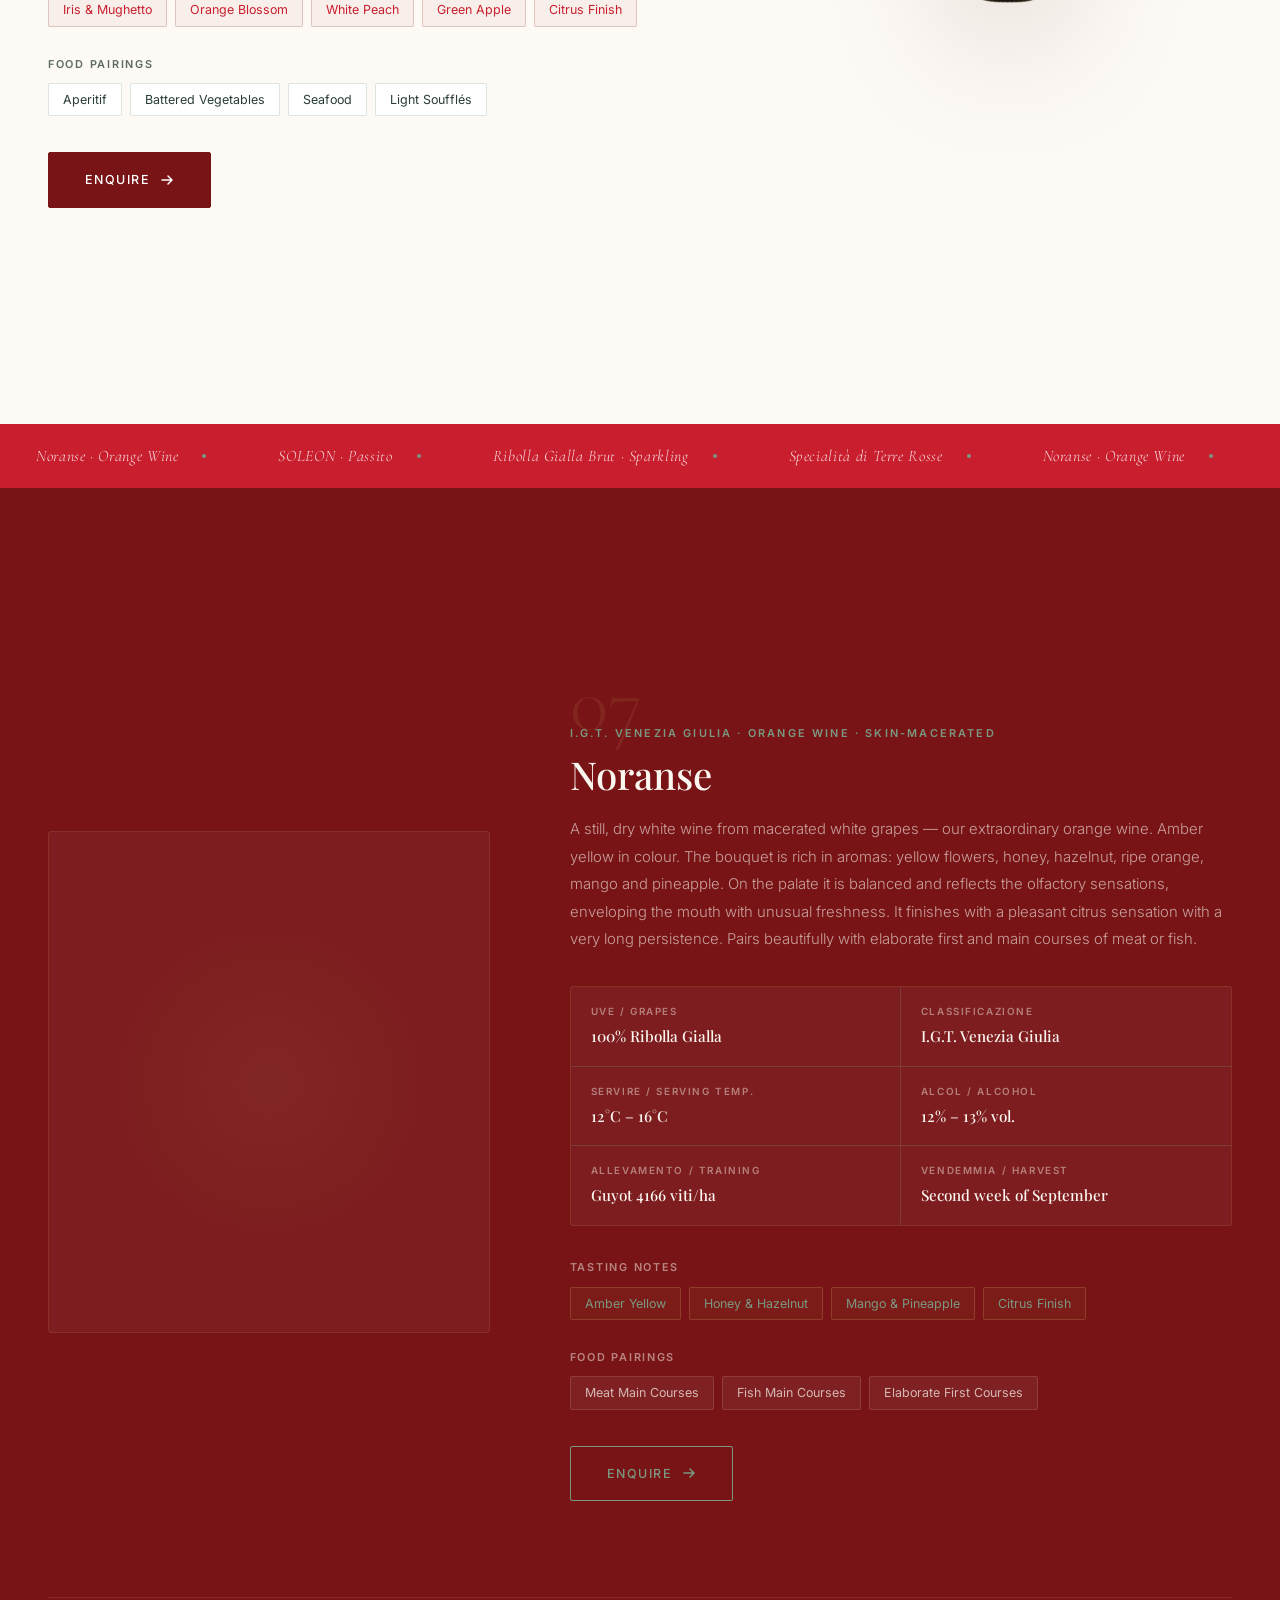
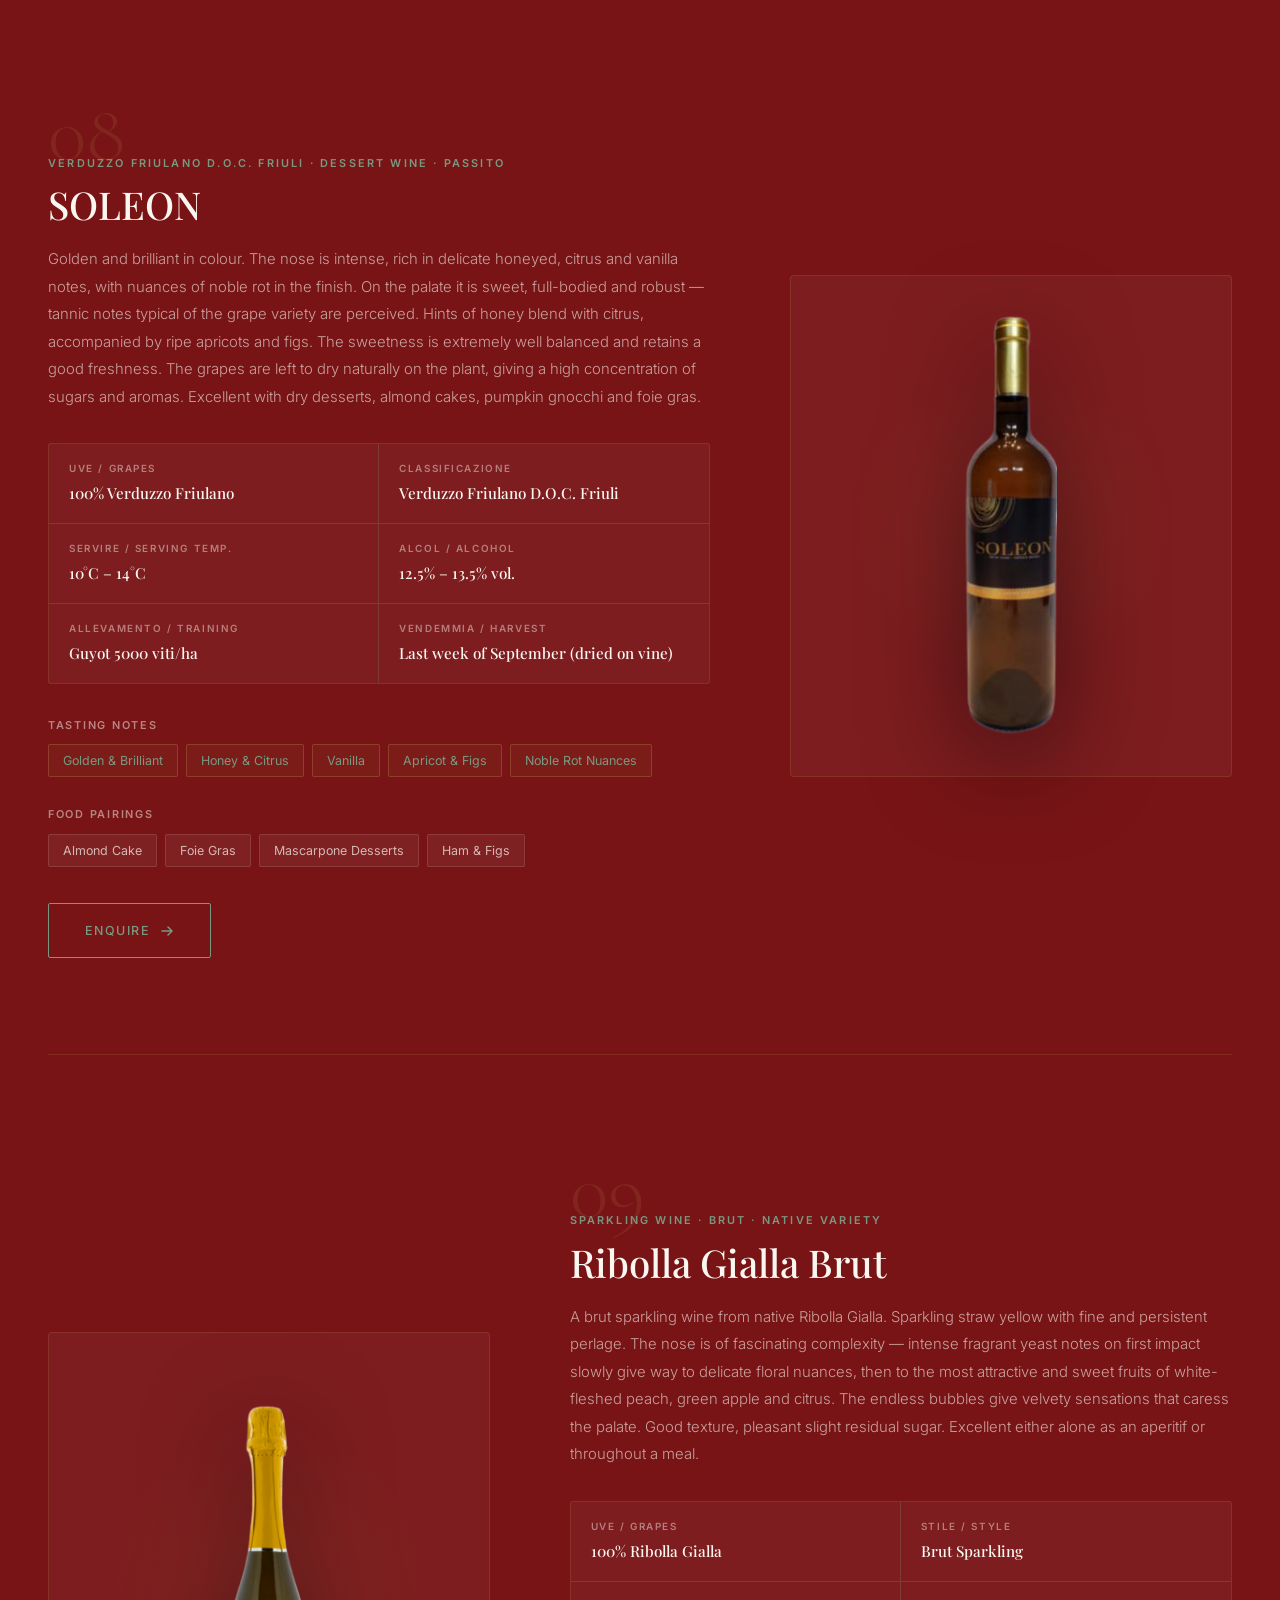
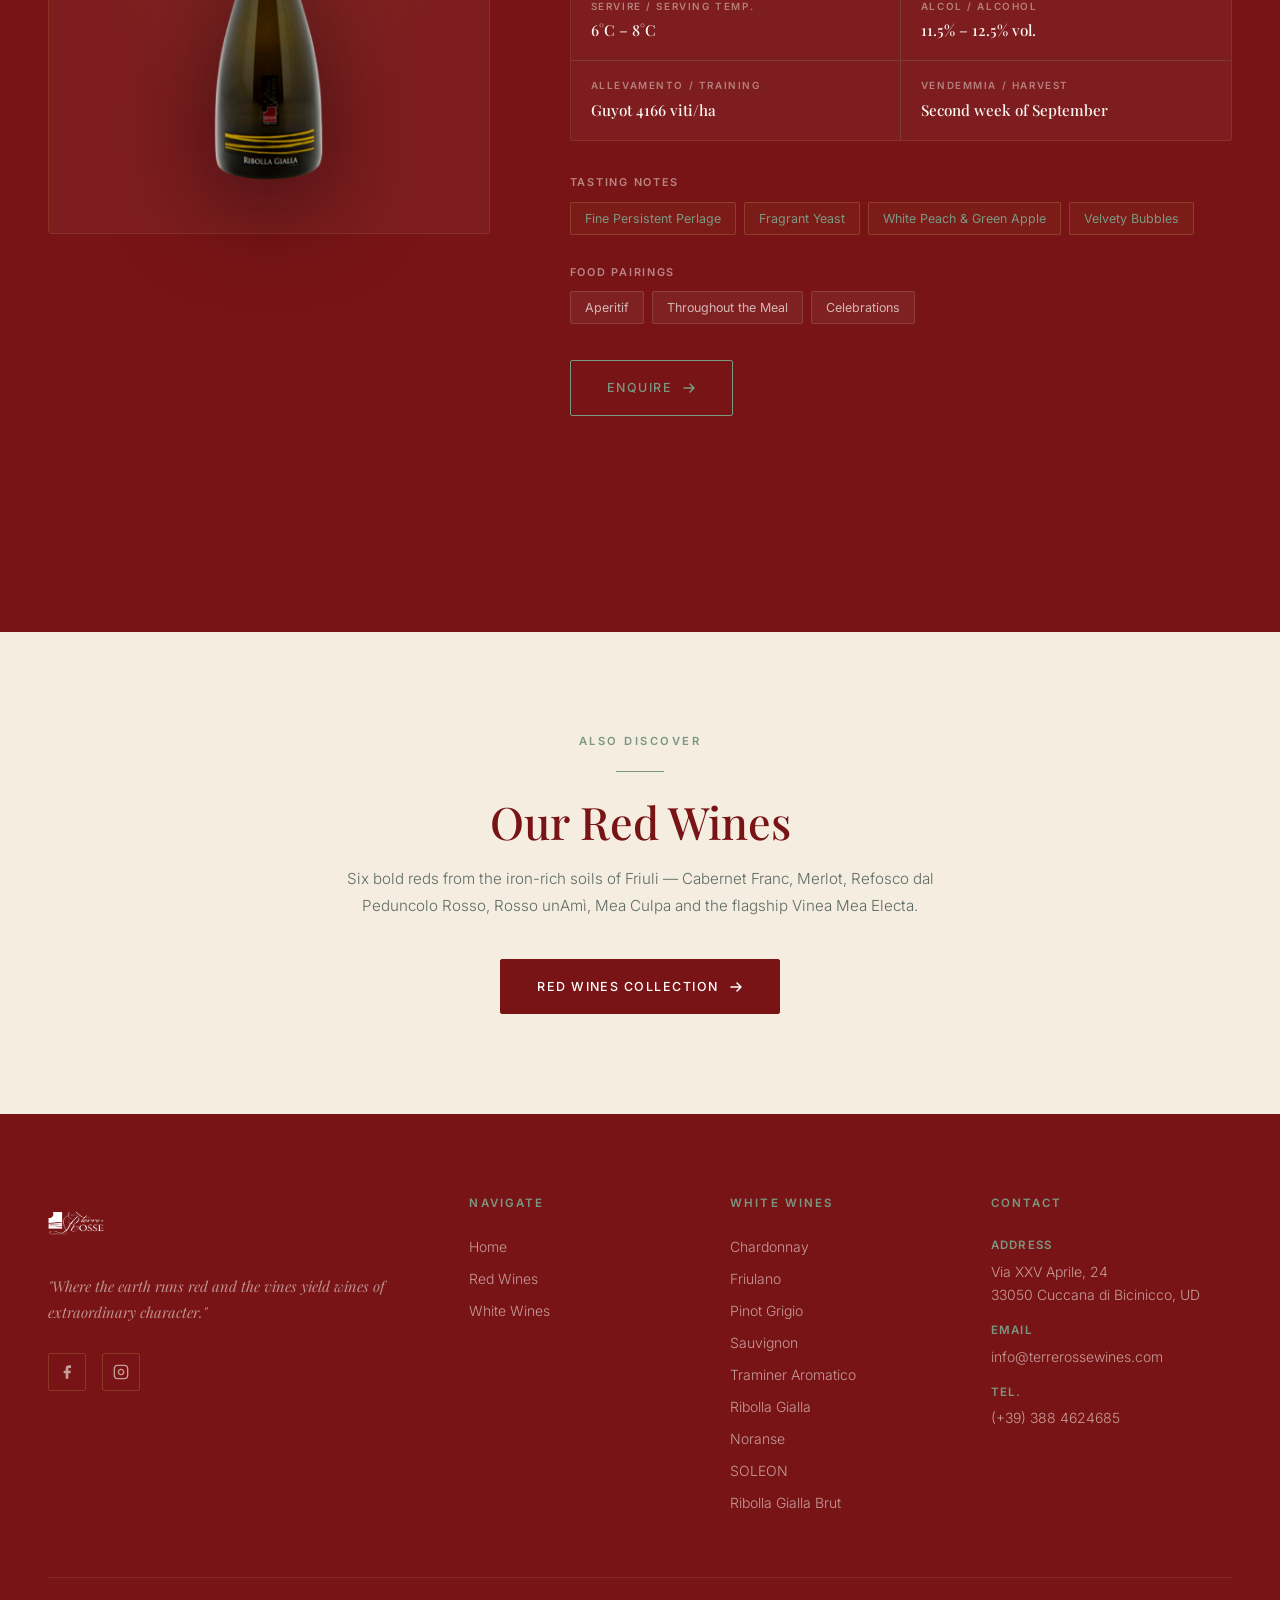
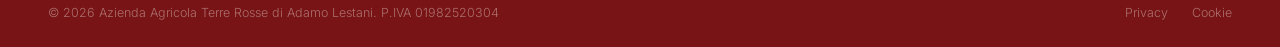
<file: white-wines.html>
<!DOCTYPE html>
<html lang="en">
<head>
  <meta charset="UTF-8">
  <meta name="viewport" content="width=device-width, initial-scale=1.0">
  <title>White Wines — Terre Rosse Wines</title>
  <meta name="description" content="Discover Terre Rosse white wines: Chardonnay, Friulano, Pinot Grigio, Sauvignon, Traminer Aromatico, Ribolla Gialla, Noranse orange wine, SOLEON passito and Ribolla Gialla Brut sparkling. D.O.C. Friuli.">
  <meta name="theme-color" content="#781416">
  <link rel="icon" type="image/png" href="images/logo.png">
  <link rel="stylesheet" href="styles.css">
</head>
<body class="page-wines">

<!-- Language Toggle -->
<div class="lang-toggle-wrap" role="group" aria-label="Language selection">
  <button class="lang-btn active" data-lang="en">EN</button>
  <button class="lang-btn" data-lang="it">IT</button>
</div>

<!-- HEADER -->
<header class="site-header" role="banner">
  <div class="header-inner">
    <nav class="nav-left">
      <a href="index.html" class="nav-link"><span data-lang="en">Home</span><span data-lang="it">Home</span></a>
      <a href="index.html#our-story" class="nav-link"><span data-lang="en">Our Story</span><span data-lang="it">La Nostra Storia</span></a>
      <div class="wines-trigger nav-link active" aria-haspopup="true" aria-expanded="false" tabindex="0">
        <span data-lang="en">Wines</span><span data-lang="it">Vini</span>
        <svg class="chevron" viewBox="0 0 10 6" fill="none"><path d="M1 1L5 5L9 1" stroke="currentColor" stroke-width="1.4" stroke-linecap="round" stroke-linejoin="round"/></svg>
      </div>
    </nav>
    <div class="header-logo-wrap">
      <a href="index.html" class="header-logo">
        <img src="images/logo.png" alt="Terre Rosse Wines" class="header-logo-light">
        <img src="images/logo.png" alt="Terre Rosse Wines" class="header-logo-dark" style="display:none">
      </a>
    </div>
    <nav class="nav-right">
      <a href="index.html#visit-us" class="nav-link"><span data-lang="en">Visit Us</span><span data-lang="it">Visitaci</span></a>
      <a href="index.html#contact" class="nav-link"><span data-lang="en">Contact</span><span data-lang="it">Contatti</span></a>
      <button class="mobile-toggle" aria-label="Open menu"><span></span><span></span><span></span></button>
    </nav>
  </div>
</header>

<!-- Mega Menu -->
<nav class="mega-menu" id="mega-menu" role="navigation">
  <div class="mega-menu-inner">
    <div class="mega-col">
      <div class="mega-col-eyebrow"><span data-lang="en">Collection</span><span data-lang="it">Collezione</span></div>
      <div class="mega-col-title"><span data-lang="en">Red Wines</span><span data-lang="it">Vini Rossi</span></div>
      <ul class="mega-col-links">
        <li><a href="red-wines.html#cabernet-franc" class="mega-link">Cabernet Franc</a></li>
        <li><a href="red-wines.html#merlot" class="mega-link">Merlot</a></li>
        <li><a href="red-wines.html#refosco" class="mega-link">Refosco d.P.R.</a></li>
        <li><a href="red-wines.html#rosso-unami" class="mega-link">Rosso unAmì</a></li>
        <li><a href="red-wines.html#mea-culpa" class="mega-link">Mea Culpa</a></li>
        <li><a href="red-wines.html#vinea-mea-electa" class="mega-link">Vinea Mea Electa</a></li>
      </ul>
    </div>
    <div class="mega-col">
      <div class="mega-col-eyebrow"><span data-lang="en">Collection</span><span data-lang="it">Collezione</span></div>
      <div class="mega-col-title"><span data-lang="en">White Wines</span><span data-lang="it">Vini Bianchi</span></div>
      <ul class="mega-col-links">
        <li><a href="white-wines.html#chardonnay" class="mega-link">Chardonnay</a></li>
        <li><a href="white-wines.html#friulano" class="mega-link">Friulano</a></li>
        <li><a href="white-wines.html#pinot-grigio" class="mega-link">Pinot Grigio</a></li>
        <li><a href="white-wines.html#sauvignon" class="mega-link">Sauvignon</a></li>
        <li><a href="white-wines.html#traminer" class="mega-link">Traminer Aromatico</a></li>
        <li><a href="white-wines.html#ribolla-gialla" class="mega-link">Ribolla Gialla</a></li>
      </ul>
    </div>
    <div class="mega-col">
      <div class="mega-col-eyebrow"><span data-lang="en">Specialties</span><span data-lang="it">Specialità</span></div>
      <div class="mega-col-title"><span data-lang="en">Sparkling &amp; Sweet</span><span data-lang="it">Spumanti &amp; Dolci</span></div>
      <ul class="mega-col-links">
        <li><a href="white-wines.html#noranse" class="mega-link">Noranse <span class="badge badge--orange">Orange</span></a></li>
        <li><a href="white-wines.html#soleon" class="mega-link">SOLEON <span class="badge badge--gold">Passito</span></a></li>
        <li><a href="white-wines.html#ribolla-brut" class="mega-link">Ribolla Gialla Brut <span class="badge badge--sparkling">Sparkling</span></a></li>
      </ul>
      <a href="index.html#visit-us" class="mega-cta-link">
        <span data-lang="en">Book a tasting</span><span data-lang="it">Prenota una degustazione</span>
        <svg viewBox="0 0 12 12" fill="none"><path d="M2 6H10M7 3L10 6L7 9" stroke="currentColor" stroke-width="1.4" stroke-linecap="round" stroke-linejoin="round"/></svg>
      </a>
    </div>
    <div class="mega-col mega-col--featured">
      <div class="mega-featured-card">
        <div class="mega-featured-img">
          <img src="images/wines/vinea_mea_electa.png" alt="Vinea Mea Electa">
        </div>
        <div class="mega-featured-details">
          <div class="mega-col-eyebrow"><span data-lang="en">Flagship</span><span data-lang="it">Vino di Punta</span></div>
          <div class="mega-featured-title">Vinea Mea Electa</div>
          <p class="mega-featured-desc">
            <span data-lang="en">Complex structure and infinite persistence.</span>
            <span data-lang="it">Struttura complessa e persistenza infinita.</span>
          </p>
          <a href="red-wines.html#vinea-mea-electa" class="mega-cta-link" style="margin-top: 0;">
            <span data-lang="en">Explore</span><span data-lang="it">Scopri</span>
            <svg viewBox="0 0 12 12" fill="none"><path d="M2 6H10M7 3L10 6L7 9" stroke="currentColor" stroke-width="1.4" stroke-linecap="round" stroke-linejoin="round"/></svg>
          </a>
        </div>
      </div>
    </div>
  </div>
</nav>

<div class="mobile-overlay" id="mobile-overlay"></div>
<nav class="mobile-drawer" id="mobile-drawer">
  <div class="mobile-drawer-head">
    <img src="images/logo.png" alt="Terre Rosse Wines">
    <button class="mobile-close">&times;</button>
  </div>
  <div class="mobile-nav">
    <a href="index.html" class="mobile-nav-item">Home</a>
    <a href="index.html#our-story" class="mobile-nav-item"><span data-lang="en">Our Story</span><span data-lang="it">La Nostra Storia</span></a>
    <div class="mobile-nav-item" style="color:var(--gold);font-size:0.72rem;letter-spacing:0.15em;text-transform:uppercase;font-family:var(--font-sans);padding-top:20px;"><span data-lang="en">Wines</span><span data-lang="it">Vini</span></div>
    <div class="mobile-nav-sub">
      <a href="red-wines.html" class="mobile-nav-sub-item"><span data-lang="en">Red Wines</span><span data-lang="it">Vini Rossi</span></a>
      <a href="white-wines.html" class="mobile-nav-sub-item"><span data-lang="en">White Wines</span><span data-lang="it">Vini Bianchi</span></a>
      <a href="white-wines.html#noranse" class="mobile-nav-sub-item">Noranse</a>
      <a href="white-wines.html#ribolla-brut" class="mobile-nav-sub-item">Ribolla Gialla Brut</a>
      <a href="white-wines.html#soleon" class="mobile-nav-sub-item">SOLEON</a>
    </div>
    <a href="index.html#visit-us" class="mobile-nav-item"><span data-lang="en">Visit Us</span><span data-lang="it">Visitaci</span></a>
    <a href="index.html#contact" class="mobile-nav-item"><span data-lang="en">Contact</span><span data-lang="it">Contatti</span></a>
    <div style="padding:20px 32px;display:flex;gap:10px;">
      <button class="lang-btn" data-lang="en" style="border:1px solid var(--border-color);border-radius:2px;color:var(--mid-gray);flex:1;padding:10px;font-size:0.75rem;letter-spacing:0.1em;">EN</button>
      <button class="lang-btn" data-lang="it" style="border:1px solid var(--border-color);border-radius:2px;color:var(--mid-gray);flex:1;padding:10px;font-size:0.75rem;letter-spacing:0.1em;">IT</button>
    </div>
  </div>
</nav>

<main id="main-content">

<!-- PAGE HERO -->
<section class="page-hero">
  <div class="page-hero-bg" style="background-image:url('https://images.unsplash.com/photo-1558618666-fcd25c85cd64?w=1920&q=85&auto=format&fit=crop&crop=center');"></div>
  <div class="container">
    <div class="page-hero-content">
      <p class="page-hero-eyebrow"><span data-lang="en">The Collection</span><span data-lang="it">La Collezione</span></p>
      <h1 class="page-hero-title"><span data-lang="en">White Wines</span><span data-lang="it">Vini Bianchi</span></h1>
      <p class="page-hero-sub"><span data-lang="en">Fresh, elegant and aromatic — expressing the soul of Friuli's native grapes.</span><span data-lang="it">Freschi, eleganti e aromatici — espressione dell'anima dei vitigni autoctoni friulani.</span></p>
    </div>
  </div>
</section>

<!-- WINE CATALOG -->
<section class="wine-catalog">
  <div class="container">

    <!-- 1. Chardonnay -->
    <article class="wine-entry" id="chardonnay">
      <div class="wine-entry-bottle">
        <img src="images/wines/Chardonnay.png" alt="Chardonnay — Terre Rosse Wines">
      </div>
      <div class="wine-entry-details">
        <div class="wine-entry-number">01</div>
        <div class="wine-entry-eyebrow">D.O.C. Friuli · <span data-lang="en">White Wine</span><span data-lang="it">Vino Bianco</span></div>
        <h2 class="wine-entry-name">Chardonnay</h2>
        <p class="wine-entry-story">
          <span data-lang="en">A white, still, dry wine. Its straw yellow colour shows golden hues. On the nose it is intense with notes of butter, white flowers, peach and banana — then evolving to ripe tropical fruits of pineapple and mango. The palate shows good structure, fullness and long persistence. Excellent with seafood and shellfish, grilled fish, soups and risottos.</span>
          <span data-lang="it">Vino bianco, fermo, secco. Colore giallo paglierino con riflessi dorati. Al naso è intenso, con note di burro, fiori bianchi, pesca e banana; evolve poi verso frutta tropicale matura di ananas e mango. Al palato presenta buona struttura, pienezza e lunga persistenza. Ottimo con frutti di mare e crostacei, risulta perfetto anche con piatti a base di pesce alla griglia, zuppe e risotti.</span>
        </p>
        <div class="wine-entry-tech">
          <div class="tech-item"><div class="tech-label">Uve / Grapes</div><div class="tech-value">100% Chardonnay</div></div>
          <div class="tech-item"><div class="tech-label">Classificazione</div><div class="tech-value">D.O.C. Friuli</div></div>
          <div class="tech-item"><div class="tech-label">Servire / Serving Temp.</div><div class="tech-value">10°C – 14°C</div></div>
          <div class="tech-item"><div class="tech-label">Alcol / Alcohol</div><div class="tech-value">12.5% – 13.5% vol.</div></div>
          <div class="tech-item"><div class="tech-label">Allevamento / Training</div><div class="tech-value">Guyot 5000 viti/ha</div></div>
          <div class="tech-item"><div class="tech-label">Vendemmia / Harvest</div><div class="tech-value"><span data-lang="en">First week of September</span><span data-lang="it">Prima settimana di settembre</span></div></div>
        </div>
        <div class="wine-entry-tasting">
          <div class="tasting-title"><span data-lang="en">Tasting Notes</span><span data-lang="it">Note di Degustazione</span></div>
          <div class="tasting-notes">
            <span class="tasting-note"><span data-lang="en">Golden Straw Yellow</span><span data-lang="it">Giallo Paglierino Dorato</span></span>
            <span class="tasting-note"><span data-lang="en">Butter &amp; White Flowers</span><span data-lang="it">Burro &amp; Fiori Bianchi</span></span>
            <span class="tasting-note"><span data-lang="en">Peach &amp; Banana</span><span data-lang="it">Pesca &amp; Banana</span></span>
            <span class="tasting-note"><span data-lang="en">Pineapple</span><span data-lang="it">Ananas</span></span>
            <span class="tasting-note"><span data-lang="en">Long Persistence</span><span data-lang="it">Lunga Persistenza</span></span>
          </div>
        </div>
        <div class="wine-entry-food">
          <div class="food-title"><span data-lang="en">Food Pairings</span><span data-lang="it">Abbinamenti</span></div>
          <div class="food-pairings">
            <span class="food-tag"><span data-lang="en">Seafood &amp; Shellfish</span><span data-lang="it">Frutti di Mare &amp; Crostacei</span></span>
            <span class="food-tag"><span data-lang="en">Grilled Fish</span><span data-lang="it">Pesce alla Griglia</span></span>
            <span class="food-tag"><span data-lang="en">Risottos</span><span data-lang="it">Risotti</span></span>
          </div>
        </div>
        <a href="index.html#contact" class="btn btn-dark"><span data-lang="en">Enquire</span><span data-lang="it">Richiedi Info</span> <svg viewBox="0 0 14 14" fill="none"><path d="M2 7H12M8 3L12 7L8 11" stroke="currentColor" stroke-width="1.5" stroke-linecap="round" stroke-linejoin="round"/></svg></a>
      </div>
    </article>

    <!-- 2. Friulano (reversed) -->
    <article class="wine-entry reverse" id="friulano">
      <div class="wine-entry-bottle">
        <img src="images/wines/Friulano.png" alt="Friulano — Terre Rosse Wines">
      </div>
      <div class="wine-entry-details">
        <div class="wine-entry-number">02</div>
        <div class="wine-entry-eyebrow">D.O.C. Friuli · <span data-lang="en">Native Variety</span><span data-lang="it">Vitigno Autoctono</span></div>
        <h2 class="wine-entry-name">Friulano</h2>
        <p class="wine-entry-story">
          <span data-lang="en">A white, still, dry wine from native grapes — straw yellow with good consistency. The nose is intense, graceful and elegant. We recognise hay, pear and fresh white flowers. The palate is fresh and enveloping, finishing with a delicious almond note — the true soul of Friuli. Pairs beautifully with San Daniele prosciutto, culatello and medium-aged cheeses.</span>
          <span data-lang="it">Vino bianco, fermo, secco da vitigno autoctono. Colore giallo paglierino carico dalla bella consistenza. Il profumo è notevole, aggraziato, elegante: riconosciamo il fieno, la pera, i fiori bianchi freschi. Fresco e sapido in bocca, decisamente avvolgente, termina con una deliziosa mandorla — l'anima del Friuli. Affettati dolci come Prosciutto di San Daniele o culatello, ottimo con formaggi a media stagionatura.</span>
        </p>
        <div class="wine-entry-tech">
          <div class="tech-item"><div class="tech-label">Uve / Grapes</div><div class="tech-value">100% Friulano</div></div>
          <div class="tech-item"><div class="tech-label">Classificazione</div><div class="tech-value">D.O.C. Friuli</div></div>
          <div class="tech-item"><div class="tech-label">Servire / Serving Temp.</div><div class="tech-value">10°C – 12°C</div></div>
          <div class="tech-item"><div class="tech-label">Alcol / Alcohol</div><div class="tech-value">12.5% – 14% vol.</div></div>
          <div class="tech-item"><div class="tech-label">Allevamento / Training</div><div class="tech-value">Guyot 5000 viti/ha</div></div>
          <div class="tech-item"><div class="tech-label">Vendemmia / Harvest</div><div class="tech-value"><span data-lang="en">Second week of September</span><span data-lang="it">Seconda settimana di settembre</span></div></div>
        </div>
        <div class="wine-entry-tasting">
          <div class="tasting-title"><span data-lang="en">Tasting Notes</span><span data-lang="it">Note di Degustazione</span></div>
          <div class="tasting-notes">
            <span class="tasting-note"><span data-lang="en">Straw Yellow</span><span data-lang="it">Giallo Paglierino</span></span>
            <span class="tasting-note"><span data-lang="en">Hay &amp; Pear</span><span data-lang="it">Fieno &amp; Pera</span></span>
            <span class="tasting-note"><span data-lang="en">Fresh White Flowers</span><span data-lang="it">Fiori Bianchi Freschi</span></span>
            <span class="tasting-note"><span data-lang="en">Almond Finish</span><span data-lang="it">Chiusura di Mandorla</span></span>
          </div>
        </div>
        <div class="wine-entry-food">
          <div class="food-title"><span data-lang="en">Food Pairings</span><span data-lang="it">Abbinamenti</span></div>
          <div class="food-pairings">
            <span class="food-tag"><span data-lang="en">San Daniele Prosciutto</span><span data-lang="it">Prosciutto di San Daniele</span></span>
            <span class="food-tag">Culatello</span>
            <span class="food-tag"><span data-lang="en">Medium-aged Cheeses</span><span data-lang="it">Formaggi a Media Stagionatura</span></span>
          </div>
        </div>
        <a href="index.html#contact" class="btn btn-dark"><span data-lang="en">Enquire</span><span data-lang="it">Richiedi Info</span> <svg viewBox="0 0 14 14" fill="none"><path d="M2 7H12M8 3L12 7L8 11" stroke="currentColor" stroke-width="1.5" stroke-linecap="round" stroke-linejoin="round"/></svg></a>
      </div>
    </article>

    <!-- 3. Pinot Grigio -->
    <article class="wine-entry" id="pinot-grigio">
      <div class="wine-entry-bottle">
        <img src="images/wines/Pinot_Grigio.png" alt="Pinot Grigio — Terre Rosse Wines">
      </div>
      <div class="wine-entry-details">
        <div class="wine-entry-number">03</div>
        <div class="wine-entry-eyebrow">D.O.C. Friuli · <span data-lang="en">Aromatic Variety</span><span data-lang="it">Vitigno Aromatico</span></div>
        <h2 class="wine-entry-name">Pinot Grigio</h2>
        <p class="wine-entry-story">
          <span data-lang="en">A white, still, dry wine from aromatic grapes. Luminous and transparent straw yellow with good consistency. On smelling it we find intensity, richness and complexity — bread crust and tropical fruits such as banana and pineapple, all enveloped in a spicy veil. The taste is tangy and fresh, but also has an important impact. Pairs well with starters of duck breast, San Daniele ham and medium-aged cheese.</span>
          <span data-lang="it">Vino bianco, fermo, secco da vitigno aromatico. Giallo paglierino luminoso e trasparente dalla buona consistenza. Annusandolo troviamo intensità, ricchezza e complessità. Riconosciamo la crosta del pane e la frutta tropicale come banana e ananas, il tutto avvolto in un velo di spezie. Il sorso è sapido e fresco, ma importante come impatto. Si abbina bene con antipasti a base di petto d'oca, affettati dolci e formaggi di media stagionatura.</span>
        </p>
        <div class="wine-entry-tech">
          <div class="tech-item"><div class="tech-label">Uve / Grapes</div><div class="tech-value">100% Pinot Grigio</div></div>
          <div class="tech-item"><div class="tech-label">Classificazione</div><div class="tech-value">D.O.C. Friuli</div></div>
          <div class="tech-item"><div class="tech-label">Servire / Serving Temp.</div><div class="tech-value">8°C – 10°C</div></div>
          <div class="tech-item"><div class="tech-label">Alcol / Alcohol</div><div class="tech-value">12% – 14% vol.</div></div>
          <div class="tech-item"><div class="tech-label">Allevamento / Training</div><div class="tech-value">Guyot 3300 viti/ha</div></div>
          <div class="tech-item"><div class="tech-label">Vendemmia / Harvest</div><div class="tech-value"><span data-lang="en">First week of September</span><span data-lang="it">Prima settimana di settembre</span></div></div>
        </div>
        <div class="wine-entry-tasting">
          <div class="tasting-title"><span data-lang="en">Tasting Notes</span><span data-lang="it">Note di Degustazione</span></div>
          <div class="tasting-notes">
            <span class="tasting-note"><span data-lang="en">Luminous Straw Yellow</span><span data-lang="it">Giallo Paglierino Luminoso</span></span>
            <span class="tasting-note"><span data-lang="en">Bread Crust</span><span data-lang="it">Crosta di Pane</span></span>
            <span class="tasting-note"><span data-lang="en">Banana &amp; Pineapple</span><span data-lang="it">Banana &amp; Ananas</span></span>
            <span class="tasting-note"><span data-lang="en">Spicy Veil</span><span data-lang="it">Velo di Spezie</span></span>
          </div>
        </div>
        <div class="wine-entry-food">
          <div class="food-title"><span data-lang="en">Food Pairings</span><span data-lang="it">Abbinamenti</span></div>
          <div class="food-pairings">
            <span class="food-tag"><span data-lang="en">Duck Breast Starters</span><span data-lang="it">Antipasti di Petto d'Oca</span></span>
            <span class="food-tag"><span data-lang="en">San Daniele Ham</span><span data-lang="it">Prosciutto di San Daniele</span></span>
            <span class="food-tag"><span data-lang="en">Medium-aged Cheeses</span><span data-lang="it">Formaggi a Media Stagionatura</span></span>
          </div>
        </div>
        <a href="index.html#contact" class="btn btn-dark"><span data-lang="en">Enquire</span><span data-lang="it">Richiedi Info</span> <svg viewBox="0 0 14 14" fill="none"><path d="M2 7H12M8 3L12 7L8 11" stroke="currentColor" stroke-width="1.5" stroke-linecap="round" stroke-linejoin="round"/></svg></a>
      </div>
    </article>

    <!-- 4. Sauvignon (reversed) -->
    <article class="wine-entry reverse" id="sauvignon">
      <div class="wine-entry-bottle">
        <img src="images/wines/Sauvignon.png" alt="Sauvignon — Terre Rosse Wines">
      </div>
      <div class="wine-entry-details">
        <div class="wine-entry-number">04</div>
        <div class="wine-entry-eyebrow">D.O.C. Friuli · <span data-lang="en">White Wine</span><span data-lang="it">Vino Bianco</span></div>
        <h2 class="wine-entry-name">Sauvignon</h2>
        <p class="wine-entry-story">
          <span data-lang="en">A white, still, dry wine. Straw yellow with greenish hues. The scents, intense and purposeful, are well blended — green apple, fresh white flowers, then tomato leaf and pepper in quick succession. On the palate it is fresh, fruity and persistent with a very clean finish. Pairs perfectly with bluefish flavoured with herbs.</span>
          <span data-lang="it">Vino bianco, fermo, secco. Giallo paglierino con riflessi verdastri. I profumi, intensi e fini, si dimostrano ben amalgamati fra loro evidenziando in particolare la mela verde, i fiori bianchi freschi, passando in rapida successione a quelli della foglia di pomodoro e peperone. All'assaggio si dimostra fresco, sapido e persistente. La chiusura è molto pulita. Ottimo con piatti a base di pesce azzurro aromatizzato con erbe officinali.</span>
        </p>
        <div class="wine-entry-tech">
          <div class="tech-item"><div class="tech-label">Uve / Grapes</div><div class="tech-value">100% Sauvignon</div></div>
          <div class="tech-item"><div class="tech-label">Classificazione</div><div class="tech-value">D.O.C. Friuli</div></div>
          <div class="tech-item"><div class="tech-label">Servire / Serving Temp.</div><div class="tech-value">8°C – 10°C</div></div>
          <div class="tech-item"><div class="tech-label">Alcol / Alcohol</div><div class="tech-value">12.5% – 13.5% vol.</div></div>
          <div class="tech-item"><div class="tech-label">Allevamento / Training</div><div class="tech-value">Guyot 5000 viti/ha</div></div>
          <div class="tech-item"><div class="tech-label">Vendemmia / Harvest</div><div class="tech-value"><span data-lang="en">First week of September</span><span data-lang="it">Prima settimana di settembre</span></div></div>
        </div>
        <div class="wine-entry-tasting">
          <div class="tasting-title"><span data-lang="en">Tasting Notes</span><span data-lang="it">Note di Degustazione</span></div>
          <div class="tasting-notes">
            <span class="tasting-note"><span data-lang="en">Greenish Straw Yellow</span><span data-lang="it">Paglierino con Riflessi Verdi</span></span>
            <span class="tasting-note"><span data-lang="en">Green Apple</span><span data-lang="it">Mela Verde</span></span>
            <span class="tasting-note"><span data-lang="en">White Flowers</span><span data-lang="it">Fiori Bianchi</span></span>
            <span class="tasting-note"><span data-lang="en">Tomato Leaf &amp; Pepper</span><span data-lang="it">Foglia di Pomodoro &amp; Peperone</span></span>
            <span class="tasting-note"><span data-lang="en">Clean Finish</span><span data-lang="it">Chiusura Pulita</span></span>
          </div>
        </div>
        <div class="wine-entry-food">
          <div class="food-title"><span data-lang="en">Food Pairings</span><span data-lang="it">Abbinamenti</span></div>
          <div class="food-pairings">
            <span class="food-tag"><span data-lang="en">Bluefish with Herbs</span><span data-lang="it">Pesce Azzurro con Erbe</span></span>
            <span class="food-tag"><span data-lang="en">Light Starters</span><span data-lang="it">Antipasti Leggeri</span></span>
          </div>
        </div>
        <a href="index.html#contact" class="btn btn-dark"><span data-lang="en">Enquire</span><span data-lang="it">Richiedi Info</span> <svg viewBox="0 0 14 14" fill="none"><path d="M2 7H12M8 3L12 7L8 11" stroke="currentColor" stroke-width="1.5" stroke-linecap="round" stroke-linejoin="round"/></svg></a>
      </div>
    </article>

    <!-- 5. Traminer Aromatico -->
    <article class="wine-entry" id="traminer">
      <div class="wine-entry-bottle">
        <img src="images/wines/Traminer_Aromatico.png" alt="Traminer Aromatico — Terre Rosse Wines">
      </div>
      <div class="wine-entry-details">
        <div class="wine-entry-number">05</div>
        <div class="wine-entry-eyebrow">D.O.C. Friuli · <span data-lang="en">Aromatic Variety</span><span data-lang="it">Vitigno Aromatico</span></div>
        <h2 class="wine-entry-name">Traminer Aromatico</h2>
        <p class="wine-entry-story">
          <span data-lang="en">A white, still, dry wine from aromatic grapes. Straw yellow in colour. Very intense on the nose — floral: lime blossom, ripe fruits, icing sugar and the characteristic, unmistakable rose petal. The taste is tangy and fresh, recalls olfactory sensations and has a very long persistence. An enticing aperitif; also excellent with foie gras, blue cheese, risotto with shrimp or fish dishes.</span>
          <span data-lang="it">Vino bianco, fermo, secco da vitigno aromatico. Giallo paglierino carico. Molto intenso al naso, floreale: fiori di tiglio, frutta matura, zucchero a velo e il caratteristico ed inconfondibile petalo di rosa. In bocca è sapido e fresco, richiama le sensazioni olfattive ed ha una persistenza lunghissima. Aperitivo accattivante, si presta bene anche agli antipasti a base di patè d'oca, formaggi erborinati, risotto con gamberi o secondi di pesce con tendenza dolce.</span>
        </p>
        <div class="wine-entry-tech">
          <div class="tech-item"><div class="tech-label">Uve / Grapes</div><div class="tech-value">100% Traminer Aromatico</div></div>
          <div class="tech-item"><div class="tech-label">Classificazione</div><div class="tech-value">D.O.C. Friuli</div></div>
          <div class="tech-item"><div class="tech-label">Servire / Serving Temp.</div><div class="tech-value">12°C – 14°C</div></div>
          <div class="tech-item"><div class="tech-label">Alcol / Alcohol</div><div class="tech-value">13% – 14% vol.</div></div>
          <div class="tech-item"><div class="tech-label">Allevamento / Training</div><div class="tech-value">Guyot 5000 viti/ha</div></div>
          <div class="tech-item"><div class="tech-label">Vendemmia / Harvest</div><div class="tech-value"><span data-lang="en">Second week of September</span><span data-lang="it">Seconda settimana di settembre</span></div></div>
        </div>
        <div class="wine-entry-tasting">
          <div class="tasting-title"><span data-lang="en">Tasting Notes</span><span data-lang="it">Note di Degustazione</span></div>
          <div class="tasting-notes">
            <span class="tasting-note"><span data-lang="en">Lime Blossom</span><span data-lang="it">Fiori di Tiglio</span></span>
            <span class="tasting-note"><span data-lang="en">Rose Petal</span><span data-lang="it">Petalo di Rosa</span></span>
            <span class="tasting-note"><span data-lang="en">Ripe Fruits</span><span data-lang="it">Frutta Matura</span></span>
            <span class="tasting-note"><span data-lang="en">Icing Sugar</span><span data-lang="it">Zucchero a Velo</span></span>
            <span class="tasting-note"><span data-lang="en">Very Long Finish</span><span data-lang="it">Persistenza Lunghissima</span></span>
          </div>
        </div>
        <div class="wine-entry-food">
          <div class="food-title"><span data-lang="en">Food Pairings</span><span data-lang="it">Abbinamenti</span></div>
          <div class="food-pairings">
            <span class="food-tag"><span data-lang="en">Foie Gras</span><span data-lang="it">Patè d'Oca</span></span>
            <span class="food-tag"><span data-lang="en">Blue Cheese</span><span data-lang="it">Formaggi Erborinati</span></span>
            <span class="food-tag"><span data-lang="en">Shrimp Risotto</span><span data-lang="it">Risotto con Gamberi</span></span>
            <span class="food-tag"><span data-lang="en">Aperitif</span><span data-lang="it">Aperitivo</span></span>
          </div>
        </div>
        <a href="index.html#contact" class="btn btn-dark"><span data-lang="en">Enquire</span><span data-lang="it">Richiedi Info</span> <svg viewBox="0 0 14 14" fill="none"><path d="M2 7H12M8 3L12 7L8 11" stroke="currentColor" stroke-width="1.5" stroke-linecap="round" stroke-linejoin="round"/></svg></a>
      </div>
    </article>

    <!-- 6. Ribolla Gialla (reversed) -->
    <article class="wine-entry reverse" id="ribolla-gialla">
      <div class="wine-entry-bottle">
        <img src="images/wines/Ribolla_Gialla.png" alt="Ribolla Gialla — Terre Rosse Wines">
      </div>
      <div class="wine-entry-details">
        <div class="wine-entry-number">06</div>
        <div class="wine-entry-eyebrow">I.G.T. Venezia Giulia · <span data-lang="en">Native Variety</span><span data-lang="it">Vitigno Autoctono</span></div>
        <h2 class="wine-entry-name">Ribolla Gialla</h2>
        <p class="wine-entry-story">
          <span data-lang="en">A white, still, dry wine from native grapes. Straw yellow with greenish hues. Intense fragrance of iris, lily of the valley, orange blossom and dandelion. The taste has notes of white peach and green apple with a pleasant feeling of citrus and a persistent aftertaste. Excellent as an aperitif; also pairs wonderfully with battered vegetables, light soufflés, cheese and seafood dishes.</span>
          <span data-lang="it">Vino bianco, fermo, secco da vitigno autoctono. Giallo paglierino con leggeri riflessi verdognoli. Profumi intensi di iris, mughetto, fiori di arancio e tarassaco inebriano il naso. Il palato è appagato dalle note di pesca bianca e mela verde con chiusura su una piacevole sensazione citrina. Buona persistenza del retrogusto. Da degustare come aperitivo, ottimo abbinamento con verdure pastellate, sformati leggeri, formaggi e piatti a base di pesce.</span>
        </p>
        <div class="wine-entry-tech">
          <div class="tech-item"><div class="tech-label">Uve / Grapes</div><div class="tech-value">100% Ribolla Gialla</div></div>
          <div class="tech-item"><div class="tech-label">Classificazione</div><div class="tech-value">I.G.T. Venezia Giulia</div></div>
          <div class="tech-item"><div class="tech-label">Servire / Serving Temp.</div><div class="tech-value">6°C – 8°C</div></div>
          <div class="tech-item"><div class="tech-label">Alcol / Alcohol</div><div class="tech-value">12% – 13% vol.</div></div>
          <div class="tech-item"><div class="tech-label">Allevamento / Training</div><div class="tech-value">Guyot 5000 viti/ha</div></div>
          <div class="tech-item"><div class="tech-label">Vendemmia / Harvest</div><div class="tech-value"><span data-lang="en">Second week of September</span><span data-lang="it">Seconda settimana di settembre</span></div></div>
        </div>
        <div class="wine-entry-tasting">
          <div class="tasting-title"><span data-lang="en">Tasting Notes</span><span data-lang="it">Note di Degustazione</span></div>
          <div class="tasting-notes">
            <span class="tasting-note">Iris &amp; Mughetto</span>
            <span class="tasting-note"><span data-lang="en">Orange Blossom</span><span data-lang="it">Fiori d'Arancio</span></span>
            <span class="tasting-note"><span data-lang="en">White Peach</span><span data-lang="it">Pesca Bianca</span></span>
            <span class="tasting-note"><span data-lang="en">Green Apple</span><span data-lang="it">Mela Verde</span></span>
            <span class="tasting-note"><span data-lang="en">Citrus Finish</span><span data-lang="it">Finale Citrino</span></span>
          </div>
        </div>
        <div class="wine-entry-food">
          <div class="food-title"><span data-lang="en">Food Pairings</span><span data-lang="it">Abbinamenti</span></div>
          <div class="food-pairings">
            <span class="food-tag"><span data-lang="en">Aperitif</span><span data-lang="it">Aperitivo</span></span>
            <span class="food-tag"><span data-lang="en">Battered Vegetables</span><span data-lang="it">Verdure Pastellate</span></span>
            <span class="food-tag"><span data-lang="en">Seafood</span><span data-lang="it">Pesce</span></span>
            <span class="food-tag"><span data-lang="en">Light Soufflés</span><span data-lang="it">Sformati Leggeri</span></span>
          </div>
        </div>
        <a href="index.html#contact" class="btn btn-dark"><span data-lang="en">Enquire</span><span data-lang="it">Richiedi Info</span> <svg viewBox="0 0 14 14" fill="none"><path d="M2 7H12M8 3L12 7L8 11" stroke="currentColor" stroke-width="1.5" stroke-linecap="round" stroke-linejoin="round"/></svg></a>
      </div>
    </article>

  </div>
</section>

<!-- ============================================================
     SPECIAL WINES DIVIDER
     ============================================================ -->
<div class="marquee-band" aria-hidden="true">
  <div class="marquee-track">
    <span class="marquee-item">Noranse · Orange Wine <span class="marquee-dot"></span></span>
    <span class="marquee-item">SOLEON · Passito <span class="marquee-dot"></span></span>
    <span class="marquee-item">Ribolla Gialla Brut · Sparkling <span class="marquee-dot"></span></span>
    <span class="marquee-item">Specialità di Terre Rosse <span class="marquee-dot"></span></span>
    <span class="marquee-item">Noranse · Orange Wine <span class="marquee-dot"></span></span>
    <span class="marquee-item">SOLEON · Passito <span class="marquee-dot"></span></span>
    <span class="marquee-item">Ribolla Gialla Brut · Sparkling <span class="marquee-dot"></span></span>
  </div>
</div>

<!-- ============================================================
     SPECIAL WINES: Noranse, SOLEON, Ribolla Brut
     ============================================================ -->
<section class="wine-catalog" style="background:var(--wine-deep)">
  <div class="container">

    <!-- Noranse -->
    <article class="wine-entry" id="noranse" style="border-bottom-color:rgba(197,165,90,0.15);">
      <div class="wine-entry-bottle wine-entry-bottle--dark">
        <img src="images/wines/noranse.png" alt="Noranse Orange Wine — Terre Rosse Wines">
      </div>
      <div class="wine-entry-details">
        <div class="wine-entry-number" style="color:rgba(197,165,90,0.12);">07</div>
        <div class="wine-entry-eyebrow">I.G.T. Venezia Giulia · Orange Wine · <span data-lang="en">Skin-Macerated</span><span data-lang="it">Macerato sulle Bucce</span></div>
        <h2 class="wine-entry-name" style="color:var(--cream);">Noranse</h2>
        <p class="wine-entry-story" style="color:rgba(250,246,240,0.62);">
          <span data-lang="en">A still, dry white wine from macerated white grapes — our extraordinary orange wine. Amber yellow in colour. The bouquet is rich in aromas: yellow flowers, honey, hazelnut, ripe orange, mango and pineapple. On the palate it is balanced and reflects the olfactory sensations, enveloping the mouth with unusual freshness. It finishes with a pleasant citrus sensation with a very long persistence. Pairs beautifully with elaborate first and main courses of meat or fish.</span>
          <span data-lang="it">Vino bianco, fermo, secco ottenuto da uve macerate di uve bianche — il nostro straordinario orange wine. Color gialla ambrato. Bouquet ricco di profumi: fiori gialli, miele, nocciola, arancia matura, mango e ananas. All'assaggio è equilibrato e rispecchia le sensazioni olfattive, pulendo la bocca con una freschezza insolita. Alla chiusura una piacevole sensazione agrumata con persistenza lunghissima. Da degustare in abbinamento a primi e secondi elaborati a base di carne o pesce.</span>
        </p>
        <div class="wine-entry-tech" style="background:rgba(255,255,255,0.04);border-color:rgba(197,165,90,0.15);">
          <div class="tech-item"><div class="tech-label" style="color:rgba(250,246,240,0.45);">Uve / Grapes</div><div class="tech-value" style="color:var(--cream);">100% Ribolla Gialla</div></div>
          <div class="tech-item"><div class="tech-label" style="color:rgba(250,246,240,0.45);">Classificazione</div><div class="tech-value" style="color:var(--cream);">I.G.T. Venezia Giulia</div></div>
          <div class="tech-item"><div class="tech-label" style="color:rgba(250,246,240,0.45);">Servire / Serving Temp.</div><div class="tech-value" style="color:var(--cream);">12°C – 16°C</div></div>
          <div class="tech-item"><div class="tech-label" style="color:rgba(250,246,240,0.45);">Alcol / Alcohol</div><div class="tech-value" style="color:var(--cream);">12% – 13% vol.</div></div>
          <div class="tech-item"><div class="tech-label" style="color:rgba(250,246,240,0.45);">Allevamento / Training</div><div class="tech-value" style="color:var(--cream);">Guyot 4166 viti/ha</div></div>
          <div class="tech-item"><div class="tech-label" style="color:rgba(250,246,240,0.45);">Vendemmia / Harvest</div><div class="tech-value" style="color:var(--cream);"><span data-lang="en">Second week of September</span><span data-lang="it">Seconda settimana di settembre</span></div></div>
        </div>
        <div class="wine-entry-tasting">
          <div class="tasting-title" style="color:rgba(250,246,240,0.5);"><span data-lang="en">Tasting Notes</span><span data-lang="it">Note di Degustazione</span></div>
          <div class="tasting-notes">
            <span class="tasting-note" style="color:var(--gold);border-color:rgba(197,165,90,0.25);background:rgba(197,165,90,0.06);"><span data-lang="en">Amber Yellow</span><span data-lang="it">Giallo Ambrato</span></span>
            <span class="tasting-note" style="color:var(--gold);border-color:rgba(197,165,90,0.25);background:rgba(197,165,90,0.06);"><span data-lang="en">Honey &amp; Hazelnut</span><span data-lang="it">Miele &amp; Nocciola</span></span>
            <span class="tasting-note" style="color:var(--gold);border-color:rgba(197,165,90,0.25);background:rgba(197,165,90,0.06);"><span data-lang="en">Mango &amp; Pineapple</span><span data-lang="it">Mango &amp; Ananas</span></span>
            <span class="tasting-note" style="color:var(--gold);border-color:rgba(197,165,90,0.25);background:rgba(197,165,90,0.06);"><span data-lang="en">Citrus Finish</span><span data-lang="it">Finale Citrino</span></span>
          </div>
        </div>
        <div class="wine-entry-food">
          <div class="food-title" style="color:rgba(250,246,240,0.5);"><span data-lang="en">Food Pairings</span><span data-lang="it">Abbinamenti</span></div>
          <div class="food-pairings">
            <span class="food-tag" style="background:rgba(255,255,255,0.06);border-color:rgba(255,255,255,0.12);color:rgba(250,246,240,0.7);"><span data-lang="en">Meat Main Courses</span><span data-lang="it">Secondi di Carne</span></span>
            <span class="food-tag" style="background:rgba(255,255,255,0.06);border-color:rgba(255,255,255,0.12);color:rgba(250,246,240,0.7);"><span data-lang="en">Fish Main Courses</span><span data-lang="it">Secondi di Pesce</span></span>
            <span class="food-tag" style="background:rgba(255,255,255,0.06);border-color:rgba(255,255,255,0.12);color:rgba(250,246,240,0.7);"><span data-lang="en">Elaborate First Courses</span><span data-lang="it">Primi Elaborati</span></span>
          </div>
        </div>
        <a href="index.html#contact" class="btn btn-gold"><span data-lang="en">Enquire</span><span data-lang="it">Richiedi Info</span> <svg viewBox="0 0 14 14" fill="none"><path d="M2 7H12M8 3L12 7L8 11" stroke="currentColor" stroke-width="1.5" stroke-linecap="round" stroke-linejoin="round"/></svg></a>
      </div>
    </article>

    <!-- SOLEON -->
    <article class="wine-entry reverse" id="soleon" style="border-bottom-color:rgba(197,165,90,0.15);">
      <div class="wine-entry-bottle wine-entry-bottle--dark">
        <img src="images/wines/Soleon.1-removebg-preview1.png" alt="SOLEON Passito — Terre Rosse Wines">
      </div>
      <div class="wine-entry-details">
        <div class="wine-entry-number" style="color:rgba(197,165,90,0.12);">08</div>
        <div class="wine-entry-eyebrow">Verduzzo Friulano D.O.C. Friuli · <span data-lang="en">Dessert Wine · Passito</span><span data-lang="it">Vino Dolce · Passito</span></div>
        <h2 class="wine-entry-name" style="color:var(--cream);">SOLEON</h2>
        <p class="wine-entry-story" style="color:rgba(250,246,240,0.62);">
          <span data-lang="en">Golden and brilliant in colour. The nose is intense, rich in delicate honeyed, citrus and vanilla notes, with nuances of noble rot in the finish. On the palate it is sweet, full-bodied and robust — tannic notes typical of the grape variety are perceived. Hints of honey blend with citrus, accompanied by ripe apricots and figs. The sweetness is extremely well balanced and retains a good freshness. The grapes are left to dry naturally on the plant, giving a high concentration of sugars and aromas. Excellent with dry desserts, almond cakes, pumpkin gnocchi and foie gras.</span>
          <span data-lang="it">Il suo colore è dorato e brillante. Al naso risulta intenso, ricco di delicate note mielate, agrumate e vanigliate, con sfumature di muffa nobile in chiusura. Al palato è dolce, corposo e robusto. Si percepiscono note tanniche tipiche del vitigno. Sentori di miele si fondono con quelli agrumati, accompagnati da note di albicocche e fichi maturi. La dolcezza è estremamente equilibrata con buona freschezza. Le uve, lasciate appassire naturalmente sulla pianta, donano un'alta concentrazione di zuccheri e aromi. Ottimo con dolci secchi, torte di mandorle, gnocchi di zucca e foie gras.</span>
        </p>
        <div class="wine-entry-tech" style="background:rgba(255,255,255,0.04);border-color:rgba(197,165,90,0.15);">
          <div class="tech-item"><div class="tech-label" style="color:rgba(250,246,240,0.45);">Uve / Grapes</div><div class="tech-value" style="color:var(--cream);">100% Verduzzo Friulano</div></div>
          <div class="tech-item"><div class="tech-label" style="color:rgba(250,246,240,0.45);">Classificazione</div><div class="tech-value" style="color:var(--cream);">Verduzzo Friulano D.O.C. Friuli</div></div>
          <div class="tech-item"><div class="tech-label" style="color:rgba(250,246,240,0.45);">Servire / Serving Temp.</div><div class="tech-value" style="color:var(--cream);">10°C – 14°C</div></div>
          <div class="tech-item"><div class="tech-label" style="color:rgba(250,246,240,0.45);">Alcol / Alcohol</div><div class="tech-value" style="color:var(--cream);">12.5% – 13.5% vol.</div></div>
          <div class="tech-item"><div class="tech-label" style="color:rgba(250,246,240,0.45);">Allevamento / Training</div><div class="tech-value" style="color:var(--cream);">Guyot 5000 viti/ha</div></div>
          <div class="tech-item"><div class="tech-label" style="color:rgba(250,246,240,0.45);">Vendemmia / Harvest</div><div class="tech-value" style="color:var(--cream);"><span data-lang="en">Last week of September (dried on vine)</span><span data-lang="it">Ultima settimana di settembre (appassimento in pianta)</span></div></div>
        </div>
        <div class="wine-entry-tasting">
          <div class="tasting-title" style="color:rgba(250,246,240,0.5);"><span data-lang="en">Tasting Notes</span><span data-lang="it">Note di Degustazione</span></div>
          <div class="tasting-notes">
            <span class="tasting-note" style="color:var(--gold);border-color:rgba(197,165,90,0.25);background:rgba(197,165,90,0.06);"><span data-lang="en">Golden &amp; Brilliant</span><span data-lang="it">Dorato &amp; Brillante</span></span>
            <span class="tasting-note" style="color:var(--gold);border-color:rgba(197,165,90,0.25);background:rgba(197,165,90,0.06);">Honey &amp; Citrus</span>
            <span class="tasting-note" style="color:var(--gold);border-color:rgba(197,165,90,0.25);background:rgba(197,165,90,0.06);">Vanilla</span>
            <span class="tasting-note" style="color:var(--gold);border-color:rgba(197,165,90,0.25);background:rgba(197,165,90,0.06);"><span data-lang="en">Apricot &amp; Figs</span><span data-lang="it">Albicocca &amp; Fichi</span></span>
            <span class="tasting-note" style="color:var(--gold);border-color:rgba(197,165,90,0.25);background:rgba(197,165,90,0.06);"><span data-lang="en">Noble Rot Nuances</span><span data-lang="it">Muffa Nobile</span></span>
          </div>
        </div>
        <div class="wine-entry-food">
          <div class="food-title" style="color:rgba(250,246,240,0.5);"><span data-lang="en">Food Pairings</span><span data-lang="it">Abbinamenti</span></div>
          <div class="food-pairings">
            <span class="food-tag" style="background:rgba(255,255,255,0.06);border-color:rgba(255,255,255,0.12);color:rgba(250,246,240,0.7);"><span data-lang="en">Almond Cake</span><span data-lang="it">Torta di Mandorle</span></span>
            <span class="food-tag" style="background:rgba(255,255,255,0.06);border-color:rgba(255,255,255,0.12);color:rgba(250,246,240,0.7);"><span data-lang="en">Foie Gras</span><span data-lang="it">Foie Gras</span></span>
            <span class="food-tag" style="background:rgba(255,255,255,0.06);border-color:rgba(255,255,255,0.12);color:rgba(250,246,240,0.7);"><span data-lang="en">Mascarpone Desserts</span><span data-lang="it">Dolci al Mascarpone</span></span>
            <span class="food-tag" style="background:rgba(255,255,255,0.06);border-color:rgba(255,255,255,0.12);color:rgba(250,246,240,0.7);">Ham &amp; Figs</span>
          </div>
        </div>
        <a href="index.html#contact" class="btn btn-gold"><span data-lang="en">Enquire</span><span data-lang="it">Richiedi Info</span> <svg viewBox="0 0 14 14" fill="none"><path d="M2 7H12M8 3L12 7L8 11" stroke="currentColor" stroke-width="1.5" stroke-linecap="round" stroke-linejoin="round"/></svg></a>
      </div>
    </article>

    <!-- Ribolla Gialla Brut -->
    <article class="wine-entry" id="ribolla-brut" style="border-bottom:none;">
      <div class="wine-entry-bottle wine-entry-bottle--dark">
        <img src="images/wines/Ribolla_Gialla_Bollicine.png" alt="Ribolla Gialla Brut — Terre Rosse Wines">
      </div>
      <div class="wine-entry-details">
        <div class="wine-entry-number" style="color:rgba(197,165,90,0.12);">09</div>
        <div class="wine-entry-eyebrow"><span data-lang="en">Sparkling Wine · Brut · Native Variety</span><span data-lang="it">Vino Spumante · Brut · Vitigno Autoctono</span></div>
        <h2 class="wine-entry-name" style="color:var(--cream);">Ribolla Gialla Brut</h2>
        <p class="wine-entry-story" style="color:rgba(250,246,240,0.62);">
          <span data-lang="en">A brut sparkling wine from native Ribolla Gialla. Sparkling straw yellow with fine and persistent perlage. The nose is of fascinating complexity — intense fragrant yeast notes on first impact slowly give way to delicate floral nuances, then to the most attractive and sweet fruits of white-fleshed peach, green apple and citrus. The endless bubbles give velvety sensations that caress the palate. Good texture, pleasant slight residual sugar. Excellent either alone as an aperitif or throughout a meal.</span>
          <span data-lang="it">Vino bianco brut da vitigno autoctono. Giallo paglierino, caratterizzato da perlage fine e persistente. Al naso risulta di affascinante complessità. Note intense fragranti di lievito, riscontrabili di primo impatto, lasciano il posto lentamente a delicate sfumature floreali per proseguire verso quelle più accattivanti di pesca a pasta bianca, mela verde e agrumi. Le infinite bollicine danno sensazioni vellutate che accarezzano il palato. In bocca si presenta con buona consistenza, piacevole il leggero residuo zuccherino. Finale persistente e leggermente sapido. Ottimo da solo come aperitivo o anche a tutto pasto.</span>
        </p>
        <div class="wine-entry-tech" style="background:rgba(255,255,255,0.04);border-color:rgba(197,165,90,0.15);">
          <div class="tech-item"><div class="tech-label" style="color:rgba(250,246,240,0.45);">Uve / Grapes</div><div class="tech-value" style="color:var(--cream);">100% Ribolla Gialla</div></div>
          <div class="tech-item"><div class="tech-label" style="color:rgba(250,246,240,0.45);">Stile / Style</div><div class="tech-value" style="color:var(--cream);">Brut Sparkling</div></div>
          <div class="tech-item"><div class="tech-label" style="color:rgba(250,246,240,0.45);">Servire / Serving Temp.</div><div class="tech-value" style="color:var(--cream);">6°C – 8°C</div></div>
          <div class="tech-item"><div class="tech-label" style="color:rgba(250,246,240,0.45);">Alcol / Alcohol</div><div class="tech-value" style="color:var(--cream);">11.5% – 12.5% vol.</div></div>
          <div class="tech-item"><div class="tech-label" style="color:rgba(250,246,240,0.45);">Allevamento / Training</div><div class="tech-value" style="color:var(--cream);">Guyot 4166 viti/ha</div></div>
          <div class="tech-item"><div class="tech-label" style="color:rgba(250,246,240,0.45);">Vendemmia / Harvest</div><div class="tech-value" style="color:var(--cream);"><span data-lang="en">Second week of September</span><span data-lang="it">Seconda settimana di settembre</span></div></div>
        </div>
        <div class="wine-entry-tasting">
          <div class="tasting-title" style="color:rgba(250,246,240,0.5);"><span data-lang="en">Tasting Notes</span><span data-lang="it">Note di Degustazione</span></div>
          <div class="tasting-notes">
            <span class="tasting-note" style="color:var(--gold);border-color:rgba(197,165,90,0.25);background:rgba(197,165,90,0.06);"><span data-lang="en">Fine Persistent Perlage</span><span data-lang="it">Perlage Fine e Persistente</span></span>
            <span class="tasting-note" style="color:var(--gold);border-color:rgba(197,165,90,0.25);background:rgba(197,165,90,0.06);"><span data-lang="en">Fragrant Yeast</span><span data-lang="it">Lievito Fragrante</span></span>
            <span class="tasting-note" style="color:var(--gold);border-color:rgba(197,165,90,0.25);background:rgba(197,165,90,0.06);"><span data-lang="en">White Peach &amp; Green Apple</span><span data-lang="it">Pesca Bianca &amp; Mela Verde</span></span>
            <span class="tasting-note" style="color:var(--gold);border-color:rgba(197,165,90,0.25);background:rgba(197,165,90,0.06);"><span data-lang="en">Velvety Bubbles</span><span data-lang="it">Bollicine Vellutate</span></span>
          </div>
        </div>
        <div class="wine-entry-food">
          <div class="food-title" style="color:rgba(250,246,240,0.5);"><span data-lang="en">Food Pairings</span><span data-lang="it">Abbinamenti</span></div>
          <div class="food-pairings">
            <span class="food-tag" style="background:rgba(255,255,255,0.06);border-color:rgba(255,255,255,0.12);color:rgba(250,246,240,0.7);"><span data-lang="en">Aperitif</span><span data-lang="it">Aperitivo</span></span>
            <span class="food-tag" style="background:rgba(255,255,255,0.06);border-color:rgba(255,255,255,0.12);color:rgba(250,246,240,0.7);"><span data-lang="en">Throughout the Meal</span><span data-lang="it">A Tutto Pasto</span></span>
            <span class="food-tag" style="background:rgba(255,255,255,0.06);border-color:rgba(255,255,255,0.12);color:rgba(250,246,240,0.7);"><span data-lang="en">Celebrations</span><span data-lang="it">Celebrazioni</span></span>
          </div>
        </div>
        <a href="index.html#contact" class="btn btn-gold"><span data-lang="en">Enquire</span><span data-lang="it">Richiedi Info</span> <svg viewBox="0 0 14 14" fill="none"><path d="M2 7H12M8 3L12 7L8 11" stroke="currentColor" stroke-width="1.5" stroke-linecap="round" stroke-linejoin="round"/></svg></a>
      </div>
    </article>

  </div>
</section>

<!-- Cross-sell CTA -->
<section class="contact-cta" style="background:var(--warm-cream)">
  <div class="container">
    <div class="contact-cta-inner">
      <p class="contact-cta-eyebrow reveal"><span data-lang="en">Also Discover</span><span data-lang="it">Scopri Anche</span></p>
      <div class="gold-line gold-line--center reveal reveal-delay-1"></div>
      <h2 class="contact-cta-title reveal reveal-delay-1"><span data-lang="en">Our Red Wines</span><span data-lang="it">I Nostri Vini Rossi</span></h2>
      <p class="contact-cta-text reveal reveal-delay-2">
        <span data-lang="en">Six bold reds from the iron-rich soils of Friuli — Cabernet Franc, Merlot, Refosco dal Peduncolo Rosso, Rosso unAmì, Mea Culpa and the flagship Vinea Mea Electa.</span>
        <span data-lang="it">Sei rossi strutturati dai suoli ferrosi del Friuli — Cabernet Franc, Merlot, Refosco dal Peduncolo Rosso, Rosso unAmì, Mea Culpa e il vino di punta Vinea Mea Electa.</span>
      </p>
      <a href="red-wines.html" class="btn btn-dark reveal reveal-delay-3">
        <span data-lang="en">Red Wines Collection</span><span data-lang="it">Collezione Vini Rossi</span>
        <svg viewBox="0 0 14 14" fill="none"><path d="M2 7H12M8 3L12 7L8 11" stroke="currentColor" stroke-width="1.5" stroke-linecap="round" stroke-linejoin="round"/></svg>
      </a>
    </div>
  </div>
</section>

</main>

<!-- FOOTER -->
<footer class="site-footer">
  <div class="container">
    <div class="footer-grid">
      <div>
        <img src="images/logo.png" alt="Terre Rosse Wines" class="footer-logo">
        <p class="footer-tagline"><span data-lang="en">"Where the earth runs red and the vines yield wines of extraordinary character."</span><span data-lang="it">"Dove la terra è rossa e le viti donano vini di carattere straordinario."</span></p>
        <div class="footer-social">
          <a href="https://www.facebook.com/TerreRosseAdamo" target="_blank" rel="noopener" class="footer-social-link"><svg viewBox="0 0 24 24" fill="currentColor"><path d="M18 2h-3a5 5 0 00-5 5v3H7v4h3v8h4v-8h3l1-4h-4V7a1 1 0 011-1h3z"/></svg></a>
          <a href="https://www.instagram.com/terrerossewines/" target="_blank" rel="noopener" class="footer-social-link"><svg viewBox="0 0 24 24" fill="none" stroke="currentColor" stroke-width="2"><rect x="2" y="2" width="20" height="20" rx="5"/><path d="M16 11.37A4 4 0 1112.63 8 4 4 0 0116 11.37z"/><line x1="17.5" y1="6.5" x2="17.51" y2="6.5"/></svg></a>
        </div>
      </div>
      <div>
        <div class="footer-col-title"><span data-lang="en">Navigate</span><span data-lang="it">Navigazione</span></div>
        <div class="footer-links">
          <a href="index.html" class="footer-link">Home</a>
          <a href="red-wines.html" class="footer-link"><span data-lang="en">Red Wines</span><span data-lang="it">Vini Rossi</span></a>
          <a href="white-wines.html" class="footer-link"><span data-lang="en">White Wines</span><span data-lang="it">Vini Bianchi</span></a>
        </div>
      </div>
      <div>
        <div class="footer-col-title"><span data-lang="en">White Wines</span><span data-lang="it">Vini Bianchi</span></div>
        <div class="footer-links">
          <a href="#chardonnay" class="footer-link">Chardonnay</a>
          <a href="#friulano" class="footer-link">Friulano</a>
          <a href="#pinot-grigio" class="footer-link">Pinot Grigio</a>
          <a href="#sauvignon" class="footer-link">Sauvignon</a>
          <a href="#traminer" class="footer-link">Traminer Aromatico</a>
          <a href="#ribolla-gialla" class="footer-link">Ribolla Gialla</a>
          <a href="#noranse" class="footer-link">Noranse</a>
          <a href="#soleon" class="footer-link">SOLEON</a>
          <a href="#ribolla-brut" class="footer-link">Ribolla Gialla Brut</a>
        </div>
      </div>
      <div>
        <div class="footer-col-title"><span data-lang="en">Contact</span><span data-lang="it">Contatti</span></div>
        <div class="footer-contact-item"><strong><span data-lang="en">Address</span><span data-lang="it">Indirizzo</span></strong>Via XXV Aprile, 24<br>33050 Cuccana di Bicinicco, UD</div>
        <div class="footer-contact-item"><strong>Email</strong><a href="mailto:info@terrerossewines.com" style="color:inherit">info@terrerossewines.com</a></div>
        <div class="footer-contact-item"><strong>Tel.</strong><a href="tel:+393884624685" style="color:inherit">(+39) 388 4624685</a></div>
      </div>
    </div>
    <div class="footer-bottom">
      <p class="footer-copy">&copy; 2026 Azienda Agricola Terre Rosse di Adamo Lestani. P.IVA 01982520304</p>
      <div class="footer-legal"><a href="#">Privacy</a><a href="#">Cookie</a></div>
    </div>
  </div>
</footer>

<script src="script.js"></script>
</body>
</html>
</file>
<file: styles.css>
/* ============================================================
   TERRE ROSSE WINES — Premium Luxury Design System v2
   ============================================================ */

@import url('https://fonts.googleapis.com/css2?family=Playfair+Display:ital,wght@0,400;0,500;0,600;0,700;1,400;1,500&family=Inter:wght@300;400;500;600&family=Cormorant+Garamond:ital,wght@0,300;0,400;0,500;0,600;1,300;1,400;1,500;1,600&display=swap');

/* ============================================================
   CSS CUSTOM PROPERTIES
   ============================================================ */
:root {
  --wine-deep: #781416;
  --wine-dark: #1b2024;
  --burgundy: #781416;
  --wine-red: #c91e2e;
  --wine-mid: #9e1f29;
  --cream: #FAF6F0;
  --warm-cream: #F4EDE0;
  --light-cream: #FDF9F4;
  --gold: #7a9781;
  --gold-light: #8ca993;
  --gold-pale: #a6bead;
  --white: #FFFFFF;
  --charcoal: #1b2024;
  --dark-gray: #293d34;
  --mid-gray: #5e6b64;
  --light-gray: #cfdad2;
  --border-color: rgba(122,151,129,0.25);

  --font-serif: 'Playfair Display', Georgia, serif;
  --font-display: 'Cormorant Garamond', Georgia, serif;
  --font-sans: 'Inter', -apple-system, sans-serif;

  --section-pad: 120px;
  --container-max: 1280px;
  --container-pad: 48px;

  --ease-luxury: cubic-bezier(0.22, 1, 0.36, 1);
  --ease-smooth: cubic-bezier(0.4, 0, 0.2, 1);
  --transition-fast: 0.2s var(--ease-smooth);
  --transition-med: 0.4s var(--ease-luxury);
  --transition-slow: 0.7s var(--ease-luxury);

  --shadow-sm: 0 2px 12px rgba(58,10,20,0.08);
  --shadow-md: 0 8px 32px rgba(58,10,20,0.14);
  --shadow-lg: 0 20px 60px rgba(58,10,20,0.20);
  --shadow-xl: 0 40px 100px rgba(58,10,20,0.28);
}

/* ============================================================
   RESET & BASE
   ============================================================ */
*, *::before, *::after { box-sizing: border-box; margin: 0; padding: 0; }
html { scroll-behavior: smooth; font-size: 16px; -webkit-font-smoothing: antialiased; }
body { font-family: var(--font-sans); color: var(--dark-gray); background: var(--cream); line-height: 1.7; overflow-x: hidden; }
img { max-width: 100%; display: block; }
a { text-decoration: none; color: inherit; }
ul { list-style: none; }
button { border: none; background: none; cursor: pointer; font-family: var(--font-sans); }

/* ============================================================
   LANGUAGE TOGGLE
   ============================================================ */
.lang-toggle-wrap {
  position: fixed;
  top: 20px;
  right: 20px;
  z-index: 2000;
  display: flex;
  align-items: center;
  gap: 0;
  border: 1px solid rgba(197,165,90,0.5);
  border-radius: 3px;
  overflow: hidden;
  backdrop-filter: blur(12px);
  -webkit-backdrop-filter: blur(12px);
  background: rgba(250,246,240,0.12);
  box-shadow: 0 4px 20px rgba(58,10,20,0.2);
  transition: all var(--transition-med);
}

.site-header.is-solid ~ .lang-toggle-wrap,
body.header-solid .lang-toggle-wrap {
  background: rgba(250,246,240,0.95);
  box-shadow: var(--shadow-sm);
}

.lang-btn {
  font-family: var(--font-sans);
  font-size: 0.65rem;
  font-weight: 600;
  letter-spacing: 0.14em;
  text-transform: uppercase;
  padding: 7px 14px;
  color: rgba(255,255,255,0.8);
  cursor: pointer;
  transition: all var(--transition-fast);
  border: none;
  background: transparent;
  position: relative;
}

.is-solid .lang-btn,
body.page-wines .lang-btn {
  color: var(--mid-gray);
}

.lang-btn.active {
  background: var(--gold);
  color: var(--wine-deep) !important;
}

.lang-btn:not(.active):hover {
  background: rgba(197,165,90,0.15);
  color: var(--gold-light);
}

/* Language content switching — target span elements only, never buttons */
span[data-lang="it"] { display: none; }
span[data-lang="en"] { display: inline; }
.lang-it span[data-lang="en"] { display: none; }
.lang-it span[data-lang="it"] { display: inline; }

/* Block-level language switching */
.lang-it [data-lang-block="en"] { display: none !important; }
.lang-it [data-lang-block="it"] { display: block !important; }
[data-lang-block="it"] { display: none !important; }
[data-lang-block="en"] { display: block !important; }

/* ============================================================
   LAYOUT
   ============================================================ */
.container { max-width: var(--container-max); margin: 0 auto; padding: 0 var(--container-pad); }
.section { padding: var(--section-pad) 0; }
.section--dark { background: var(--wine-deep); color: var(--cream); }
.section--cream { background: var(--cream); }
.section--warm { background: var(--warm-cream); }

/* ============================================================
   BUTTONS
   ============================================================ */
.btn {
  display: inline-flex;
  align-items: center;
  gap: 10px;
  font-family: var(--font-sans);
  font-size: 0.78rem;
  font-weight: 500;
  letter-spacing: 0.12em;
  text-transform: uppercase;
  padding: 16px 36px;
  border-radius: 2px;
  transition: all var(--transition-med);
  position: relative;
  overflow: hidden;
}
.btn svg { width: 14px; height: 14px; flex-shrink: 0; transition: transform var(--transition-fast); }
.btn:hover svg { transform: translateX(4px); }

.btn-primary { background: var(--wine-red); color: var(--white); border: 1px solid var(--wine-red); }
.btn-primary:hover { background: var(--burgundy); border-color: var(--burgundy); transform: translateY(-2px); box-shadow: 0 12px 36px rgba(139,26,46,0.35); }

.btn-outline { background: transparent; color: var(--white); border: 1px solid rgba(255,255,255,0.55); }
.btn-outline:hover { background: rgba(255,255,255,0.1); border-color: var(--white); transform: translateY(-2px); }

.btn-gold { background: transparent; color: var(--gold); border: 1px solid var(--gold); }
.btn-gold:hover { background: var(--gold); color: var(--wine-deep); transform: translateY(-2px); box-shadow: 0 12px 36px rgba(197,165,90,0.25); }

.btn-dark { background: var(--wine-deep); color: var(--white); border: 1px solid var(--wine-deep); }
.btn-dark:hover { background: var(--burgundy); border-color: var(--burgundy); transform: translateY(-2px); box-shadow: var(--shadow-md); }

/* ============================================================
   DECORATIVE
   ============================================================ */
.gold-line { width: 48px; height: 1px; background: var(--gold); margin-bottom: 24px; }
.gold-line--center { margin: 0 auto 24px; }
.t-eyebrow { font-family: var(--font-sans); font-size: 0.72rem; font-weight: 600; letter-spacing: 0.2em; text-transform: uppercase; color: var(--gold); }

/* ============================================================
   HEADER
   ============================================================ */
.site-header {
  position: fixed; top: 0; left: 0; right: 0; z-index: 1000;
  transition: background var(--transition-med), box-shadow var(--transition-med), border-color var(--transition-med);
  border-bottom: 1px solid transparent;
}
.site-header.is-transparent { background: transparent; }
.site-header.is-solid {
  background: rgba(255,252,248,0.97);
  backdrop-filter: blur(16px);
  -webkit-backdrop-filter: blur(16px);
  box-shadow: 0 1px 0 rgba(0,0,0,0.06), var(--shadow-sm);
  border-bottom-color: var(--border-color);
}
.site-header.is-solid .nav-link { color: var(--dark-gray); }
.site-header.is-solid .nav-link:hover { color: var(--wine-red); }
.site-header.is-solid .header-logo-light { display: none; }
.site-header.is-solid .header-logo-dark { display: block !important; }
.site-header.is-transparent .header-logo-dark { display: none !important; }
.site-header.is-transparent .header-logo-light { display: block; }

.header-inner {
  display: grid;
  grid-template-columns: 1fr auto 1fr;
  align-items: center;
  gap: 32px;
  height: 88px;
  max-width: var(--container-max);
  margin: 0 auto;
  padding: 0 var(--container-pad);
}

.header-logo-wrap { display: flex; justify-content: center; }
.header-logo { display: flex; align-items: center; }
.header-logo img { height: 76px; width: auto; object-fit: contain; }

.nav-left, .nav-right { display: flex; align-items: center; gap: 36px; }
.nav-right { justify-content: flex-end; gap: 28px; }

.nav-link {
  font-family: var(--font-serif);
  font-size: 0.92rem;
  font-weight: 400;
  color: rgba(255,255,255,0.9);
  letter-spacing: 0.02em;
  transition: color var(--transition-fast);
  position: relative;
  white-space: nowrap;
}
.nav-link:hover { color: var(--white); }
.nav-link::after {
  content: '';
  position: absolute;
  bottom: -4px; left: 0; right: 0;
  height: 1px;
  background: var(--gold);
  transform: scaleX(0);
  transition: transform var(--transition-med);
  transform-origin: left;
}
.nav-link:hover::after, .nav-link.active::after { transform: scaleX(1); }

.wines-trigger { position: relative; display: flex; align-items: center; gap: 5px; }
.wines-trigger .chevron { width: 10px; height: 10px; flex-shrink: 0; transition: transform var(--transition-fast); opacity: 0.7; }
.wines-trigger:hover .chevron, .wines-trigger.is-open .chevron { transform: rotate(180deg); opacity: 1; }

/* ============================================================
   MEGA MENU
   ============================================================ */
.mega-menu {
  position: fixed; top: 88px; left: 0; right: 0; z-index: 999;
  background: var(--white);
  border-top: 2px solid var(--gold);
  box-shadow: var(--shadow-xl);
  opacity: 0; visibility: hidden; transform: translateY(-12px);
  transition: opacity 0.28s var(--ease-luxury), transform 0.28s var(--ease-luxury), visibility 0.28s;
  pointer-events: none;
}
.mega-menu.is-open { opacity: 1; visibility: visible; transform: translateY(0); pointer-events: all; }

.mega-menu-inner {
  max-width: var(--container-max);
  margin: 0 auto;
  padding: 0 var(--container-pad);
  display: grid;
  grid-template-columns: repeat(4, 1fr);
  gap: 0;
}

.mega-col {
  padding: 40px 32px;
  border-right: 1px solid var(--border-color);
  transition: background var(--transition-fast);
}
.mega-col:last-child { border-right: none; }
.mega-col:hover { background: rgba(250,246,240,0.3); }

.mega-col-eyebrow { font-family: var(--font-sans); font-size: 0.65rem; font-weight: 600; letter-spacing: 0.18em; text-transform: uppercase; color: var(--gold); margin-bottom: 8px; }
.mega-col-title { font-family: var(--font-serif); font-size: 1.25rem; font-weight: 500; color: var(--wine-deep); margin-bottom: 12px; }

.mega-col-links {
  list-style: none;
  padding: 0;
  margin: 12px 0 0 0;
}
.mega-col-links li {
  margin-bottom: 8px;
}
.mega-link {
  font-family: var(--font-sans);
  font-size: 0.85rem;
  font-weight: 400;
  color: var(--dark-gray);
  transition: color var(--transition-fast), transform var(--transition-fast);
  display: inline-block;
}
.mega-link:hover {
  color: var(--wine-red);
  transform: translateX(4px);
}

.mega-col--featured {
  background: var(--light-cream);
}
.mega-featured-card {
  display: flex;
  align-items: center;
  gap: 20px;
  height: 100%;
}
.mega-featured-img {
  flex-shrink: 0;
  width: 70px;
  height: 160px;
  display: flex;
  align-items: center;
  justify-content: center;
}
.mega-featured-img img {
  height: 150px;
  width: auto;
  object-fit: contain;
  filter: drop-shadow(0 12px 24px rgba(58,10,20,0.15));
  transition: transform var(--transition-slow);
}
.mega-featured-card:hover .mega-featured-img img {
  transform: translateY(-5px) scale(1.05);
}
.mega-featured-details {
  display: flex;
  flex-direction: column;
}
.mega-featured-title {
  font-family: var(--font-serif);
  font-size: 1.15rem;
  font-weight: 500;
  color: var(--wine-deep);
  margin-top: 4px;
  margin-bottom: 8px;
}
.mega-featured-desc {
  font-family: var(--font-sans);
  font-size: 0.78rem;
  font-weight: 300;
  color: var(--mid-gray);
  line-height: 1.6;
  margin-bottom: 14px;
}

.mega-cta-link {
  display: inline-flex;
  align-items: center;
  gap: 6px;
  margin-top: 24px;
  font-family: var(--font-sans);
  font-size: 0.72rem;
  font-weight: 600;
  letter-spacing: 0.12em;
  text-transform: uppercase;
  color: var(--wine-red);
  border-bottom: 1px solid rgba(201,30,46,0.25);
  padding-bottom: 2px;
  transition: gap var(--transition-fast), border-color var(--transition-fast);
}
.mega-cta-link:hover {
  gap: 10px;
  border-color: var(--wine-red);
}
.mega-cta-link svg {
  width: 10px;
  height: 10px;
}

.badge {
  font-family: var(--font-sans);
  font-size: 0.58rem;
  font-weight: 600;
  letter-spacing: 0.05em;
  text-transform: uppercase;
  padding: 2px 6px;
  border-radius: 2px;
  margin-left: 6px;
  display: inline-block;
  vertical-align: middle;
}
.badge--orange {
  background: rgba(220,130,50,0.1);
  color: #c87a28;
}
.badge--gold {
  background: rgba(122,151,129,0.1);
  color: var(--gold);
}
.badge--sparkling {
  background: rgba(201,30,46,0.06);
  color: var(--wine-red);
}

/* ============================================================
   MOBILE
   ============================================================ */
.mobile-toggle { display: none; flex-direction: column; justify-content: center; gap: 5px; width: 40px; height: 40px; padding: 8px; }
.mobile-toggle span { display: block; height: 1.5px; background: currentColor; transition: all var(--transition-med); transform-origin: center; }
.mobile-toggle.is-open span:nth-child(1) { transform: translateY(6.5px) rotate(45deg); }
.mobile-toggle.is-open span:nth-child(2) { opacity: 0; }
.mobile-toggle.is-open span:nth-child(3) { transform: translateY(-6.5px) rotate(-45deg); }

.mobile-overlay { position: fixed; inset: 0; z-index: 1100; background: rgba(30,8,14,0.55); opacity: 0; visibility: hidden; transition: opacity var(--transition-med), visibility var(--transition-med); backdrop-filter: blur(4px); }
.mobile-overlay.is-open { opacity: 1; visibility: visible; }

.mobile-drawer { position: fixed; top: 0; right: 0; bottom: 0; z-index: 1200; width: min(380px,90vw); background: var(--light-cream); transform: translateX(100%); transition: transform var(--transition-slow); overflow-y: auto; }
.mobile-drawer.is-open { transform: translateX(0); }
.mobile-drawer-head { display: flex; align-items: center; justify-content: space-between; padding: 28px 32px; border-bottom: 1px solid var(--border-color); }
.mobile-drawer-head img { height: 48px; width: auto; }
.mobile-close { width: 36px; height: 36px; display: flex; align-items: center; justify-content: center; font-size: 1.5rem; color: var(--mid-gray); transition: color var(--transition-fast); }
.mobile-close:hover { color: var(--wine-red); }
.mobile-nav { padding: 24px 0 48px; }
.mobile-nav-item { display: block; padding: 14px 32px; font-family: var(--font-serif); font-size: 1.12rem; color: var(--dark-gray); border-bottom: 1px solid rgba(0,0,0,0.05); transition: color var(--transition-fast), background var(--transition-fast); }
.mobile-nav-item:hover { color: var(--wine-red); background: var(--warm-cream); }
.mobile-nav-sub { background: rgba(0,0,0,0.02); }
.mobile-nav-sub-item { display: block; padding: 10px 32px 10px 48px; font-family: var(--font-sans); font-size: 0.875rem; color: var(--mid-gray); border-bottom: 1px solid rgba(0,0,0,0.04); transition: color var(--transition-fast); }
.mobile-nav-sub-item:hover { color: var(--wine-red); }

/* ============================================================
   HERO
   ============================================================ */
.hero { position: relative; height: 92vh; min-height: 620px; display: flex; align-items: center; justify-content: center; overflow: hidden; }
.hero-slides { position: absolute; inset: 0; will-change: transform; transform-origin: center center; z-index: 0; }
.hero-slides::after { content: ''; position: absolute; inset: 0; z-index: 2; background: linear-gradient(to bottom, rgba(27,32,36,0.3) 0%, rgba(41,61,52,0.48) 50%, rgba(27,32,36,0.75) 100%); transition: none; }
.hero-slide { position: absolute; inset: 0; background-size: cover; background-position: center; opacity: 0; transition: opacity 1.5s ease-in-out; z-index: 1; }
.hero-slide.active { opacity: 1; }
.hero-slide video { width: 100%; height: 100%; object-fit: cover; }
.hero-bg-overlay-js { position: absolute; inset: 0; z-index: 3; background: rgba(20,4,10,0); will-change: background; pointer-events: none; transition: none; }

/* Animated particles */
.hero-particles { position: absolute; inset: 0; z-index: 1; overflow: hidden; pointer-events: none; }
.particle {
  position: absolute;
  width: 2px; height: 2px;
  background: rgba(197,165,90,0.6);
  border-radius: 50%;
  animation: particleFloat linear infinite;
}

.hero-content { position: relative; z-index: 2; text-align: center; color: var(--white); max-width: 820px; padding: 0 24px; will-change: opacity, transform, filter; transform-origin: center 60%; }

.hero-eyebrow {
  font-family: var(--font-sans); font-size: 0.72rem; font-weight: 500; letter-spacing: 0.28em; text-transform: uppercase;
  color: var(--gold-light); margin-bottom: 24px;
  opacity: 0; transform: translateY(20px);
  animation: fadeUp 0.8s var(--ease-luxury) 0.2s forwards;
}
.hero-title {
  font-family: var(--font-display); font-size: clamp(3.2rem, 7vw, 6.4rem); font-weight: 300; line-height: 1.05;
  letter-spacing: 0.04em; text-transform: uppercase; margin-bottom: 20px;
  opacity: 0; transform: translateY(24px);
  animation: fadeUp 0.9s var(--ease-luxury) 0.4s forwards;
}
.hero-subtitle {
  font-family: var(--font-serif); font-size: clamp(1.1rem, 2vw, 1.35rem); font-weight: 400; font-style: italic;
  color: rgba(255,255,255,0.85); margin-bottom: 16px;
  opacity: 0; transform: translateY(20px);
  animation: fadeUp 0.9s var(--ease-luxury) 0.55s forwards;
}
.hero-desc {
  font-family: var(--font-sans); font-size: 0.95rem; font-weight: 300; color: rgba(255,255,255,0.72);
  line-height: 1.8; max-width: 520px; margin: 0 auto 44px;
  opacity: 0; transform: translateY(20px);
  animation: fadeUp 0.9s var(--ease-luxury) 0.7s forwards;
}
.hero-btns { display: flex; align-items: center; justify-content: center; gap: 16px; flex-wrap: wrap; opacity: 0; transform: translateY(20px); animation: fadeUp 0.9s var(--ease-luxury) 0.85s forwards; }
.hero-scroll { position: absolute; bottom: 36px; left: 50%; transform: translateX(-50%); z-index: 2; display: flex; flex-direction: column; align-items: center; gap: 10px; color: rgba(255,255,255,0.6); font-family: var(--font-sans); font-size: 0.65rem; font-weight: 500; letter-spacing: 0.2em; text-transform: uppercase; animation: fadeUp 1s var(--ease-luxury) 1.2s both; will-change: opacity, transform; transform-origin: bottom center; }
.scroll-line { width: 1px; height: 44px; background: rgba(255,255,255,0.4); position: relative; overflow: hidden; }
.scroll-line::after { content: ''; position: absolute; top: -100%; left: 0; right: 0; height: 100%; background: var(--gold); animation: scrollLine 1.8s var(--ease-smooth) infinite; }

/* ============================================================
   INTRO LETTER SECTION
   ============================================================ */
.intro-letter {
  padding: 100px 0;
  background: var(--light-cream);
  position: relative;
  overflow: hidden;
}
.intro-letter::before {
  content: '';
  position: absolute;
  top: 0; left: 0; right: 0;
  height: 2px;
  background: linear-gradient(to right, transparent, var(--gold), transparent);
}

.intro-letter-grid {
  display: grid;
  grid-template-columns: 1fr 1.05fr;
  gap: 80px;
  align-items: start;
}

.intro-letter-meta {
  position: sticky;
  top: 120px;
}

.intro-sketch-wrap {
  position: relative;
  width: 100%;
  aspect-ratio: 1.25 / 1;
  background: var(--warm-cream);
  border: 1px solid var(--border-color);
  border-radius: 4px;
  padding: 16px;
  box-shadow: var(--shadow-sm);
  display: flex;
  justify-content: center;
  align-items: center;
  overflow: hidden;
  transition: transform var(--transition-med), box-shadow var(--transition-med), border-color var(--transition-med);
}
.intro-sketch-wrap:hover {
  transform: translateY(-4px);
  box-shadow: var(--shadow-md);
  border-color: var(--gold);
}
.intro-sketch-wrap::before {
  content: '';
  position: absolute;
  inset: 6px;
  border: 1px dashed rgba(197, 165, 90, 0.25);
  pointer-events: none;
}
.intro-sketch {
  width: 100%;
  height: 100%;
  object-fit: contain;
  opacity: 0.92;
  transition: transform var(--transition-slow);
}
.intro-sketch-wrap:hover .intro-sketch {
  transform: scale(1.03);
}

.intro-letter-sig {
  margin-top: 32px;
  padding-top: 24px;
  border-top: 1px solid var(--border-color);
}

.intro-sig-name {
  font-family: var(--font-display);
  font-size: 2.2rem;
  font-weight: 400;
  font-style: italic;
  color: var(--wine-deep);
  line-height: 1.1;
  margin-bottom: 6px;
}

.intro-sig-role {
  font-family: var(--font-sans);
  font-size: 0.72rem;
  font-weight: 500;
  letter-spacing: 0.16em;
  text-transform: uppercase;
  color: var(--gold);
}

.intro-awards-mini {
  display: flex;
  flex-wrap: wrap;
  gap: 8px;
  margin-top: 16px;
}

.intro-award-badge {
  font-family: var(--font-sans);
  font-size: 0.65rem;
  font-weight: 600;
  letter-spacing: 0.08em;
  text-transform: uppercase;
  color: var(--wine-deep);
  background: rgba(197, 165, 90, 0.1);
  border: 1px solid rgba(197, 165, 90, 0.22);
  padding: 5px 12px;
  border-radius: 20px;
  transition: all var(--transition-fast);
}
.intro-award-badge:hover {
  background: var(--gold);
  color: var(--wine-deep);
  border-color: var(--gold);
}

.intro-contact-info {
  margin-top: 20px;
  font-family: var(--font-sans);
  font-size: 0.78rem;
  font-weight: 300;
  color: var(--mid-gray);
  line-height: 1.8;
}
.intro-contact-info a {
  color: var(--gold);
  transition: color var(--transition-fast);
}
.intro-contact-info a:hover {
  color: var(--wine-red);
}

.intro-letter-body {
  padding-top: 8px;
}

.intro-letter-eyebrow {
  font-family: var(--font-sans);
  font-size: 0.68rem;
  font-weight: 600;
  letter-spacing: 0.22em;
  text-transform: uppercase;
  color: var(--gold);
  margin-bottom: 20px;
  display: flex;
  align-items: center;
  gap: 16px;
}

.intro-letter-eyebrow::after {
  content: '';
  flex: 1;
  height: 1px;
  background: var(--border-color);
}

.intro-letter-headline {
  font-family: var(--font-display);
  font-size: clamp(2rem, 3.2vw, 2.6rem);
  font-weight: 400;
  color: var(--wine-deep);
  line-height: 1.2;
  margin-bottom: 32px;
}

.intro-letter-p {
  font-family: var(--font-sans);
  font-size: 0.96rem;
  font-weight: 300;
  color: var(--mid-gray);
  line-height: 1.95;
  margin-bottom: 22px;
  position: relative;
}

.intro-letter-p:first-of-type::first-letter {
  font-family: var(--font-display);
  font-size: 4rem;
  font-weight: 400;
  color: var(--wine-red);
  float: left;
  line-height: 0.8;
  margin-right: 12px;
  margin-top: 4px;
}

.intro-letter-divider {
  width: 100%; height: 1px;
  background: linear-gradient(to right, var(--border-color), transparent);
  margin: 32px 0;
}

.intro-letter-closing {
  font-family: var(--font-display);
  font-size: 1.15rem;
  font-style: italic;
  color: var(--wine-deep);
  line-height: 1.8;
}

@media (max-width: 900px) {
  .intro-letter-grid { grid-template-columns: 1fr; gap: 48px; }
  .intro-letter-meta { position: static; }
  .intro-letter-p:first-of-type::first-letter { font-size: 2.6rem; }
}

/* ============================================================
   HERITAGE
   ============================================================ */
.heritage { padding: var(--section-pad) 0; background: var(--light-cream); }
.heritage-grid { display: grid; grid-template-columns: 1fr 1fr; gap: 80px; align-items: center; }
.heritage-img-wrap { position: relative; }
.heritage-img { width: 100%; height: 600px; object-fit: cover; border-radius: 3px; }
.heritage-img-accent { position: absolute; bottom: -24px; right: -24px; width: 200px; height: 200px; background: var(--wine-deep); z-index: -1; border-radius: 3px; }
.heritage-img-accent::after { content: ''; position: absolute; inset: 16px; border: 1px solid rgba(197,165,90,0.3); border-radius: 2px; }
.heritage-content { padding-left: 20px; }
.heritage-title { font-family: var(--font-serif); font-size: clamp(2rem, 3vw, 2.8rem); font-weight: 500; color: var(--wine-deep); line-height: 1.2; margin-bottom: 28px; }
.heritage-text { font-family: var(--font-sans); font-size: 0.95rem; font-weight: 300; color: var(--mid-gray); line-height: 1.85; margin-bottom: 18px; }
.heritage-stats { display: grid; grid-template-columns: repeat(3, 1fr); gap: 24px; margin-top: 44px; padding-top: 44px; border-top: 1px solid var(--border-color); }
.stat-num { font-family: var(--font-display); font-size: 2.4rem; font-weight: 300; color: var(--wine-red); line-height: 1; margin-bottom: 6px; }
.stat-label { font-family: var(--font-sans); font-size: 0.72rem; font-weight: 500; letter-spacing: 0.1em; text-transform: uppercase; color: var(--mid-gray); }

/* Animated counter */
.count-up { display: inline-block; }

/* ============================================================
   COLLECTION
   ============================================================ */
.collection { padding: var(--section-pad) 0; background: var(--cream); }
.section-head { text-align: center; margin-bottom: 64px; }
.section-title { font-family: var(--font-serif); font-size: clamp(2.2rem, 4vw, 3.2rem); font-weight: 500; color: var(--wine-deep); line-height: 1.18; margin-bottom: 16px; }
.section-subtitle { font-family: var(--font-sans); font-size: 0.95rem; font-weight: 300; color: var(--mid-gray); max-width: 520px; margin: 0 auto; }

.collection-grid { display: grid; grid-template-columns: repeat(4, 1fr); gap: 24px; }
.collection-card { position: relative; height: 420px; border-radius: 4px; overflow: hidden; cursor: pointer; display: block; }
.collection-card-bg { position: absolute; inset: 0; background-size: cover; background-position: center; transition: transform 0.8s var(--ease-luxury); }
.collection-card:hover .collection-card-bg { transform: scale(1.08); }
.collection-card-overlay { position: absolute; inset: 0; background: linear-gradient(to top, rgba(30,5,12,0.78) 0%, rgba(30,5,12,0.2) 60%, transparent 100%); transition: background var(--transition-med); }
.collection-card:hover .collection-card-overlay { background: linear-gradient(to top, rgba(30,5,12,0.88) 0%, rgba(30,5,12,0.38) 60%, rgba(30,5,12,0.1) 100%); }
.collection-card-content { position: absolute; bottom: 0; left: 0; right: 0; padding: 32px 28px; color: var(--white); }
.collection-card-type { font-family: var(--font-sans); font-size: 0.65rem; font-weight: 600; letter-spacing: 0.2em; text-transform: uppercase; color: var(--gold-light); margin-bottom: 8px; }
.collection-card-title { font-family: var(--font-serif); font-size: 1.5rem; font-weight: 500; line-height: 1.2; }
.collection-card-cta { font-family: var(--font-sans); font-size: 0.72rem; font-weight: 500; letter-spacing: 0.12em; text-transform: uppercase; color: var(--gold-light); display: flex; align-items: center; gap: 8px; margin-top: 14px; opacity: 0; transform: translateY(10px); transition: opacity var(--transition-med), transform var(--transition-med); }
.collection-card:hover .collection-card-cta { opacity: 1; transform: translateY(0); }
.collection-card-cta svg { width: 12px; height: 12px; }

/* ============================================================
   FEATURED WINES
   ============================================================ */
.featured-wines { padding: var(--section-pad) 0; background: var(--wine-deep); overflow: hidden; }
.featured-wines .section-title { color: var(--cream); }
.featured-wines .section-subtitle { color: rgba(250,246,240,0.55); }

.wines-track { display: grid; grid-template-columns: repeat(4, 1fr); gap: 28px; margin-top: 60px; }

.wine-card { background: rgba(255,255,255,0.04); border: 1px solid rgba(197,165,90,0.15); border-radius: 4px; overflow: hidden; transition: transform var(--transition-med), background var(--transition-med), box-shadow var(--transition-med), border-color var(--transition-med); }
.wine-card:hover { transform: translateY(-10px); background: rgba(255,255,255,0.07); border-color: rgba(197,165,90,0.4); box-shadow: 0 32px 64px rgba(0,0,0,0.4); }
.wine-card-img-wrap { height: 300px; background: rgba(255,255,255,0.03); display: flex; align-items: center; justify-content: center; padding: 24px; position: relative; overflow: hidden; }
.wine-card-img-wrap::before { content: ''; position: absolute; inset: 0; background: radial-gradient(ellipse at 50% 100%, rgba(197,165,90,0.08) 0%, transparent 70%); }
.wine-card-bottle { height: 240px; width: auto; object-fit: contain; position: relative; z-index: 1; transition: transform var(--transition-slow); filter: drop-shadow(0 20px 40px rgba(0,0,0,0.5)); }
.wine-card:hover .wine-card-bottle { transform: translateY(-8px) scale(1.04); }
.wine-card-body { padding: 24px 28px 32px; }
.wine-card-variety { font-family: var(--font-sans); font-size: 0.65rem; font-weight: 600; letter-spacing: 0.18em; text-transform: uppercase; color: var(--gold); margin-bottom: 8px; }
.wine-card-name { font-family: var(--font-serif); font-size: 1.22rem; font-weight: 500; color: var(--cream); margin-bottom: 10px; line-height: 1.3; }
.wine-card-note { font-family: var(--font-sans); font-size: 0.82rem; font-weight: 300; color: rgba(250,246,240,0.55); line-height: 1.7; margin-bottom: 20px; }
.wine-card-link { display: inline-flex; align-items: center; gap: 8px; font-family: var(--font-sans); font-size: 0.7rem; font-weight: 600; letter-spacing: 0.14em; text-transform: uppercase; color: var(--gold); transition: gap var(--transition-fast); }
.wine-card-link:hover { gap: 12px; }
.wine-card-link svg { width: 12px; height: 12px; }

/* ============================================================
   MARQUEE BAND
   ============================================================ */
.marquee-band {
  background: var(--wine-red);
  padding: 18px 0;
  overflow: hidden;
  white-space: nowrap;
}
.marquee-track {
  display: inline-flex;
  gap: 0;
  animation: marqueeScroll 30s linear infinite;
}
.marquee-item {
  display: inline-flex;
  align-items: center;
  gap: 24px;
  padding: 0 36px;
  font-family: var(--font-display);
  font-size: 1rem;
  font-weight: 300;
  font-style: italic;
  color: rgba(255,255,255,0.85);
  letter-spacing: 0.04em;
}
.marquee-dot {
  display: inline-block;
  width: 4px; height: 4px;
  background: var(--gold);
  border-radius: 50%;
  flex-shrink: 0;
}

/* ============================================================
   EXPERIENCE
   ============================================================ */
.experience { position: relative; height: 640px; display: flex; align-items: center; overflow: hidden; }
.experience-bg { position: absolute; inset: 0; background-size: cover; background-position: center; }
.experience-bg::after { content: ''; position: absolute; inset: 0; background: linear-gradient(135deg, rgba(30,5,12,0.82) 0%, rgba(30,5,12,0.58) 60%, rgba(30,5,12,0.4) 100%); }
.experience-content { position: relative; z-index: 2; max-width: 600px; color: var(--white); }
.experience-title { font-family: var(--font-serif); font-size: clamp(2.4rem, 4vw, 3.6rem); font-weight: 500; line-height: 1.15; margin-bottom: 24px; }
.experience-text { font-family: var(--font-sans); font-size: 0.95rem; font-weight: 300; color: rgba(255,255,255,0.78); line-height: 1.85; margin-bottom: 40px; }

/* ============================================================
   CONTACT CTA
   ============================================================ */
.contact-cta { padding: 100px 0; background: var(--warm-cream); text-align: center; }
.contact-cta-inner { max-width: 660px; margin: 0 auto; }
.contact-cta-eyebrow { font-family: var(--font-sans); font-size: 0.7rem; font-weight: 600; letter-spacing: 0.22em; text-transform: uppercase; color: var(--gold); margin-bottom: 20px; }
.contact-cta-title { font-family: var(--font-serif); font-size: clamp(2rem, 3.5vw, 2.8rem); font-weight: 500; color: var(--wine-deep); line-height: 1.18; margin-bottom: 16px; }
.contact-cta-text { font-family: var(--font-sans); font-size: 0.95rem; font-weight: 300; color: var(--mid-gray); line-height: 1.8; margin-bottom: 40px; }

/* ============================================================
   FOOTER
   ============================================================ */
.site-footer { background: var(--wine-deep); color: rgba(250,246,240,0.65); padding: 80px 0 0; }
.footer-grid { display: grid; grid-template-columns: 1.8fr 1fr 1fr 1.2fr; gap: 60px; padding-bottom: 64px; border-bottom: 1px solid rgba(197,165,90,0.15); }
.footer-logo { margin-bottom: 24px; filter: brightness(0) invert(1); height: 56px; width: auto; }
.footer-tagline { font-family: var(--font-serif); font-size: 0.92rem; font-style: italic; color: rgba(250,246,240,0.55); line-height: 1.7; margin-bottom: 28px; }
.footer-social { display: flex; gap: 16px; }
.footer-social-link { width: 38px; height: 38px; border: 1px solid rgba(197,165,90,0.25); border-radius: 2px; display: flex; align-items: center; justify-content: center; color: rgba(250,246,240,0.6); transition: all var(--transition-fast); }
.footer-social-link:hover { border-color: var(--gold); color: var(--gold); background: rgba(197,165,90,0.08); }
.footer-social-link svg { width: 16px; height: 16px; }
.footer-col-title { font-family: var(--font-sans); font-size: 0.72rem; font-weight: 600; letter-spacing: 0.18em; text-transform: uppercase; color: var(--gold); margin-bottom: 22px; }
.footer-links { display: flex; flex-direction: column; gap: 11px; }
.footer-link { font-family: var(--font-sans); font-size: 0.875rem; font-weight: 300; color: rgba(250,246,240,0.6); transition: color var(--transition-fast); line-height: 1.5; }
.footer-link:hover { color: var(--cream); }
.footer-contact-item { font-family: var(--font-sans); font-size: 0.875rem; font-weight: 300; color: rgba(250,246,240,0.6); line-height: 1.7; margin-bottom: 14px; }
.footer-contact-item strong { display: block; font-size: 0.72rem; font-weight: 600; letter-spacing: 0.1em; text-transform: uppercase; color: var(--gold); margin-bottom: 4px; }
.footer-bottom { padding: 24px 0; display: flex; align-items: center; justify-content: space-between; gap: 16px; flex-wrap: wrap; }
.footer-copy { font-family: var(--font-sans); font-size: 0.78rem; font-weight: 300; color: rgba(250,246,240,0.4); }
.footer-legal { display: flex; gap: 24px; }
.footer-legal a { font-family: var(--font-sans); font-size: 0.78rem; font-weight: 300; color: rgba(250,246,240,0.4); transition: color var(--transition-fast); }
.footer-legal a:hover { color: rgba(250,246,240,0.7); }

/* ============================================================
   WINE CATALOG PAGES
   ============================================================ */
.page-hero { position: relative; height: 500px; display: flex; align-items: flex-end; overflow: hidden; }
.page-hero-bg { position: absolute; inset: 0; background-size: cover; background-position: center; will-change: transform; transform-origin: center center; }
.page-hero-bg::after { content: ''; position: absolute; inset: 0; background: linear-gradient(to bottom, rgba(30,5,12,0.4) 0%, rgba(30,5,12,0.78) 100%); }
.page-hero-content { position: relative; z-index: 2; padding: 0 0 60px; color: var(--white); width: 100%; will-change: opacity, transform, filter; }
.page-hero-eyebrow { font-family: var(--font-sans); font-size: 0.7rem; font-weight: 500; letter-spacing: 0.24em; text-transform: uppercase; color: var(--gold); margin-bottom: 14px; }
.page-hero-title { font-family: var(--font-display); font-size: clamp(3rem, 6vw, 5.5rem); font-weight: 300; line-height: 1.0; letter-spacing: 0.06em; text-transform: uppercase; margin-bottom: 16px; animation: fadeUp 0.9s var(--ease-luxury) 0.2s both; }
.page-hero-sub { font-family: var(--font-serif); font-size: 1.15rem; font-style: italic; color: rgba(255,255,255,0.8); animation: fadeUp 0.9s var(--ease-luxury) 0.4s both; }

/* Wine catalog section */
.wine-catalog { padding: 80px 0 var(--section-pad); background: var(--light-cream); }

.wine-entry {
  display: grid;
  grid-template-columns: 1fr 1.5fr;
  gap: 80px;
  align-items: center;
  padding: 96px 0;
  border-bottom: 1px solid var(--border-color);
  opacity: 0;
  transform: translateY(50px);
  transition: opacity 0.8s var(--ease-luxury), transform 0.8s var(--ease-luxury);
}
.wine-entry.is-visible { opacity: 1; transform: translateY(0); }
.wine-entry:last-child { border-bottom: none; }
.wine-entry.reverse { grid-template-columns: 1.5fr 1fr; }
.wine-entry.reverse .wine-entry-bottle { order: 2; }
.wine-entry.reverse .wine-entry-details { order: 1; }

.wine-entry-bottle {
  display: flex;
  align-items: center;
  justify-content: center;
  background: transparent;
  border-radius: 0;
  padding: 0;
  min-height: 480px;
  position: relative;
}
.wine-entry-bottle::before {
  content: '';
  position: absolute;
  width: 320px;
  height: 320px;
  border-radius: 50%;
  background: radial-gradient(circle, rgba(197,165,90,0.07) 0%, transparent 70%);
  z-index: 0;
  pointer-events: none;
  transition: transform var(--transition-slow), background var(--transition-slow);
}
.wine-entry:hover .wine-entry-bottle::before {
  transform: scale(1.15);
  background: radial-gradient(circle, rgba(197,165,90,0.12) 0%, transparent 70%);
}
.wine-entry-bottle img {
  height: 420px;
  width: auto;
  max-width: 100%;
  object-fit: contain;
  filter: drop-shadow(0 32px 64px rgba(58,10,20,0.18));
  transition: transform var(--transition-slow);
  position: relative;
  z-index: 1;
}
.wine-entry:hover .wine-entry-bottle img { transform: scale(1.04) translateY(-10px); }

/* Dark section bottle panel (Noranse, SOLEON, Ribolla Brut) */
.wine-entry-bottle--dark {
  background: rgba(255,255,255,0.04);
  border: 1px solid rgba(197,165,90,0.15);
  border-radius: 4px;
  padding: 40px 24px;
}
.wine-entry-bottle--dark img {
  filter: drop-shadow(0 24px 48px rgba(0,0,0,0.5));
}

/* Premium wines – dark bg */
.wine-entry-bottle--premium {
  background: var(--charcoal);
  border-radius: 4px;
  padding: 40px 24px;
}
.wine-entry-bottle--premium img {
  filter: drop-shadow(0 32px 64px rgba(0,0,0,0.5));
}

.wine-entry-number { font-family: var(--font-display); font-size: 5rem; font-weight: 300; color: rgba(120,20,22,0.07); line-height: 1; margin-bottom: -20px; }
.wine-entry-eyebrow { font-family: var(--font-sans); font-size: 0.68rem; font-weight: 600; letter-spacing: 0.2em; text-transform: uppercase; color: var(--gold); margin-bottom: 10px; }
.wine-entry-name { font-family: var(--font-serif); font-size: clamp(2rem, 3vw, 2.8rem); font-weight: 500; color: var(--wine-deep); line-height: 1.15; margin-bottom: 20px; }
.wine-entry-story { font-family: var(--font-sans); font-size: 0.93rem; font-weight: 300; color: var(--mid-gray); line-height: 1.85; margin-bottom: 32px; }

.wine-entry-tech { display: grid; grid-template-columns: repeat(2, 1fr); gap: 0; margin-bottom: 32px; border: 1px solid var(--border-color); border-radius: 3px; overflow: hidden; }
.tech-item { padding: 16px 20px; border-right: 1px solid var(--border-color); border-bottom: 1px solid var(--border-color); }
.tech-item:nth-child(2n) { border-right: none; }
.tech-item:nth-last-child(-n+2) { border-bottom: none; }
.tech-label { font-family: var(--font-sans); font-size: 0.62rem; font-weight: 600; letter-spacing: 0.16em; text-transform: uppercase; color: var(--mid-gray); margin-bottom: 4px; }
.tech-value { font-family: var(--font-serif); font-size: 0.95rem; font-weight: 500; color: var(--wine-deep); }

.wine-entry-tasting { margin-bottom: 28px; }
.tasting-title, .food-title { font-family: var(--font-sans); font-size: 0.68rem; font-weight: 600; letter-spacing: 0.16em; text-transform: uppercase; color: var(--mid-gray); margin-bottom: 10px; }
.tasting-notes, .food-pairings { display: flex; flex-wrap: wrap; gap: 8px; }
.tasting-note { font-family: var(--font-sans); font-size: 0.78rem; color: var(--wine-red); padding: 5px 14px; border: 1px solid rgba(120,20,22,0.2); border-radius: 2px; background: rgba(120,20,22,0.04); transition: all var(--transition-fast); }
.tasting-note:hover { background: rgba(120,20,22,0.1); border-color: rgba(120,20,22,0.35); }
.food-tag { font-family: var(--font-sans); font-size: 0.78rem; color: var(--dark-gray); padding: 5px 14px; border: 1px solid var(--border-color); border-radius: 2px; background: var(--white); }
.wine-entry-food { margin-bottom: 36px; }

/* ============================================================
   ANIMATIONS
   ============================================================ */
@keyframes fadeUp {
  to { opacity: 1; transform: translateY(0); }
}
@keyframes scrollLine {
  0% { top: -100%; }
  100% { top: 200%; }
}
@keyframes marqueeScroll {
  0% { transform: translateX(0); }
  100% { transform: translateX(-50%); }
}
@keyframes particleFloat {
  0% { transform: translateY(100vh) rotate(0deg); opacity: 0; }
  10% { opacity: 1; }
  90% { opacity: 0.8; }
  100% { transform: translateY(-100px) rotate(360deg); opacity: 0; }
}
@keyframes shimmer {
  0% { background-position: -200% center; }
  100% { background-position: 200% center; }
}
@keyframes pulseGold {
  0%, 100% { opacity: 0.6; }
  50% { opacity: 1; }
}

/* Reveal on scroll */
.reveal { opacity: 0; transform: translateY(36px); transition: opacity 0.75s var(--ease-luxury), transform 0.75s var(--ease-luxury); }
.reveal.is-visible { opacity: 1; transform: translateY(0); }
.reveal-delay-1 { transition-delay: 0.1s; }
.reveal-delay-2 { transition-delay: 0.2s; }
.reveal-delay-3 { transition-delay: 0.3s; }
.reveal-delay-4 { transition-delay: 0.4s; }
.reveal-left { opacity: 0; transform: translateX(-40px); transition: opacity 0.75s var(--ease-luxury), transform 0.75s var(--ease-luxury); }
.reveal-left.is-visible { opacity: 1; transform: translateX(0); }
.reveal-right { opacity: 0; transform: translateX(40px); transition: opacity 0.75s var(--ease-luxury), transform 0.75s var(--ease-luxury); }
.reveal-right.is-visible { opacity: 1; transform: translateX(0); }
.reveal-scale { opacity: 0; transform: scale(0.95); transition: opacity 0.75s var(--ease-luxury), transform 0.75s var(--ease-luxury); }
.reveal-scale.is-visible { opacity: 1; transform: scale(1); }

/* ============================================================
   RESPONSIVE
   ============================================================ */
@media (max-width: 1200px) {
  :root { --section-pad: 96px; --container-pad: 36px; }
  .footer-grid { grid-template-columns: 1.5fr 1fr 1fr; gap: 40px; }
  .footer-grid > :last-child { grid-column: 1 / -1; max-width: 400px; }
}
@media (max-width: 992px) {
  :root { --section-pad: 80px; --container-pad: 28px; }
  .nav-left, .nav-right { display: none; }
  .mobile-toggle { display: flex; }
  .header-inner { grid-template-columns: auto 1fr auto; height: 72px; }
  .header-logo-wrap { justify-content: flex-start; }
  .header-logo img { height: 48px; }
  .mega-menu { display: none; }
  .heritage-grid { grid-template-columns: 1fr; gap: 48px; }
  .heritage-img-accent { display: none; }
  .heritage-content { padding-left: 0; }
  .heritage-img { height: 420px; }
  .collection-grid { grid-template-columns: repeat(2, 1fr); }
  .wines-track { grid-template-columns: repeat(2, 1fr); }
  .wine-entry, .wine-entry.reverse { grid-template-columns: 1fr; gap: 40px; }
  .wine-entry.reverse .wine-entry-bottle, .wine-entry.reverse .wine-entry-details { order: unset; }
  .wine-entry-bottle { min-height: 300px; }
  .wine-entry-bottle img { height: 280px; }
}
@media (max-width: 768px) {
  :root { --section-pad: 64px; --container-pad: 20px; }
  .hero-btns { flex-direction: column; align-items: center; }
  .hero-btns .btn { width: 100%; max-width: 280px; justify-content: center; }
  .collection-grid { grid-template-columns: repeat(2, 1fr); gap: 16px; }
  .collection-card { height: 340px; }
  .wines-track { grid-template-columns: 1fr; max-width: 380px; margin-left: auto; margin-right: auto; }
  .experience { height: auto; padding: 80px 0; }
  .experience-bg { background-attachment: scroll; }
  .hero-slides, .hero-slide { background-attachment: scroll; }
  .footer-grid { grid-template-columns: 1fr; gap: 36px; }
  .footer-bottom { flex-direction: column; align-items: flex-start; gap: 10px; }
  .contact-cta { padding: 72px 0; }
  .page-hero { height: 380px; }
  .wine-entry-bottle { min-height: 320px; }
  .wine-entry-bottle img { height: 260px; }
  .wine-entry-tech { grid-template-columns: 1fr; }
  .heritage-stats { grid-template-columns: repeat(3, 1fr); }
  .marquee-band { padding: 14px 0; }
}
@media (max-width: 480px) {
  :root { --container-pad: 16px; }
  .collection-grid { grid-template-columns: 1fr; }
  .collection-card { height: 300px; }
  .heritage-stats { grid-template-columns: 1fr; gap: 20px; }
}
</file>
